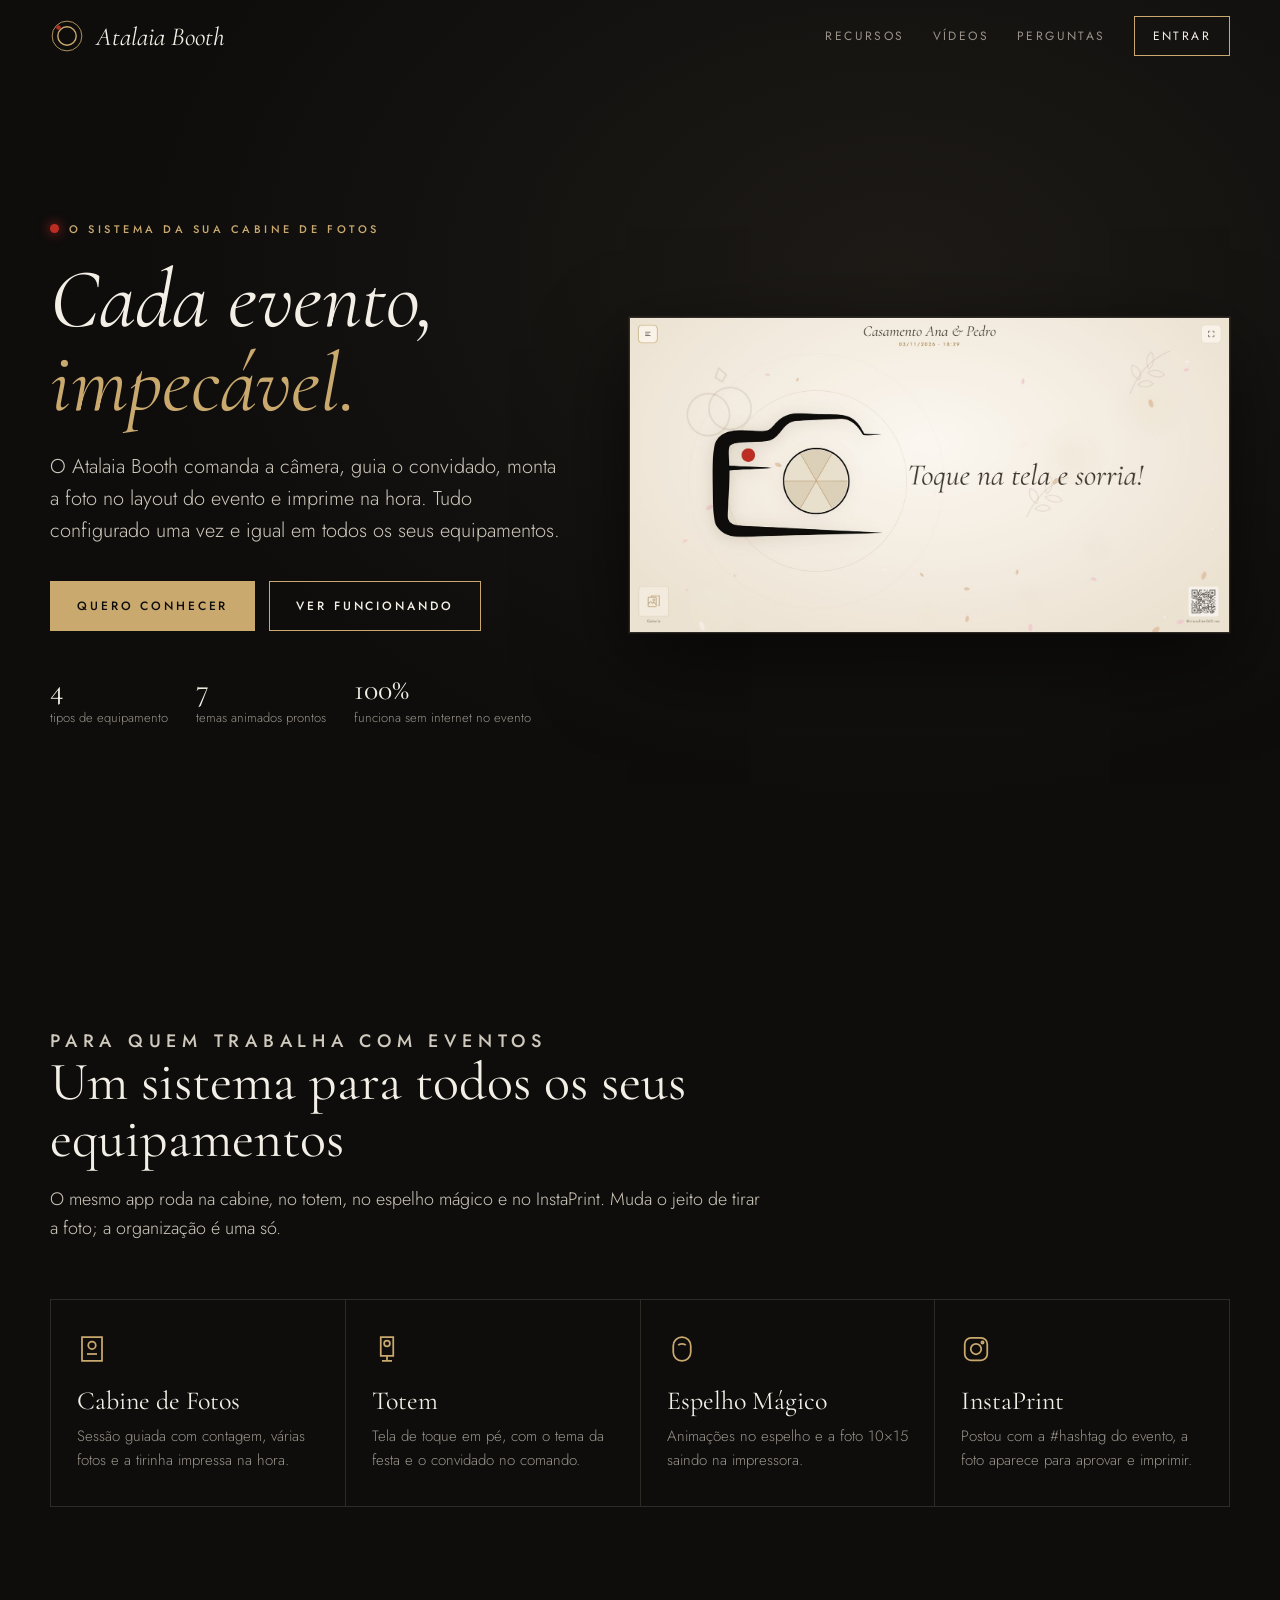
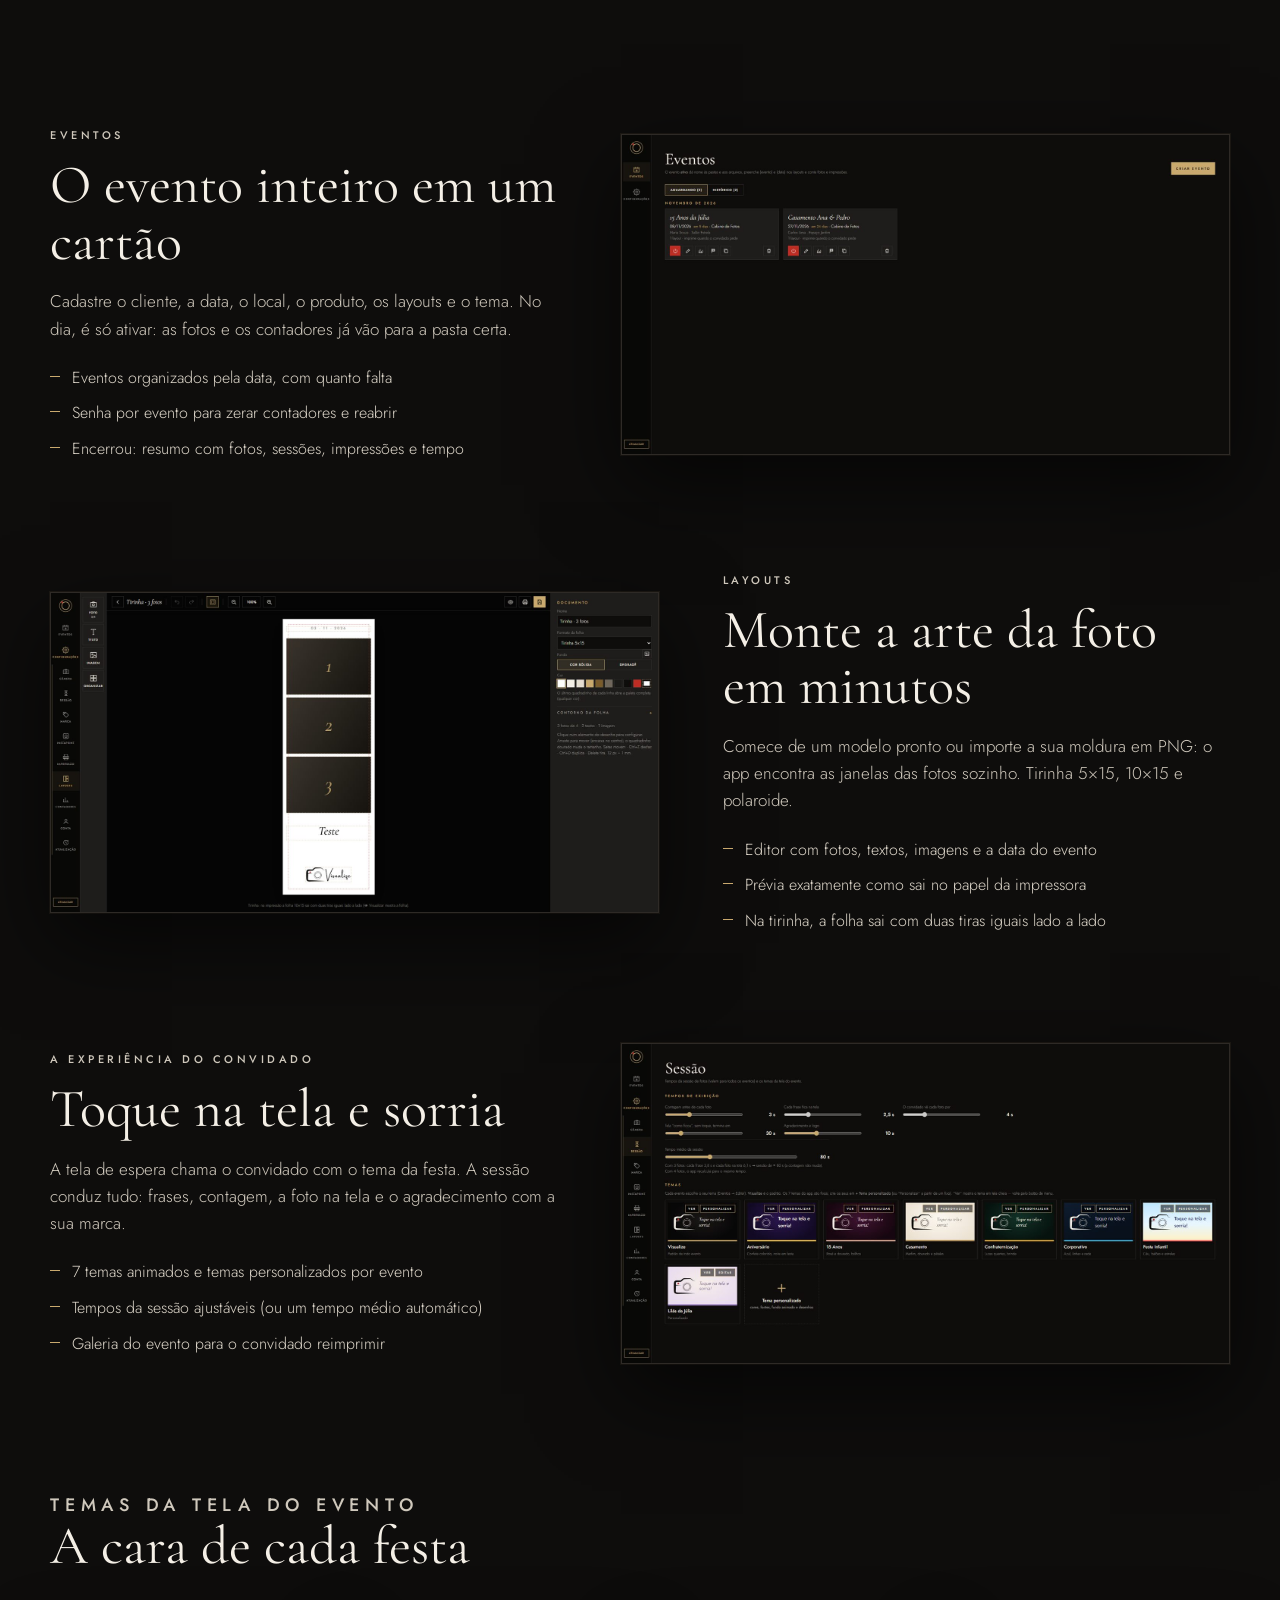
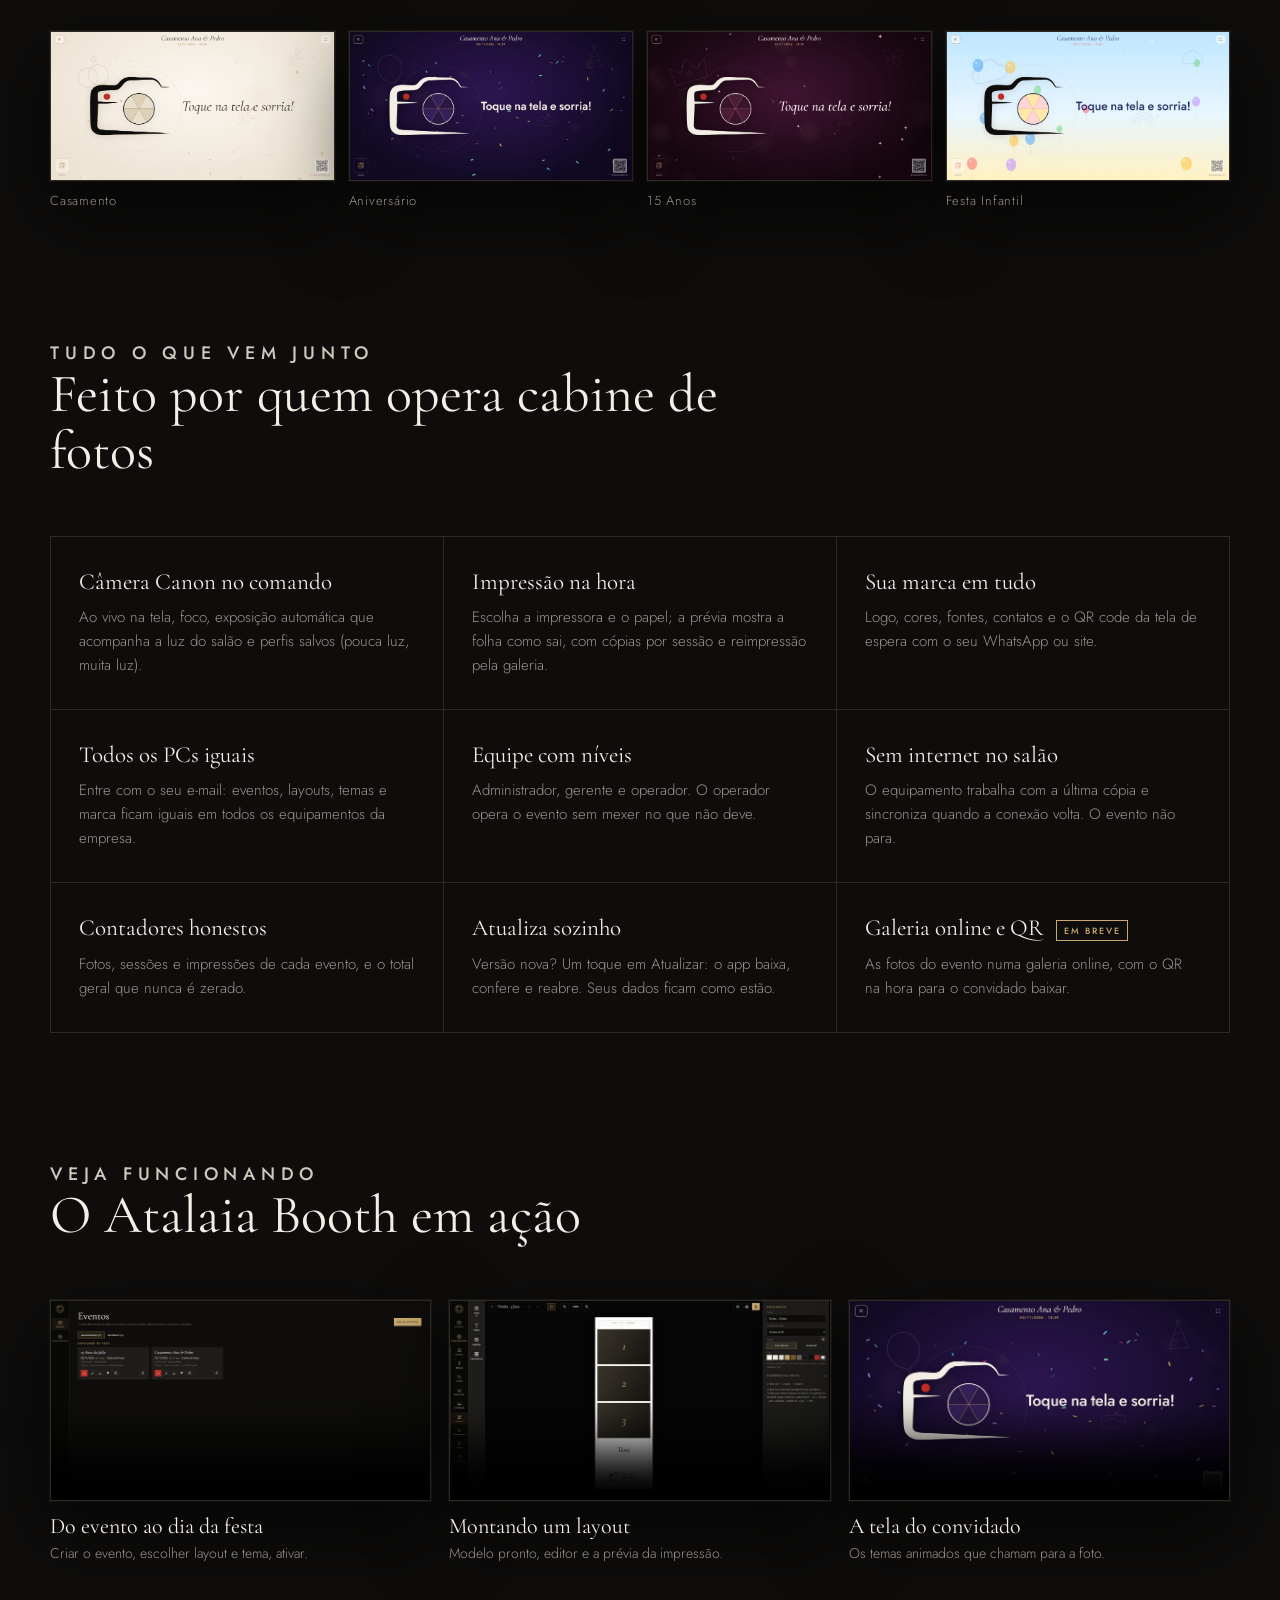
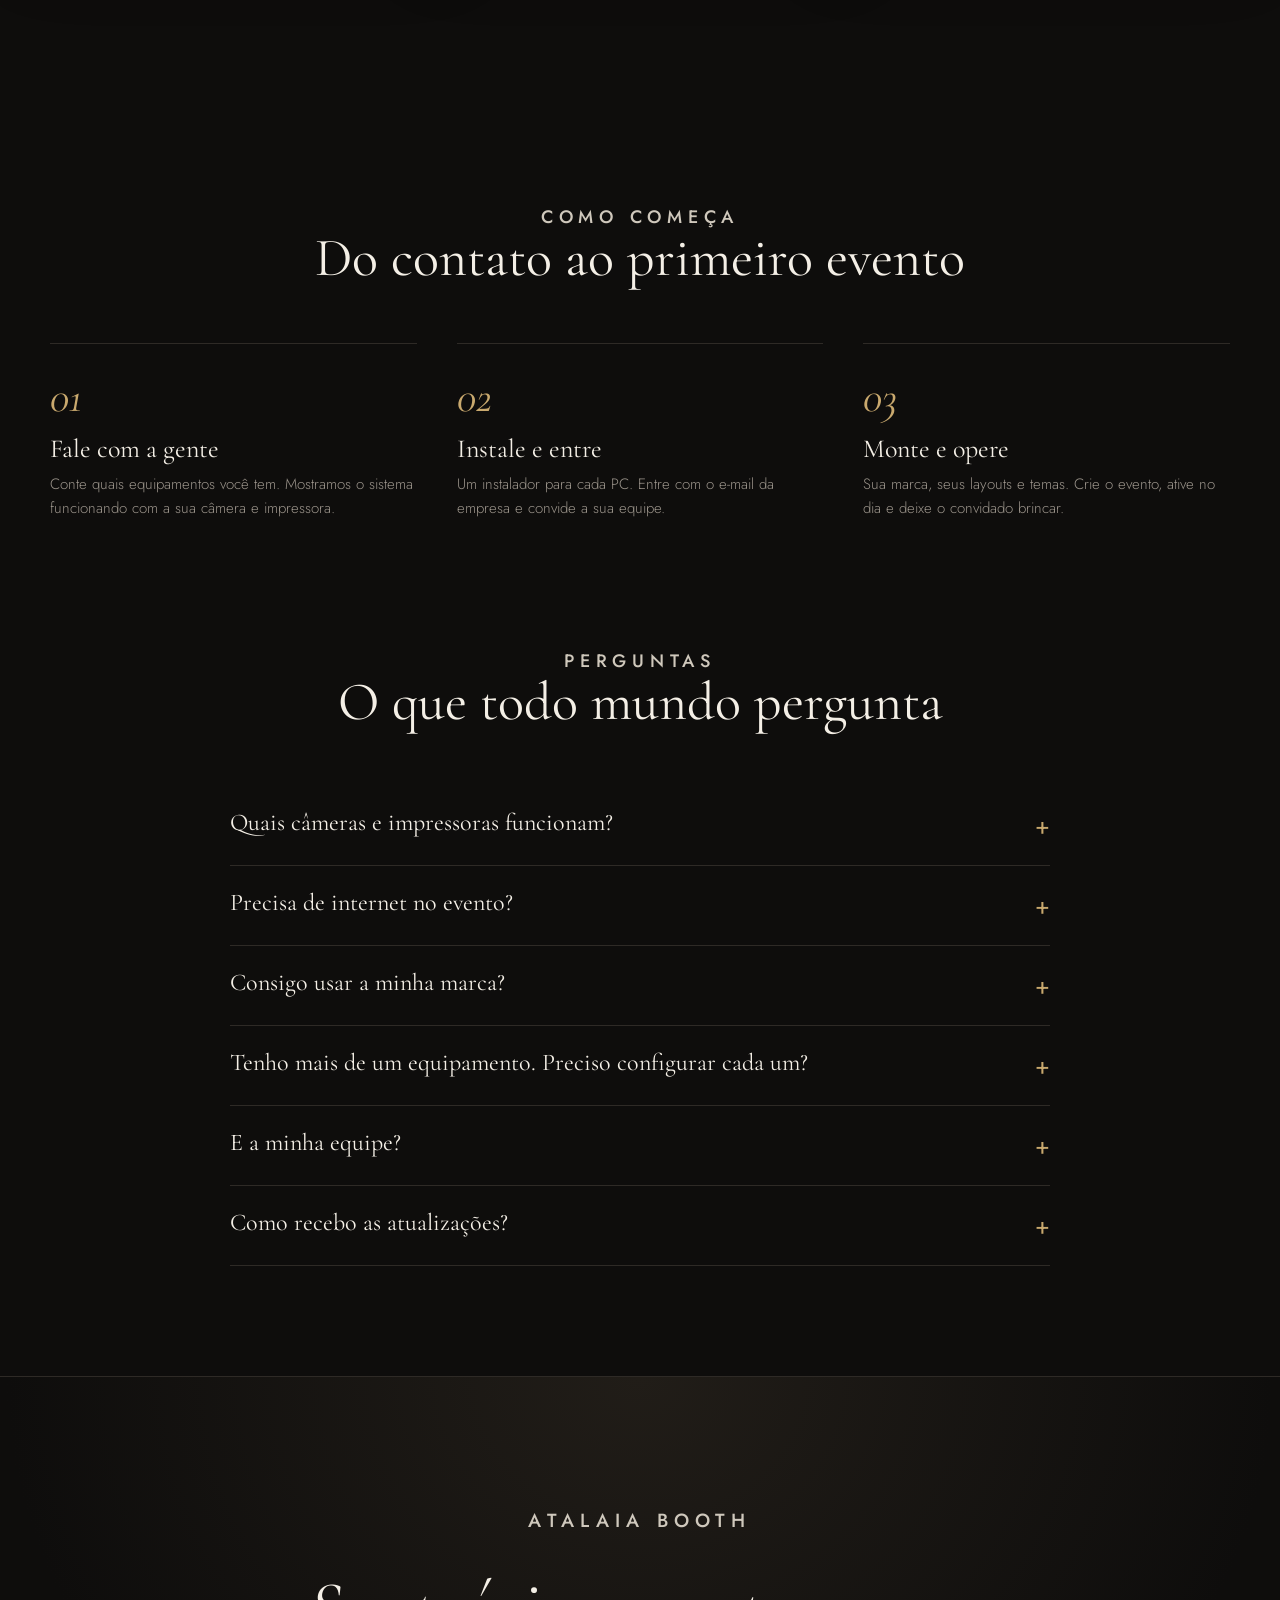
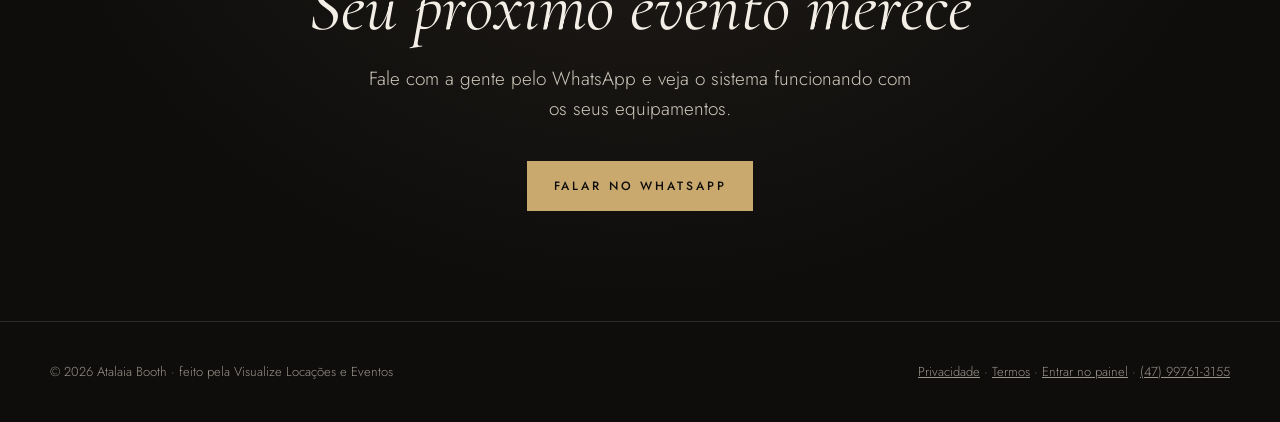
<file: index.html>
<!doctype html>
<html lang="pt-BR">
<head>
<meta charset="utf-8">
<meta name="viewport" content="width=device-width,initial-scale=1">
<title>Atalaia Booth — o sistema da sua cabine de fotos</title>
<meta name="description" content="Atalaia Booth: o software para cabine de fotos, totem, espelho mágico e InstaPrint. Eventos, layouts, temas animados, impressão e todos os equipamentos sincronizados na nuvem.">
<meta property="og:title" content="Atalaia Booth — o sistema da sua cabine de fotos">
<meta property="og:description" content="Eventos, layouts, temas animados, impressão e todos os equipamentos sincronizados. Feito por quem opera cabine de fotos.">
<meta property="og:image" content="img/13-tema-casamento.jpg">
<link rel="preconnect" href="https://fonts.googleapis.com">
<link rel="preconnect" href="https://fonts.gstatic.com" crossorigin>
<link href="https://fonts.googleapis.com/css2?family=Cormorant+Garamond:ital,wght@0,400;0,500;1,400;1,500&family=Jost:wght@300;400;500&display=swap" rel="stylesheet">
<style>
:root{--noir:#0E0D0C;--grafite:#1A1816;--fumaca:#2E2A26;--prata:#9A938A;--marfim:#F4EFE6;--champ:#C9A96E;--rec:#BE2D24;--serif:"Cormorant Garamond",Georgia,serif;--sans:"Jost","Segoe UI",sans-serif}
*{box-sizing:border-box}
html{scroll-behavior:smooth}
body{margin:0;background:var(--noir);color:var(--marfim);font:300 17px/1.6 var(--sans);-webkit-font-smoothing:antialiased}
a{color:inherit}
img{max-width:100%;display:block}
.wrap{width:min(1180px,100% - 40px);margin:0 auto}
/* itens de grade com imagem larga não podem empurrar a página para os lados no celular */
.hero .wrap>*,.feature>*,.kinds>*,.grid>*,.themes>*,.videos>*,.steps>*{min-width:0}
.eyebrow{font:500 11px var(--sans);letter-spacing:.32em;text-transform:uppercase;color:var(--champ)}
h1,h2,h3{font-family:var(--serif);font-weight:400;margin:0}
h1{font-size:clamp(44px,7vw,84px);line-height:1;font-style:italic}
h2{font-size:clamp(34px,4.6vw,54px);line-height:1.05}
h3{font-size:26px;line-height:1.15}
p{margin:0}
.btn{display:inline-flex;align-items:center;gap:10px;padding:15px 26px;font:500 12px var(--sans);letter-spacing:.24em;text-transform:uppercase;text-decoration:none;border:1px solid var(--champ);color:var(--marfim);transition:background .2s,color .2s}
.btn:hover{background:rgba(201,169,110,.12)}
.btn.f{background:var(--champ);color:var(--noir)}
.btn.f:hover{background:#d8bb85}

/* topo */
.top{position:fixed;inset:0 0 auto;z-index:20;transition:background .3s,border-color .3s;border-bottom:1px solid transparent}
.top.solid{background:rgba(14,13,12,.92);backdrop-filter:blur(8px);border-color:var(--fumaca)}
.top .wrap{display:flex;align-items:center;justify-content:space-between;height:72px;gap:20px}
.brand{display:flex;align-items:center;gap:12px;text-decoration:none}
.brand svg{width:34px;height:34px}
.brand b{font:italic 400 26px var(--serif)}
.top nav{display:flex;gap:28px;align-items:center}
.top nav a{font:400 12px var(--sans);letter-spacing:.2em;text-transform:uppercase;text-decoration:none;color:var(--prata)}
.top nav a:hover{color:var(--marfim)}
.top nav .btn{padding:10px 18px;color:var(--marfim)}

/* abertura */
.hero{min-height:min(100vh,940px);display:grid;align-items:center;padding:120px 0 70px;background:radial-gradient(ellipse at 70% 30%,#1d1a16 0,var(--noir) 60%)}
.hero .wrap{display:grid;grid-template-columns:1fr 1.15fr;gap:56px;align-items:center}
.hero h1 em{color:var(--champ)}
.hero p.lead{font-size:20px;color:#cfc8bc;margin:26px 0 34px;max-width:520px}
.hero .row{display:flex;gap:14px;flex-wrap:wrap}
.screen{border:1px solid var(--fumaca);background:#000;box-shadow:0 30px 80px rgba(0,0,0,.6),0 0 0 1px rgba(201,169,110,.08)}
.screen video,.screen img{width:100%;display:block}
.dot{display:inline-block;width:9px;height:9px;border-radius:50%;background:var(--rec);margin-right:10px;box-shadow:0 0 12px var(--rec)}
.hero .tag{margin-bottom:20px}
.trust{display:flex;gap:28px;margin-top:40px;color:var(--prata);font-size:13px;flex-wrap:wrap}
.trust b{display:block;font:400 30px var(--serif);color:var(--marfim)}

section{padding:110px 0}
.head{max-width:720px;margin-bottom:56px}
.head p{color:#cfc8bc;margin-top:18px;font-size:18px}
.center{text-align:center;margin-left:auto;margin-right:auto}

/* equipamentos */
.kinds{display:grid;grid-template-columns:repeat(4,1fr);gap:1px;background:var(--fumaca);border:1px solid var(--fumaca)}
.kinds div{background:var(--noir);padding:34px 26px}
.kinds h3{margin:14px 0 8px}
.kinds p{color:var(--prata);font-size:15px}
.kinds svg{width:30px;height:30px;stroke:var(--champ)}

/* recursos em destaque */
.feature{display:grid;grid-template-columns:1fr 1.2fr;gap:64px;align-items:center;margin-bottom:110px}
.feature:last-child{margin-bottom:0}
.feature.rev{grid-template-columns:1.2fr 1fr}
.feature.rev .txt{order:2}
.feature .txt h2{margin:14px 0 18px}
.feature .txt p{color:#cfc8bc}
.feature ul{list-style:none;padding:0;margin:22px 0 0;display:grid;gap:10px}
.feature li{padding-left:22px;position:relative;color:#ddd6ca;font-size:16px}
.feature li:before{content:"";position:absolute;left:0;top:11px;width:10px;height:1px;background:var(--champ)}

/* temas */
.themes{display:grid;grid-template-columns:repeat(4,1fr);gap:14px}
.themes figure{margin:0}
.themes figcaption{font-size:13px;color:var(--prata);margin-top:10px;letter-spacing:.06em}

/* grade de recursos */
.grid{display:grid;grid-template-columns:repeat(3,1fr);gap:1px;background:var(--fumaca);border:1px solid var(--fumaca)}
.grid div{background:var(--noir);padding:32px 28px}
.grid h3{font-size:23px;margin-bottom:10px}
.grid p{color:var(--prata);font-size:15px}
.grid .soon{font:500 9px var(--sans);letter-spacing:.2em;color:var(--champ);border:1px solid var(--champ);padding:3px 7px;margin-left:8px;vertical-align:middle}

/* passos */
.steps{display:grid;grid-template-columns:repeat(3,1fr);gap:40px;counter-reset:s}
.steps div{counter-increment:s;border-top:1px solid var(--fumaca);padding-top:26px}
.steps div:before{content:counter(s,decimal-leading-zero);font:italic 400 44px var(--serif);color:var(--champ);display:block;margin-bottom:10px}
.steps p{color:var(--prata);font-size:15px;margin-top:8px}

/* vídeos */
.videos{display:grid;grid-template-columns:repeat(3,1fr);gap:18px}
.videos figcaption{margin-top:12px}
.videos figcaption b{display:block;font:400 22px var(--serif)}
.videos figcaption span{color:var(--prata);font-size:14px}
.videos figure{margin:0}

/* perguntas */
.faq{max-width:820px;margin:0 auto}
.faq details{border-bottom:1px solid var(--fumaca);padding:22px 0}
.faq summary{cursor:pointer;font:400 24px var(--serif);list-style:none;display:flex;justify-content:space-between;gap:20px}
.faq summary:after{content:"+";color:var(--champ);font-family:var(--sans)}
.faq details[open] summary:after{content:"–"}
.faq details p{color:#cfc8bc;margin-top:12px}

/* chamada final */
.cta{text-align:center;background:radial-gradient(ellipse at 50% 0,#211d18 0,var(--noir) 70%);border-top:1px solid var(--fumaca)}
.cta h2{font-style:italic;font-size:clamp(40px,6vw,70px)}
.cta p{color:#cfc8bc;margin:20px auto 36px;max-width:560px;font-size:19px}
footer{padding:40px 0;color:var(--prata);font-size:13px;border-top:1px solid var(--fumaca)}
footer .wrap{display:flex;justify-content:space-between;gap:20px;flex-wrap:wrap}

@media (max-width:980px){
  .hero .wrap,.feature,.feature.rev{grid-template-columns:1fr}
  .feature.rev .txt{order:0}
  .kinds,.themes{grid-template-columns:repeat(2,1fr)}
  .grid,.videos{grid-template-columns:repeat(2,1fr)}
  .steps{grid-template-columns:1fr}
  .top nav a:not(.btn){display:none}
  section{padding:80px 0}
  .feature{margin-bottom:80px}
}
@media (max-width:600px){
  .kinds,.themes,.grid,.videos{grid-template-columns:1fr}
  .wrap{width:calc(100% - 32px)}
  .hero{padding-top:100px}
}
</style>
</head>
<body>

<header class="top" id="top">
  <div class="wrap">
    <a class="brand" href="#"><svg viewBox="0 0 48 48" aria-hidden="true"><circle cx="24" cy="24" r="21" fill="none" stroke="#C9A96E" stroke-width="1.2"/><circle cx="24" cy="24" r="13" fill="none" stroke="#C9A96E" stroke-width="2"/><circle cx="12" cy="12" r="3.2" fill="#BE2D24"/></svg><b>Atalaia Booth</b></a>
    <nav>
      <a href="#recursos">Recursos</a>
      <a href="#videos">Vídeos</a>
      <a href="#perguntas">Perguntas</a>
      <a class="btn" href="painel/">Entrar</a>
    </nav>
  </div>
</header>

<section class="hero">
  <div class="wrap">
    <div>
      <p class="eyebrow tag"><span class="dot"></span>O sistema da sua cabine de fotos</p>
      <h1>Cada evento,<br><em>impecável.</em></h1>
      <p class="lead">O Atalaia Booth comanda a câmera, guia o convidado, monta a foto no layout do evento e imprime na hora. Tudo configurado uma vez e igual em todos os seus equipamentos.</p>
      <div class="row">
        <a class="btn f" href="https://wa.me/5547997613155?text=Quero%20conhecer%20o%20Atalaia%20Booth" target="_blank" rel="noopener">Quero conhecer</a>
        <a class="btn" href="#videos">Ver funcionando</a>
      </div>
      <div class="trust">
        <div><b>4</b>tipos de equipamento</div>
        <div><b>7</b>temas animados prontos</div>
        <div><b>100%</b>funciona sem internet no evento</div>
      </div>
    </div>
    <div class="screen"><img src="img/13-tema-casamento.jpg" alt="Tela do convidado do Atalaia Booth com o tema Casamento: Toque na tela e sorria!"></div>
  </div>
</section>

<section>
  <div class="wrap">
    <div class="head"><p class="eyebrow">Para quem trabalha com eventos</p><h2>Um sistema para todos os seus equipamentos</h2><p>O mesmo app roda na cabine, no totem, no espelho mágico e no InstaPrint. Muda o jeito de tirar a foto; a organização é uma só.</p></div>
    <div class="kinds">
      <div><svg viewBox="0 0 24 24" fill="none" stroke-width="1.4"><rect x="4" y="2.5" width="16" height="19"/><circle cx="12" cy="9" r="3"/><path d="M8 16h8"/></svg><h3>Cabine de Fotos</h3><p>Sessão guiada com contagem, várias fotos e a tirinha impressa na hora.</p></div>
      <div><svg viewBox="0 0 24 24" fill="none" stroke-width="1.4"><rect x="7" y="2.5" width="10" height="15"/><circle cx="12" cy="7.5" r="2.3"/><path d="M12 17.5v4M8 21.5h8"/></svg><h3>Totem</h3><p>Tela de toque em pé, com o tema da festa e o convidado no comando.</p></div>
      <div><svg viewBox="0 0 24 24" fill="none" stroke-width="1.4"><rect x="5" y="2.5" width="14" height="19" rx="7"/><path d="M9 9c1-1.5 5-1.5 6 0"/></svg><h3>Espelho Mágico</h3><p>Animações no espelho e a foto 10×15 saindo na impressora.</p></div>
      <div><svg viewBox="0 0 24 24" fill="none" stroke-width="1.4"><rect x="3" y="3" width="18" height="18" rx="5"/><circle cx="12" cy="12" r="4.2"/><circle cx="17.2" cy="6.8" r=".9"/></svg><h3>InstaPrint</h3><p>Postou com a #hashtag do evento, a foto aparece para aprovar e imprimir.</p></div>
    </div>
  </div>
</section>

<section id="recursos">
  <div class="wrap">
    <div class="feature">
      <div class="txt">
        <p class="eyebrow">Eventos</p>
        <h2>O evento inteiro em um cartão</h2>
        <p>Cadastre o cliente, a data, o local, o produto, os layouts e o tema. No dia, é só ativar: as fotos e os contadores já vão para a pasta certa.</p>
        <ul>
          <li>Eventos organizados pela data, com quanto falta</li>
          <li>Senha por evento para zerar contadores e reabrir</li>
          <li>Encerrou: resumo com fotos, sessões, impressões e tempo</li>
        </ul>
      </div>
      <div class="screen"><img src="img/02-eventos.jpg" alt="Lista de eventos do Atalaia Booth organizada por mês" loading="lazy"></div>
    </div>

    <div class="feature rev">
      <div class="txt">
        <p class="eyebrow">Layouts</p>
        <h2>Monte a arte da foto em minutos</h2>
        <p>Comece de um modelo pronto ou importe a sua moldura em PNG: o app encontra as janelas das fotos sozinho. Tirinha 5×15, 10×15 e polaroide.</p>
        <ul>
          <li>Editor com fotos, textos, imagens e a data do evento</li>
          <li>Prévia exatamente como sai no papel da impressora</li>
          <li>Na tirinha, a folha sai com duas tiras iguais lado a lado</li>
        </ul>
      </div>
      <div class="screen"><img src="img/07-editor.jpg" alt="Editor de layout do Atalaia Booth com uma tirinha de 3 fotos" loading="lazy"></div>
    </div>

    <div class="feature">
      <div class="txt">
        <p class="eyebrow">A experiência do convidado</p>
        <h2>Toque na tela e sorria</h2>
        <p>A tela de espera chama o convidado com o tema da festa. A sessão conduz tudo: frases, contagem, a foto na tela e o agradecimento com a sua marca.</p>
        <ul>
          <li>7 temas animados e temas personalizados por evento</li>
          <li>Tempos da sessão ajustáveis (ou um tempo médio automático)</li>
          <li>Galeria do evento para o convidado reimprimir</li>
        </ul>
      </div>
      <div class="screen"><img src="img/04-temas.jpg" alt="Galeria de temas da tela do evento no Atalaia Booth" loading="lazy"></div>
    </div>
  </div>
</section>

<section style="padding-top:0">
  <div class="wrap">
    <div class="head"><p class="eyebrow">Temas da tela do evento</p><h2>A cara de cada festa</h2></div>
    <div class="themes">
      <figure><div class="screen"><img src="img/13-tema-casamento.jpg" alt="Tema Casamento" loading="lazy"></div><figcaption>Casamento</figcaption></figure>
      <figure><div class="screen"><img src="img/13-tema-aniversario.jpg" alt="Tema Aniversário" loading="lazy"></div><figcaption>Aniversário</figcaption></figure>
      <figure><div class="screen"><img src="img/13-tema-quinze.jpg" alt="Tema 15 Anos" loading="lazy"></div><figcaption>15 Anos</figcaption></figure>
      <figure><div class="screen"><img src="img/13-tema-infantil.jpg" alt="Tema Festa Infantil" loading="lazy"></div><figcaption>Festa Infantil</figcaption></figure>
    </div>
  </div>
</section>

<section style="padding-top:0">
  <div class="wrap">
    <div class="head"><p class="eyebrow">Tudo o que vem junto</p><h2>Feito por quem opera cabine de fotos</h2></div>
    <div class="grid">
      <div><h3>Câmera Canon no comando</h3><p>Ao vivo na tela, foco, exposição automática que acompanha a luz do salão e perfis salvos (pouca luz, muita luz).</p></div>
      <div><h3>Impressão na hora</h3><p>Escolha a impressora e o papel; a prévia mostra a folha como sai, com cópias por sessão e reimpressão pela galeria.</p></div>
      <div><h3>Sua marca em tudo</h3><p>Logo, cores, fontes, contatos e o QR code da tela de espera com o seu WhatsApp ou site.</p></div>
      <div><h3>Todos os PCs iguais</h3><p>Entre com o seu e-mail: eventos, layouts, temas e marca ficam iguais em todos os equipamentos da empresa.</p></div>
      <div><h3>Equipe com níveis</h3><p>Administrador, gerente e operador. O operador opera o evento sem mexer no que não deve.</p></div>
      <div><h3>Sem internet no salão</h3><p>O equipamento trabalha com a última cópia e sincroniza quando a conexão volta. O evento não para.</p></div>
      <div><h3>Contadores honestos</h3><p>Fotos, sessões e impressões de cada evento, e o total geral que nunca é zerado.</p></div>
      <div><h3>Atualiza sozinho</h3><p>Versão nova? Um toque em Atualizar: o app baixa, confere e reabre. Seus dados ficam como estão.</p></div>
      <div><h3>Galeria online e QR <span class="soon">EM BREVE</span></h3><p>As fotos do evento numa galeria online, com o QR na hora para o convidado baixar.</p></div>
    </div>
  </div>
</section>

<section id="videos" style="padding-top:0">
  <div class="wrap">
    <div class="head"><p class="eyebrow">Veja funcionando</p><h2>O Atalaia Booth em ação</h2></div>
    <div class="videos">
      <figure><div class="screen"><video src="video/evento.mp4" poster="img/02-eventos.jpg" controls preload="none" playsinline></video></div><figcaption><b>Do evento ao dia da festa</b><span>Criar o evento, escolher layout e tema, ativar.</span></figcaption></figure>
      <figure><div class="screen"><video src="video/layout.mp4" poster="img/07-editor.jpg" controls preload="none" playsinline></video></div><figcaption><b>Montando um layout</b><span>Modelo pronto, editor e a prévia da impressão.</span></figcaption></figure>
      <figure><div class="screen"><video src="video/convidado.mp4" poster="img/13-tema-aniversario.jpg" controls preload="none" playsinline></video></div><figcaption><b>A tela do convidado</b><span>Os temas animados que chamam para a foto.</span></figcaption></figure>
    </div>
  </div>
</section>

<section>
  <div class="wrap">
    <div class="head center" style="text-align:center"><p class="eyebrow">Como começa</p><h2>Do contato ao primeiro evento</h2></div>
    <div class="steps">
      <div><h3>Fale com a gente</h3><p>Conte quais equipamentos você tem. Mostramos o sistema funcionando com a sua câmera e impressora.</p></div>
      <div><h3>Instale e entre</h3><p>Um instalador para cada PC. Entre com o e-mail da empresa e convide a sua equipe.</p></div>
      <div><h3>Monte e opere</h3><p>Sua marca, seus layouts e temas. Crie o evento, ative no dia e deixe o convidado brincar.</p></div>
    </div>
  </div>
</section>

<section id="perguntas" style="padding-top:0">
  <div class="wrap faq">
    <div class="head center" style="text-align:center"><p class="eyebrow">Perguntas</p><h2>O que todo mundo pergunta</h2></div>
    <details><summary>Quais câmeras e impressoras funcionam?</summary><p>Câmeras Canon (linha EOS com ligação USB) e as impressoras de foto instaladas no Windows, como as térmicas de 10×15. Também dá para salvar em PDF para testar sem gastar papel.</p></details>
    <details><summary>Precisa de internet no evento?</summary><p>Não. O equipamento funciona com a última cópia dos seus eventos, layouts e temas. A internet só é usada para sincronizar com os outros PCs, atualizar o app e, no InstaPrint, buscar as fotos da hashtag.</p></details>
    <details><summary>Consigo usar a minha marca?</summary><p>Sim: logo, cores, fontes, telefone, Instagram e o QR code da tela de espera. A tela do evento pode ter um tema personalizado para cada festa.</p></details>
    <details><summary>Tenho mais de um equipamento. Preciso configurar cada um?</summary><p>Não. Entre com a conta da empresa em cada PC: o que você cria num aparece nos outros em segundos.</p></details>
    <details><summary>E a minha equipe?</summary><p>Cada pessoa entra com o próprio e-mail e um nível: administrador, gerente ou operador. Desativar alguém tira o acesso na hora, sem apagar nada.</p></details>
    <details><summary>Como recebo as atualizações?</summary><p>Pelo próprio app, em Configurações → Atualização: um toque e ele se atualiza sozinho, sem mexer nos seus dados.</p></details>
  </div>
</section>

<section class="cta">
  <div class="wrap">
    <p class="eyebrow">Atalaia Booth</p>
    <h2>Seu próximo evento merece</h2>
    <p>Fale com a gente pelo WhatsApp e veja o sistema funcionando com os seus equipamentos.</p>
    <a class="btn f" href="https://wa.me/5547997613155?text=Quero%20conhecer%20o%20Atalaia%20Booth" target="_blank" rel="noopener">Falar no WhatsApp</a>
  </div>
</section>

<footer>
  <div class="wrap"><span>© 2026 Atalaia Booth · feito pela Visualize Locações e Eventos</span><span><a href="privacidade.html">Privacidade</a> · <a href="termos.html">Termos</a> · <a href="painel/">Entrar no painel</a> · <a href="https://wa.me/5547997613155" target="_blank" rel="noopener">(47) 99761-3155</a></span></div>
</footer>

<script>
const bar = document.getElementById("top"); // "top" já é uma palavra do navegador (window.top)
const solid = () => bar.classList.toggle("solid", scrollY > 30);
addEventListener("scroll", solid, { passive: true });
solid();
</script>
</body>
</html>
</file>
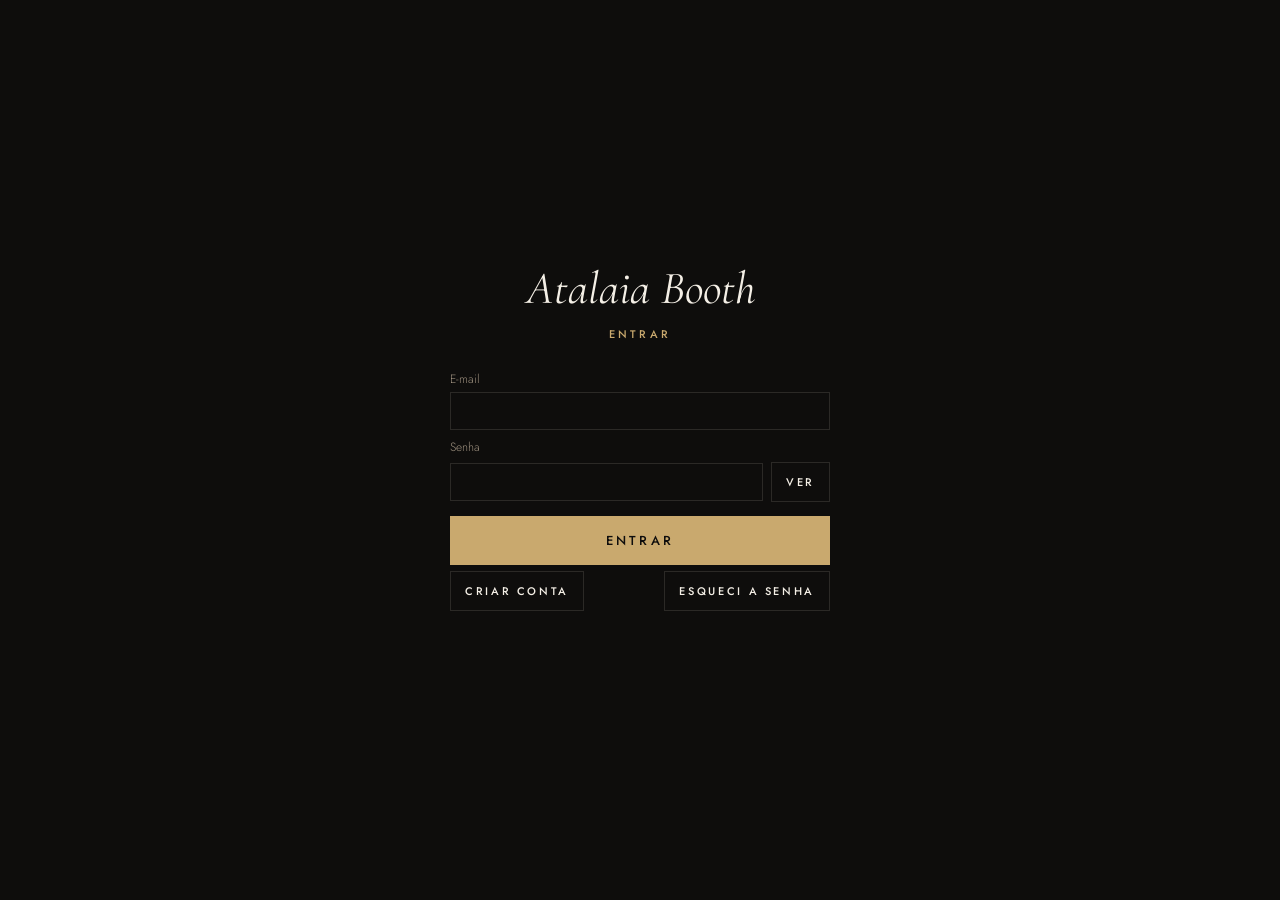
<file: painel/index.html>
<!doctype html>
<html lang="pt-BR"><head><meta charset="utf-8"><meta name="robots" content="noindex"><title>Painel — Atalaia Booth</title>
<meta http-equiv="refresh" content="0; url=app/"><script>location.replace("app/" + location.hash)</script></head>
<body style="background:#0E0D0C"><a href="app/" style="color:#C9A96E">Abrir o painel</a></body></html>
</file>
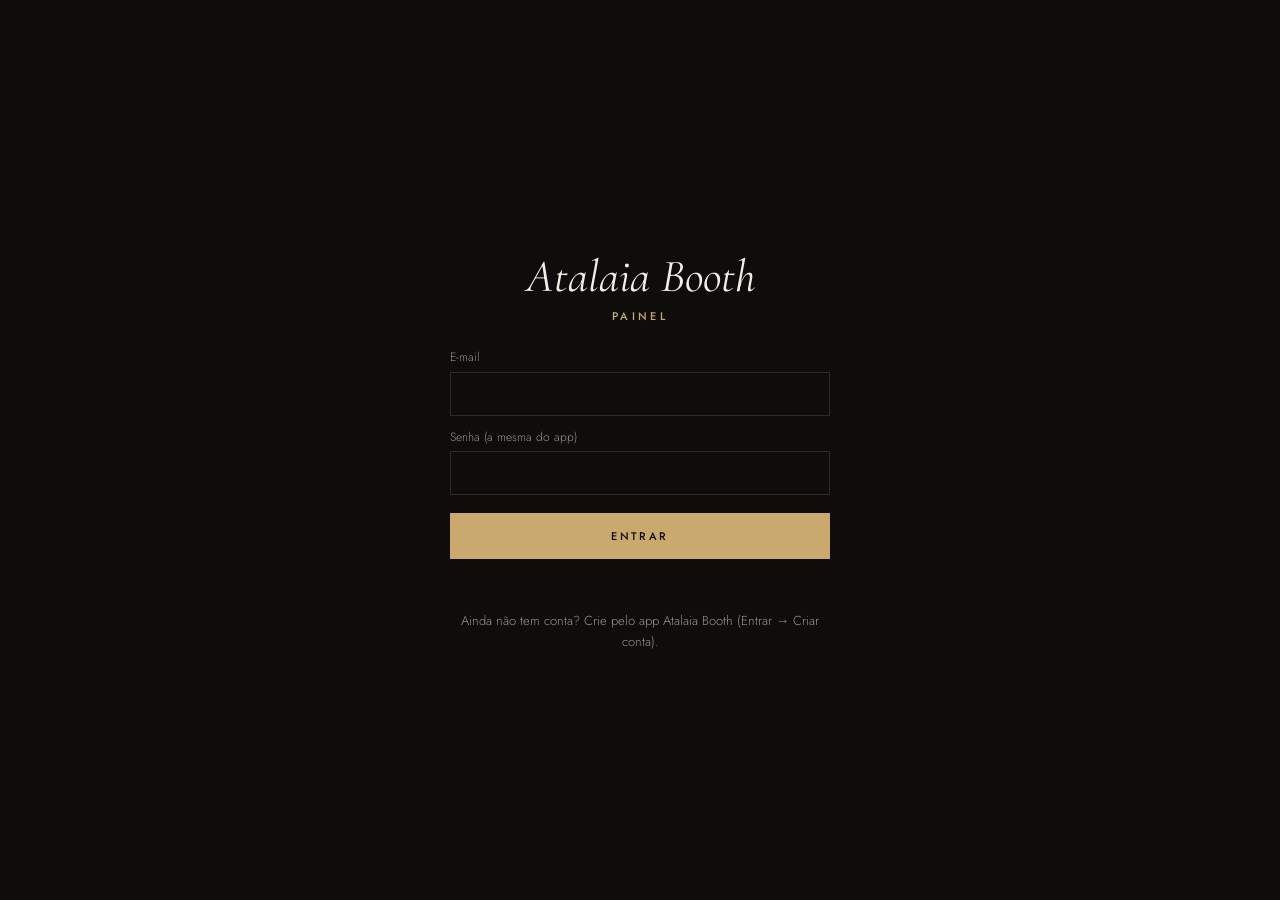
<file: _antigo/painel-v1 (substituido pelas telas do app)/index.html>
<!doctype html>
<html lang="pt-BR">
<head>
<meta charset="utf-8">
<meta name="viewport" content="width=device-width,initial-scale=1">
<title>Painel — Atalaia Booth</title>
<meta name="robots" content="noindex">
<link rel="preconnect" href="https://fonts.googleapis.com">
<link rel="preconnect" href="https://fonts.gstatic.com" crossorigin>
<link href="https://fonts.googleapis.com/css2?family=Cormorant+Garamond:ital,wght@0,400;1,400&family=Jost:wght@300;400;500&display=swap" rel="stylesheet">
<link rel="stylesheet" href="painel.css">
</head>
<body>

<!-- entrar -->
<section class="login" id="login" hidden>
  <form class="login-box" id="lgForm">
    <h1>Atalaia Booth</h1>
    <p class="eyebrow">Painel</p>
    <label for="lgEmail">E-mail</label><input id="lgEmail" type="email" autocomplete="username" required>
    <label for="lgPass">Senha (a mesma do app)</label><input id="lgPass" type="password" autocomplete="current-password" required>
    <button class="btn f" type="submit">Entrar</button>
    <p class="msg" id="lgMsg"></p>
    <p class="hint">Ainda não tem conta? Crie pelo app Atalaia Booth (Entrar → Criar conta).</p>
  </form>
</section>

<!-- painel -->
<div class="app" id="app" hidden>
  <header class="bar">
    <a class="brand" href="../"><svg viewBox="0 0 48 48" aria-hidden="true"><circle cx="24" cy="24" r="21" fill="none" stroke="#C9A96E" stroke-width="1.2"/><circle cx="24" cy="24" r="13" fill="none" stroke="#C9A96E" stroke-width="2"/><circle cx="12" cy="12" r="3.2" fill="#BE2D24"/></svg><b>Atalaia Booth</b></a>
    <nav><button class="tab on" data-view="events">Eventos</button><button class="tab" data-view="gallery">Galeria</button></nav>
    <div class="who"><span id="who"></span><button class="btn small" id="logout">Sair</button></div>
  </header>

  <main>
    <section id="vEvents">
      <div class="head">
        <div><h1>Eventos</h1><p class="hint">O que você cria ou muda aqui aparece nos equipamentos da empresa em segundos. Ativar e encerrar são feitos no equipamento.</p></div>
        <button class="btn f" id="newEvent">Criar evento</button>
      </div>
      <div class="seg" id="evTabs"><button class="on" data-v="open">Aguardando</button><button data-v="closed">Histórico</button></div>
      <p class="hint" id="loading">Carregando…</p>
      <div class="cards" id="cards"></div>
    </section>

    <section id="vForm" hidden>
      <div class="head">
        <div><button class="btn small" id="fBack">← Voltar</button><h1 id="fTitle">Novo evento</h1></div>
        <button class="btn f" id="fSave">Salvar</button>
      </div>
      <div class="grid2">
        <fieldset>
          <legend>Evento</legend>
          <label for="fName">Nome do evento</label><input id="fName" maxlength="60">
          <div class="two"><div><label for="fDate">Data</label><input id="fDate" type="date"></div>
            <div><label for="fProduct">Produto</label><select id="fProduct"><option value="totem">Totem</option><option value="cabine">Cabine de Fotos</option><option value="espelho">Espelho Mágico</option><option value="instaprint">InstaPrint</option></select></div></div>
          <div class="two"><div><label for="fClient">Cliente</label><input id="fClient" maxlength="80"></div><div><label for="fPlace">Local</label><input id="fPlace" maxlength="80"></div></div>
          <div id="fHashRow"><label for="fHashtag">#hashtag do InstaPrint</label><input id="fHashtag" maxlength="100" placeholder="festadaju"></div>
          <label for="fPhrase">Frase da tela do convidado</label><input id="fPhrase" maxlength="80">
        </fieldset>
        <fieldset>
          <legend>Impressão e senha</legend>
          <label class="check"><input type="checkbox" id="fPrint"> Oferecer impressão ao convidado</label>
          <label for="fCopies">Cópias a cada impressão</label><select id="fCopies"><option>1</option><option>2</option><option>3</option></select>
          <label for="fPw">Senha do evento <small id="fPwHint"></small></label><input id="fPw" type="password" autocomplete="new-password">
          <div id="fPwCurRow"><label for="fPwCur">Senha atual (só para trocar)</label><input id="fPwCur" type="password" autocomplete="off"></div>
          <p class="hint">A senha do evento zera os contadores, tira foto da galeria e reabre o evento encerrado.</p>
        </fieldset>
        <fieldset class="wide">
          <legend>Tema da tela do evento</legend>
          <div class="chips" id="fThemes"></div>
        </fieldset>
        <fieldset class="wide">
          <legend>Layouts do evento</legend>
          <p class="hint">Escolha até 8. O ★ marca o padrão, que aparece primeiro. Layouts novos são criados no app.</p>
          <div class="chips" id="fLayouts"></div>
        </fieldset>
      </div>
    </section>

    <section id="vGallery" hidden>
      <div class="head"><div><h1>Galeria</h1><p class="hint">As fotos dos eventos online, com o QR para o convidado baixar.</p></div></div>
      <div class="soon"><p class="eyebrow">Em breve</p><p>A galeria online está sendo preparada: as fotos de cada evento vão para o Google Drive da sua empresa e aparecem aqui.</p></div>
    </section>
  </main>
</div>

<div class="toast" id="toast"></div>
<script src="painel.js"></script>
</body>
</html>
</file>
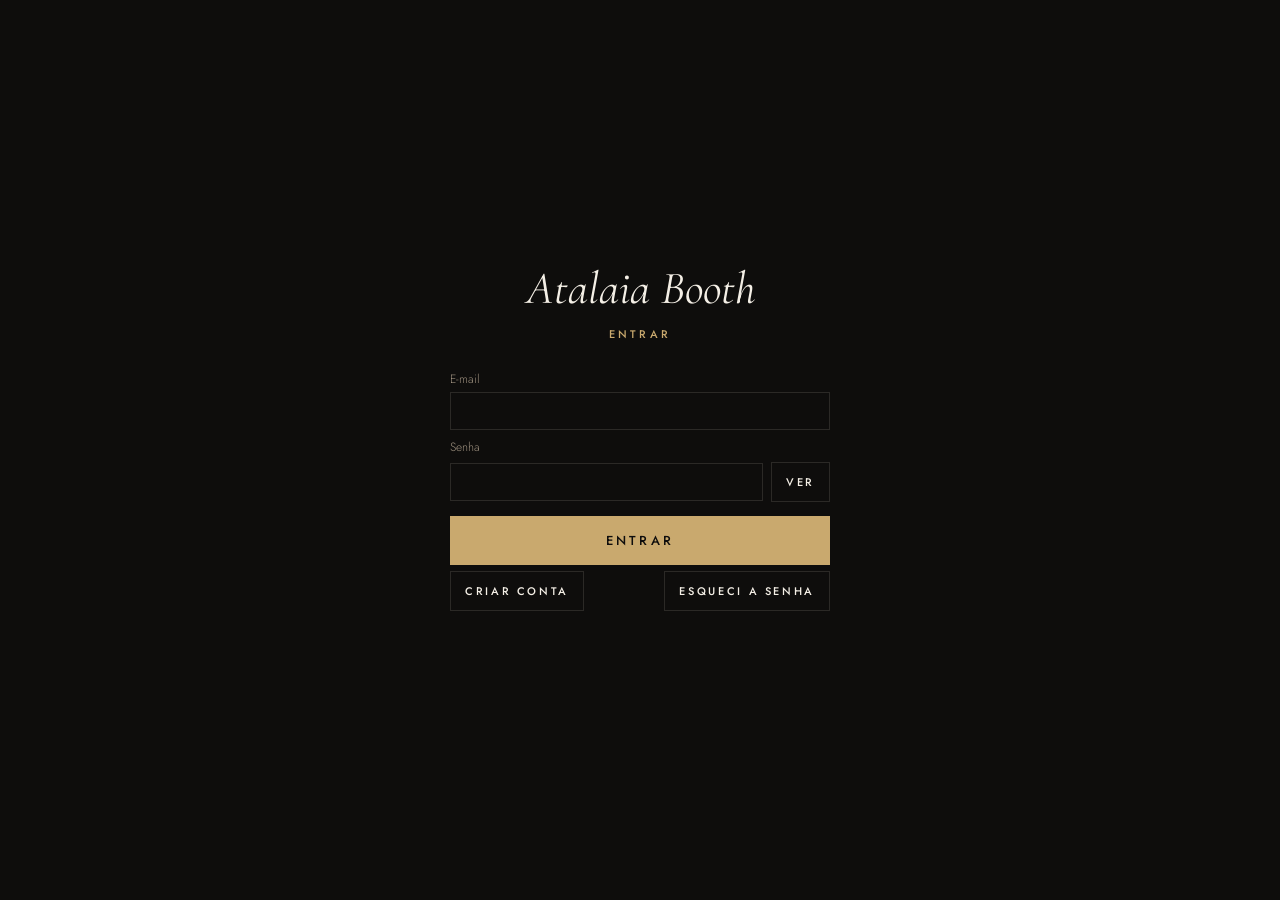
<file: painel/app/index.html>
<!doctype html>
<html lang="pt-BR">
<head>
<meta charset="utf-8">
<title>Atalaia Booth</title>
<link rel="stylesheet" href="fonts.css">
<link rel="stylesheet" href="style.css">
<link rel="stylesheet" href="nuvem.css">
<meta name="robots" content="noindex">
</head>
<body>
<!-- ===================== tela de espera / tela do convidado (home.js) ===================== -->
<section class="home" id="home">
  <canvas class="home-bg" id="homeBg" aria-hidden="true"></canvas>
  <div class="home-icons" id="homeIcons" aria-hidden="true"></div>
  <header class="home-top">
    <button class="home-btn" id="homeMenu" title="Menu" aria-label="Abrir o menu"><svg viewBox="0 0 24 24" fill="none" stroke="currentColor" stroke-width="1.5" aria-hidden="true"><path d="M4 7h16M4 12h11M4 17h16"/></svg></button>
    <div class="home-clock"><em id="homeEvName"></em><b id="homeClock"></b><span id="homeDate"></span><small class="home-handle" data-brand="instagram">@visualize360.rec</small></div>
    <div class="home-right">
      <button class="home-btn home-back" id="homeBackEv" hidden title="Voltar para a tela do evento ativo"><svg viewBox="0 0 24 24" fill="none" stroke="currentColor" stroke-width="1.5" aria-hidden="true"><rect x="3" y="5" width="18" height="16"/><path d="M3 10h18M8 3v4M16 3v4"/><path d="M10 13.5l4 2-4 2z" fill="currentColor"/></svg><span>Voltar ao evento</span></button>
      <button class="home-btn" id="homeFull" title="Tela cheia (F11)" aria-label="Tela cheia"><svg viewBox="0 0 24 24" fill="none" stroke="currentColor" stroke-width="1.5" aria-hidden="true"><path d="M4 9V4h5M15 4h5v5M20 15v5h-5M9 20H4v-5"/></svg></button>
    </div>
  </header>
  <p class="home-evinfo" id="homeEvInfo" hidden></p>
  <div class="home-idle">
    <img class="home-logo" src="img/logo-horizontal.svg" alt="">
    <aside class="home-qr">
      <div class="qr" id="homeQr"></div>
      <b><svg viewBox="0 0 24 24" fill="none" stroke="currentColor" stroke-width="1.5" aria-hidden="true"><path d="M20 12a8 8 0 01-11.6 7.1L4 20l1-4A8 8 0 1120 12z"/></svg>Fale com a gente</b>
      <span>Aponte a câmera do celular</span>
      <em id="homeQrPhone"></em>
      <div class="home-insta"><svg viewBox="0 0 24 24" fill="none" stroke="currentColor" stroke-width="1.5" aria-hidden="true"><rect x="3" y="3" width="18" height="18" rx="5"/><circle cx="12" cy="12" r="4.2"/><circle cx="17.3" cy="6.7" r="1" fill="currentColor" stroke="none"/></svg><span data-brand="instagram">@visualize360.rec</span></div>
    </aside>
  </div>
  <div class="home-guest">
    <div class="home-camwrap">
      <div class="waves" aria-hidden="true"><i></i><i></i><i></i></div>
      <img class="home-cam" src="img/logo-camera.svg" alt="">
      <!-- obturador dentro da lente: mesmo viewBox do desenho da câmera -->
      <svg class="home-lens" viewBox="38.54 10.62 608 458.93" aria-hidden="true">
        <defs><clipPath id="lensClip"><circle cx="412.8" cy="260.6" r="110"/></clipPath></defs>
        <g id="lensBlades" clip-path="url(#lensClip)"></g>
      </svg>
    </div>
    <div class="home-phrase"><p id="homePhrase"></p></div>
    <aside class="home-mini" id="homeMini"><div class="qr" id="homeQrMini"></div><span data-brand="instagram">@visualize360.rec</span><b class="home-mini-live">Fotos ao vivo</b></aside>
    <p class="home-evcount" id="homeEvCount"></p>
    <button class="home-gal" id="homeGallery" title="Ver e imprimir de novo as fotos da festa"><i><svg viewBox="0 0 24 24" fill="none" stroke="currentColor" stroke-width="1.5" aria-hidden="true"><rect x="3" y="5" width="13" height="15" rx="1"/><path d="M8 5V3h13v15h-2"/><path d="M3 16l4-4 3 3 2-2 4 4"/><circle cx="12" cy="9.5" r="1.3"/></svg></i><span>Galeria</span></button>
  </div>
  <!-- galeria do evento (gallery.js) -->
  <div class="gallery-view" id="galleryView" hidden>
    <header class="gal-head"><div><b>Galeria</b><span id="galEvent"></span></div>
      <button class="run-cancel" id="galClose" title="Voltar" aria-label="Fechar a galeria"><svg viewBox="0 0 24 24" fill="none" stroke="currentColor" stroke-width="1.5" aria-hidden="true"><path d="M6 6l12 12M18 6L6 18"/></svg></button></header>
    <div class="gal-grid" id="galGrid"></div>
    <p class="gal-empty" id="galEmpty" hidden>Ainda não há fotos desta festa.</p>
    <div class="gal-detail" id="galDetail" hidden>
      <img id="galImg" alt="">
      <div class="gal-side">
        <div id="galPrintRow">
          <p>Quantas cópias?</p>
          <div class="gal-copies"><button id="galMinus" aria-label="Menos">−</button><b id="galCopies">1</b><button id="galPlus" aria-label="Mais">+</button></div>
          <button class="run-btn" id="galPrint">Imprimir</button>
        </div>
        <button class="run-btn ghost" id="galBack">Voltar</button>
        <button class="gal-del" id="galDelete"><svg viewBox="0 0 24 24" fill="none" stroke="currentColor" stroke-width="1.5" aria-hidden="true"><path d="M4 7h16M9 7V4h6v3M6 7l1 13h10l1-13"/></svg>Apagar da galeria</button>
      </div>
    </div>
  </div>
  <!-- painel do evento InstaPrint (instaprint.js): aprovar, ajustar e imprimir -->
  <div class="insta-panel" id="instaPanel" hidden>
    <div class="ip-head">
      <b id="ipTag"></b><span id="ipStatus"></span><span class="grow"></span>
      <div class="ip-counts" id="ipCounts"></div>
      <button class="ghost" id="ipFetch">Buscar agora</button><button id="ipGallery">Galeria</button>
    </div>
    <div class="ip-grid">
      <section class="ip-col">
        <h2>Chegando <span id="ipNewCount">0</span></h2>
        <div class="ip-list" id="ipIncoming"></div>
        <p class="hint" id="ipNoNew">Nenhuma foto nova. Elas aparecem aqui assim que alguém posta com a hashtag.</p>
      </section>
      <section class="ip-col ip-sheet">
        <h2>Folha</h2>
        <div class="ip-sheetbox" id="ipSheetBox"></div>
        <p class="hint" id="ipSheetEmpty"></p>
        <p class="hint" id="ipWaiting"></p>
        <p class="hint">Arraste a foto para enquadrar; roda do mouse ou − / + para zoom.</p>
        <div class="ip-zoom" id="ipZoom"></div>
        <div class="row"><button class="ghost" id="ipSwap">Trocar os lados</button><span class="grow"></span><button class="f big" id="ipPrint">Imprimir</button></div>
      </section>
      <section class="ip-col">
        <h2>Fila</h2>
        <div class="ip-thumbs" id="ipQueue"></div>
        <h2>Impressas</h2>
        <div class="ip-thumbs" id="ipPrinted"></div>
      </section>
    </div>
  </div>
  <!-- sessão de fotos do convidado (guest.js) -->
  <div class="guest-run" id="guestRun" hidden>
    <img class="run-live" id="runLive" alt="">
    <div class="run-shade"></div>
    <div class="run-dots" id="runDots"></div>
    <header class="run-head"><b id="runEvName"></b><span><i id="runEvDate"></i> · <i id="runWhen"></i></span></header>
    <aside class="run-side">
      <div class="run-mini" id="runMini" title="Toque numa foto para refazer"><div class="run-mini-now" id="runMiniNow"></div></div>
      <div class="run-liveqr" id="runLiveQrBox" hidden><div class="qr" id="runLiveQr"></div><span>Fotos ao vivo</span></div>
    </aside>
    <div class="run-copies" id="runCopies" hidden><button data-d="-1" aria-label="Menos cópias">‹</button><b id="runCopiesN">1</b><span id="runCopiesL">cópia</span><button data-d="1" aria-label="Mais cópias">›</button></div>
    <div class="run-redo" id="runRedo" hidden>
      <img id="runRedoImg" alt=""><b id="runRedoNo"></b>
      <button class="run-btn" id="runRedoYes">Refazer esta foto</button>
      <button class="run-btn ghost" id="runRedoKeep">Manter</button>
    </div>
    <div class="run-pile" id="runPile"></div>
    <button class="run-cancel" id="runCancel" title="Encerrar a sessão" aria-label="Encerrar a sessão"><svg viewBox="0 0 24 24" fill="none" stroke="currentColor" stroke-width="1.5" aria-hidden="true"><path d="M6 6l12 12M18 6L6 18"/></svg></button>
    <div class="run-part" data-part="say"><p class="run-say" id="runSay"></p></div>
    <div class="run-part" data-part="count"><b class="run-count" id="runCount"></b></div>
    <div class="run-part" data-part="choose"><p class="run-title">Escolha o seu layout</p><div class="run-layouts" id="runLayouts"></div></div>
    <div class="run-part" data-part="bg"><p class="run-title">Escolha o fundo da foto</p><div class="run-layouts" id="runBgs"></div></div>
    <div class="run-part" data-part="review" id="runReview">
      <div class="run-shotbox" id="runShotBox"><img id="runShot" alt=""><span id="runShotNo"></span></div>
      <div class="run-bar"><i id="runReviewBar"></i></div>
    </div>
    <div class="run-part" data-part="result" id="runResultPart">
      <div class="run-result" id="runResult"></div>
      <div class="run-actions"><button class="run-btn" id="runPrint">Imprimir</button><button class="run-btn ghost" id="runDone">Concluir</button></div>
      <div class="run-bar"><i id="runFinalBar"></i></div>
    </div>
    <div class="run-part" data-part="thanks"><p class="run-say" id="runThanks"></p><p class="run-pickup" id="runPickup"></p>
      <div class="run-gallery" id="runGallery" hidden><div class="run-gallery-qr" id="runGalleryQr"></div><p>Suas fotos online<br><small>aponte a câmera do celular</small></p></div></div>
    <div class="run-part" data-part="logo"><img class="run-logo" id="runLogo" src="img/logo-horizontal.svg" alt="Visualize"><span class="run-insta"><svg viewBox="0 0 24 24" fill="none" stroke="currentColor" stroke-width="1.5" aria-hidden="true"><rect x="3" y="3" width="18" height="18" rx="5"/><circle cx="12" cy="12" r="4.2"/><circle cx="17.3" cy="6.7" r="1" fill="currentColor" stroke="none"/></svg><span data-brand="instagram">@visualize360.rec</span></span></div>
    <div class="run-flash" id="runFlash"></div>
  </div>
</section>
<canvas class="intro" id="intro" aria-hidden="true"></canvas>


<nav class="rail" aria-label="Menu">
  <button class="mark" id="railHome" title="Tela de espera" aria-label="Voltar à tela de espera"><svg id="railMarkSvg" viewBox="0 0 48 48" aria-hidden="true"><circle cx="24" cy="24" r="21" fill="none" style="stroke:var(--champ)" stroke-width="1.2"/><circle cx="24" cy="24" r="13" fill="none" style="stroke:var(--champ)" stroke-width="2"/><circle cx="12" cy="12" r="3.2" style="fill:var(--rec)"/></svg><img id="railMarkImg" alt="" hidden></button>
  <button data-tab="events" title="Eventos">
    <svg viewBox="0 0 24 24" fill="none" stroke="currentColor" stroke-width="1.5" aria-hidden="true"><rect x="3" y="5" width="18" height="16"/><path d="M3 10h18M8 3v4M16 3v4"/><circle cx="12" cy="15.5" r="2.2"/></svg>
    EVENTOS
  </button>
  <button class="rail-group" id="btnCfg" title="Configurações" aria-expanded="false" aria-controls="cfgMenu">
    <svg viewBox="0 0 24 24" fill="none" stroke="currentColor" stroke-width="1.5" aria-hidden="true"><circle cx="12" cy="12" r="3.2"/><path d="M19.4 15a1.65 1.65 0 00.33 1.82l.06.06a2 2 0 11-2.83 2.83l-.06-.06a1.65 1.65 0 00-1.82-.33 1.65 1.65 0 00-1 1.51V21a2 2 0 11-4 0v-.09a1.65 1.65 0 00-1.08-1.51 1.65 1.65 0 00-1.82.33l-.06.06a2 2 0 11-2.83-2.83l.06-.06a1.65 1.65 0 00.33-1.82 1.65 1.65 0 00-1.51-1H3a2 2 0 110-4h.09a1.65 1.65 0 001.51-1.08 1.65 1.65 0 00-.33-1.82l-.06-.06a2 2 0 112.83-2.83l.06.06a1.65 1.65 0 001.82.33H9a1.65 1.65 0 001-1.51V3a2 2 0 114 0v.09a1.65 1.65 0 001 1.51 1.65 1.65 0 001.82-.33l.06-.06a2 2 0 112.83 2.83l-.06.06a1.65 1.65 0 00-.33 1.82V9a1.65 1.65 0 001.51 1H21a2 2 0 110 4h-.09a1.65 1.65 0 00-1.51 1z"/></svg>
    CONFIGURAÇÕES</button>
  <div class="rail-sub" id="cfgMenu" hidden>
  <button data-tab="camera" title="Câmera">
    <svg viewBox="0 0 24 24" fill="none" stroke="currentColor" stroke-width="1.5" aria-hidden="true"><rect x="3" y="6" width="18" height="13"/><circle cx="12" cy="12.5" r="3.5"/><path d="M8 6l1.5-2.5h5L16 6"/></svg>
    CÂMERA
  </button>
  <button data-tab="session" title="Sessão">
    <svg viewBox="0 0 24 24" fill="none" stroke="currentColor" stroke-width="1.5" aria-hidden="true"><path d="M7 3h10M7 21h10M8 3c0 5 8 6 8 9s-8 4-8 9M16 3c0 5-8 6-8 9s8 4 8 9"/></svg>
    SESSÃO
  </button>
  <button data-tab="brand" title="Marca">
    <svg viewBox="0 0 24 24" fill="none" stroke="currentColor" stroke-width="1.5" aria-hidden="true"><path d="M3 12V4h8l10 10-8 8z"/><circle cx="7.5" cy="8.5" r="1.5"/></svg>
    MARCA
  </button>
  <button data-tab="insta" title="InstaPrint">
    <svg viewBox="0 0 24 24" fill="none" stroke="currentColor" stroke-width="1.5" aria-hidden="true"><rect x="3" y="3" width="18" height="18" rx="5"/><circle cx="12" cy="12" r="4.2"/><path d="M8 21v-3h8v3"/></svg>
    INSTAPRINT
  </button>
  <button data-tab="print" title="Impressão">
    <svg viewBox="0 0 24 24" fill="none" stroke="currentColor" stroke-width="1.5" aria-hidden="true"><path d="M6 9V3h12v6"/><rect x="3" y="9" width="18" height="8"/><path d="M6 14h12v7H6z"/></svg>
    IMPRESSÃO
  </button>
  <button data-tab="photos" title="Fotos">
    <svg viewBox="0 0 24 24" fill="none" stroke="currentColor" stroke-width="1.5" aria-hidden="true"><rect x="3" y="5" width="18" height="15"/><circle cx="9" cy="10" r="1.8"/><path d="M3 17l5-4 4 3 3-2 6 4"/></svg>
    FOTOS
  </button>
  <button data-tab="layouts" title="Layouts">
    <svg viewBox="0 0 24 24" fill="none" stroke="currentColor" stroke-width="1.5" aria-hidden="true"><rect x="4" y="3" width="7" height="18"/><rect x="13" y="3" width="7" height="8"/><rect x="13" y="13" width="7" height="8"/></svg>
    LAYOUTS
  </button>
  <button data-tab="counters" title="Contadores">
    <svg viewBox="0 0 24 24" fill="none" stroke="currentColor" stroke-width="1.5" aria-hidden="true"><path d="M4 20V10M10 20V4M16 20v-7M22 20H2"/></svg>
    CONTADORES
  </button>
  <button data-tab="license" title="Ativação">
    <svg viewBox="0 0 24 24" fill="none" stroke="currentColor" stroke-width="1.5" aria-hidden="true"><circle cx="8" cy="15" r="4.5"/><path d="M11.2 11.8L20 3M16.5 6.5l2.5 2.5M14 9l2 2"/></svg>
    ATIVAÇÃO
  </button>
  <button data-tab="account" title="Conta">
    <svg viewBox="0 0 24 24" fill="none" stroke="currentColor" stroke-width="1.5" aria-hidden="true"><circle cx="12" cy="8.5" r="3.8"/><path d="M4.5 20.5c1.2-3.8 4-5.8 7.5-5.8s6.3 2 7.5 5.8"/></svg>
    CONTA
  </button>
  <button data-tab="update" title="Atualização">
    <svg viewBox="0 0 24 24" fill="none" stroke="currentColor" stroke-width="1.5" aria-hidden="true"><path d="M20 12a8 8 0 11-2.3-5.6M20 4v4.5h-4.5"/><path d="M12 8v5l3 2"/></svg>
    ATUALIZAÇÃO
  </button>
  </div>
  <button class="update-badge" id="updateBadge" data-tab="update" title="Há uma versão nova do app" hidden>ATUALIZAR</button>
  <button class="demo-badge" id="demoBadge" data-tab="license" title="Sem key: não imprime e a foto sai com marca d’água" hidden>DEMONSTRAÇÃO</button>
</nav>

<main class="screen" id="screen-settings">
  <!-- ===================== aba CÂMERA ===================== -->
  <div class="tab tab-split" id="tab-camera">
    <section class="stage">
      <div class="view">
        <img id="live" alt="Imagem ao vivo da câmera" hidden>
        <div class="empty" id="empty"><h1>Câmera desconectada</h1><p>Ligue a câmera no modo M, conecte o cabo USB e toque em Conectar.</p></div>
        <div class="rec" id="rec"><i></i>AO VIVO</div>
        <div class="count" id="count"></div>
        <div class="flash" id="flash"></div>
        <div class="hung" id="hung" role="alertdialog" aria-labelledby="hungTitle">
          <h1 id="hungTitle">A câmera parou de responder</h1>
          <p>O app continua funcionando, mas o programa da Canon travou. Reinicie o app; se voltar a acontecer, desligue e ligue a câmera.</p>
          <button class="f" id="btnRestart">Reiniciar o app</button>
        </div>
      </div>
    </section>

    <aside>
      <h2 style="margin-top:4px">Câmera</h2>
      <div class="row"><span class="dot" id="camDot"></span><span id="camName">Desconectada</span></div>
      <div class="row" style="margin-top:10px">
        <button id="btnConnect" class="f">Conectar</button>
        <button id="btnLive" disabled>Pausar ao vivo</button>
      </div>
      <div class="warn" id="warnM">A câmera não está no modo <b>M</b>. Gire o seletor para M para controlar a exposição pelo PC.</div>

      <h2>Foco</h2>
      <div class="focus" role="group" aria-label="Foco">
        <button id="btnAF" class="f" disabled title="Foco automático no centro">Focar</button>
        <button data-step="-3" disabled title="Mais perto (passo grande)">«</button>
        <button data-step="-1" disabled title="Mais perto">‹</button>
        <button data-step="1" disabled title="Mais longe">›</button>
        <button data-step="3" disabled title="Mais longe (passo grande)">»</button>
        <button id="btnZoom" class="icon" disabled title="Lupa 5× para conferir o foco" aria-label="Lupa">
          <svg viewBox="0 0 24 24" width="18" height="18" fill="none" stroke="currentColor" stroke-width="1.6" aria-hidden="true"><circle cx="10.5" cy="10.5" r="6.5"/><path d="M15.5 15.5 21 21"/></svg>
        </button>
      </div>
      <div class="sharp" title="Nitidez do centro da imagem: 100% = o mais nítido visto nos últimos segundos"><div class="bar"><i id="sharpBar"></i></div><b id="sharpTxt"></b></div>
      <div class="warn" id="warnMF">A chave da lente está em <b>MF</b>. Coloque em <b>AF</b> para o app controlar o foco.</div>

      <h2>Exposição</h2>
      <label class="auto"><input type="checkbox" id="auto"><b>Automático</b></label>
      <div class="grid2">
        <div><label for="iso">ISO</label><select id="iso" data-key="iso" disabled></select></div>
        <div><label for="av">Abertura</label><select id="av" data-key="av" disabled></select></div>
        <div><label for="tv">Velocidade</label><select id="tv" data-key="tv" disabled></select></div>
        <div><label for="wb">Balanço de branco</label><select id="wb" data-key="wb" disabled></select></div>
      </div>
      <label for="profile">Perfil salvo</label>
      <div class="row"><select id="profile" style="flex:1"></select><button id="btnApply" disabled>Aplicar</button></div>
      <div class="row" style="margin-top:8px"><input id="profileName" placeholder="Nome do novo perfil" style="flex:1"><button id="btnSave" disabled>Salvar</button></div>

      <h2>Captura</h2>
      <button id="btnShoot" class="f big" disabled>Fotografar <span style="opacity:.6">(espaço)</span></button>
      <p class="hint">Contagem antes da foto: Configurações → Sessão.</p>
      <div class="thumbs" id="thumbs" style="margin-top:12px"></div>
      <button id="btnFolder" style="margin-top:10px;width:100%">Abrir pasta das fotos</button>
      <p class="hint">As fotos vão para a pasta do evento (Impressão → Evento), em “Single”.</p>
    </aside>
  </div>

  <!-- ===================== aba IMPRESSÃO ===================== -->
  <div class="tab tab-split" id="tab-print" hidden>
    <section class="stage">
      <div class="view paper-view">
        <div class="zoombar" id="zoombar" hidden>
          <button class="icon" id="zoomOut" title="Diminuir (Ctrl + roda do mouse)" aria-label="Diminuir">−</button>
          <button class="icon" id="zoomFit" title="Ajustar à tela">Ajustar</button>
          <button class="icon" id="zoomIn" title="Aumentar (Ctrl + roda do mouse)" aria-label="Aumentar">+</button>
          <span id="zoomTxt"></span>
        </div>
        <div class="paper" id="paper" hidden><img id="paperImg" alt="Folha como sai na impressora"><i class="cut" id="paperCut"></i></div>
        <div class="empty" id="paperEmpty"><h1>Prévia da impressão</h1><p id="paperEmptyText">Escolha a impressora e o papel ao lado.</p></div>
        <p class="paper-info" id="paperInfo"></p>
      </div>
    </section>

    <aside>
      <h2 style="margin-top:4px">Evento ativo</h2>
      <p class="evnow" id="evNow"></p>
      <div class="row" style="flex-wrap:nowrap">
        <button class="ghost" id="btnGoEvents" style="flex:1">Trocar em Eventos</button>
        <button class="ghost" id="btnEvFolder" style="flex:1">Abrir pasta</button>
      </div>

      <h2>Impressora</h2>
      <label for="printer">Impressora</label><select id="printer"></select>
      <p class="hint">Papel, corte em dois e orientação vêm das Preferências de impressão do Windows (Impressoras → a impressora → Preferências de impressão).</p>
      <label for="copies">Cópias por impressão</label>
      <select id="copies"><option>1</option><option>2</option><option>3</option></select>
      <p class="hint">Escolha “Microsoft Print to PDF” para testar sem gastar papel.</p>

      <h2>Conferir</h2>
      <label for="prLayout">Layout na prévia</label><select id="prLayout"></select>
      <button class="f big" id="btnPrintTest" disabled>Imprimir teste</button>
      <p class="hint">Sai com os quadros numerados (sem fotos) e vai para a pasta do evento, em “Layout”.</p>
      <button class="ghost" id="btnCutTest" disabled>Testar corte da tirinha</button>
      <p class="hint">Uma folha metade escura, metade dourada: cortando no meio, cada tira sai de uma cor só. Se vier uma faixa da outra cor, os riscos dentro dela dizem quantos mm o corte errou.</p>
    </aside>
  </div>

  <!-- ===================== aba LAYOUTS ===================== -->
  <div class="tab" id="tab-layouts" hidden>
    <section class="lib" id="lib">
      <header class="lib-head">
        <div><h1>Layouts</h1><p class="hint">Até 4 fotos por layout. Na tirinha, a folha sai com duas tiras iguais. O layout novo ganha o nome do evento.</p></div>
        <div class="row"><button id="btnImportLayout">Importar do computador</button></div>
      </header>
      <h2 class="lib-sub">Comece por um modelo</h2>
      <p class="hint" id="layoutFor" hidden></p>
      <div class="templates lib-models" id="layoutModels"></div>
      <h2 class="lib-sub">Layouts usados</h2>
      <div class="lib-used" id="layoutUsed">
        <div class="lib-used-pick">
          <select id="layoutPick" aria-label="Layout"></select>
          <p class="hint" id="layoutPickInfo"></p>
          <div class="row"><button class="f" id="lpEdit">Editar</button><button class="ghost" id="lpDup">Duplicar</button><button class="ghost" id="lpDel">Excluir</button></div>
        </div>
        <div class="thumb lib-used-thumb" id="layoutPreview" title="Abrir no editor"></div>
      </div>
      <p class="empty-note" id="noLayouts" hidden>Nenhum layout ainda. Toque num modelo acima ou importe uma arte PNG feita no Photoshop/Canva.</p>
    </section>

    <section class="editor" id="editor" hidden>
      <nav class="ed-tools" aria-label="Adicionar ao layout">
        <button id="addSlot" title="Adicionar foto (até 4)"><svg viewBox="0 0 24 24" fill="none" stroke="currentColor" stroke-width="1.6" aria-hidden="true"><rect x="3" y="5" width="18" height="14"/><circle cx="12" cy="12" r="3.5"/><path d="M8 5l1.5-2h5L16 5"/></svg><span>Foto <small id="slotCount"></small></span></button>
        <button id="addText" title="Adicionar texto"><svg viewBox="0 0 24 24" fill="none" stroke="currentColor" stroke-width="1.6" aria-hidden="true"><path d="M5 6V4h14v2M12 4v16M9 20h6"/></svg><span>Texto</span></button>
        <button id="addImage" title="Adicionar imagem, logo ou moldura PNG"><svg viewBox="0 0 24 24" fill="none" stroke="currentColor" stroke-width="1.6" aria-hidden="true"><rect x="3" y="4" width="18" height="16"/><circle cx="9" cy="10" r="2"/><path d="M21 17l-5-5-9 8"/></svg><span>Imagem</span></button>
        <button id="edArrange" title="Organizar as fotos automaticamente na folha"><svg viewBox="0 0 24 24" fill="none" stroke="currentColor" stroke-width="1.6" aria-hidden="true"><rect x="3" y="3" width="8" height="8"/><rect x="13" y="3" width="8" height="8"/><rect x="3" y="13" width="8" height="8"/><rect x="13" y="13" width="8" height="8"/></svg><span>Organizar</span></button>
      </nav>

      <div class="ed-stage" id="edStage">
        <div class="ed-bar">
          <button class="icon" id="edBack" title="Voltar aos layouts"><svg viewBox="0 0 24 24" fill="none" stroke="currentColor" stroke-width="1.6" aria-hidden="true"><path d="M15 5l-7 7 7 7"/></svg></button>
          <span class="ed-title" id="edTitle"></span>
          <span class="sep"></span>
          <button class="icon" id="edUndo" title="Desfazer (Ctrl+Z)"><svg viewBox="0 0 24 24" fill="none" stroke="currentColor" stroke-width="1.6" aria-hidden="true"><path d="M9 14L4 9l5-5"/><path d="M4 9h11a5 5 0 010 10h-3"/></svg></button>
          <button class="icon" id="edRedo" title="Refazer (Ctrl+Y)"><svg viewBox="0 0 24 24" fill="none" stroke="currentColor" stroke-width="1.6" aria-hidden="true"><path d="M15 14l5-5-5-5"/><path d="M20 9H9a5 5 0 000 10h3"/></svg></button>
          <span class="sep"></span>
          <button class="icon on" id="edSafe" aria-pressed="true" title="Mostrar margem de segurança (3 mm)"><svg viewBox="0 0 24 24" fill="none" stroke="currentColor" stroke-width="1.6" aria-hidden="true"><rect x="3" y="3" width="18" height="18"/><rect x="7" y="7" width="10" height="10" stroke-dasharray="2 2"/></svg></button>
          <span class="sep"></span>
          <button class="icon" id="edZoomOut" title="Diminuir o zoom (Ctrl + roda do mouse)" aria-label="Diminuir o zoom"><svg viewBox="0 0 24 24" fill="none" stroke="currentColor" stroke-width="1.6" aria-hidden="true"><circle cx="10.5" cy="10.5" r="6.5"/><path d="M15.5 15.5 21 21M7.5 10.5h6"/></svg></button>
          <button class="zoomfit" id="edZoomFit" title="Ajustar a folha à tela">100%</button>
          <button class="icon" id="edZoomIn" title="Aumentar o zoom (Ctrl + roda do mouse)" aria-label="Aumentar o zoom"><svg viewBox="0 0 24 24" fill="none" stroke="currentColor" stroke-width="1.6" aria-hidden="true"><circle cx="10.5" cy="10.5" r="6.5"/><path d="M15.5 15.5 21 21M7.5 10.5h6M10.5 7.5v6"/></svg></button>
          <span class="grow"></span>
          <span class="saved" id="edSaved"></span>
          <button class="icon" id="edView" title="Visualizar a folha como sai na impressão"><svg viewBox="0 0 24 24" fill="none" stroke="currentColor" stroke-width="1.6" aria-hidden="true"><path d="M2 12s4-7 10-7 10 7 10 7-4 7-10 7S2 12 2 12z"/><circle cx="12" cy="12" r="3"/></svg></button>
          <button class="icon" id="edPrint" title="Imprimir teste"><svg viewBox="0 0 24 24" fill="none" stroke="currentColor" stroke-width="1.6" aria-hidden="true"><path d="M6 9V3h12v6"/><rect x="3" y="9" width="18" height="8"/><path d="M6 14h12v7H6z"/></svg></button>
          <button class="icon f" id="edSave" title="Salvar (Ctrl+S)"><svg viewBox="0 0 24 24" fill="none" stroke="currentColor" stroke-width="1.6" aria-hidden="true"><path d="M5 3h11l3 3v15H5z"/><path d="M8 3v6h8V3M8 21v-7h8v7"/></svg></button>
        </div>
        <div class="ed-scroll" id="edScroll"><div class="ed-canvas" id="edCanvasWrap"><canvas id="edCanvas"></canvas><div class="ed-boxes" id="edBoxes"></div></div></div>
        <p class="ed-note" id="edNote"></p>
      </div>

      <aside class="ed-panel ed-right" id="edProps"></aside>
    </section>

    <div class="preview" id="edPreview" hidden>
      <div class="preview-head"><span class="eyebrow">Visualizar</span><span id="edPreviewInfo"></span><button class="ghost" id="edPreviewClose">Fechar</button></div>
      <div class="preview-sheet" id="edPreviewSheet"></div>
    </div>
  </div>

  <!-- ===================== aba EVENTOS ===================== -->
  <div class="tab" id="tab-events" hidden>
    <section class="lib" id="evList">
      <header class="lib-head">
        <div><h1>Eventos</h1><p class="hint">O evento <b>ativo</b> dá nome às pastas e aos arquivos, preenche {evento} e {data} nos layouts e conta fotos e impressões.</p></div>
        <div class="row"><button class="f" id="btnNewEvent">Criar evento</button></div>
      </header>
      <div class="seg evtabs" id="evTabs"><button data-v="open" class="on">Aguardando</button><button data-v="closed">Histórico</button></div>
      <div class="evcards" id="eventCards"></div>
      <p class="empty-note" id="noEvents" hidden></p>
    </section>

    <section class="evform" id="evForm" hidden>
      <header class="evform-head">
        <button class="icon" id="efBack" title="Voltar à lista"><svg viewBox="0 0 24 24" fill="none" stroke="currentColor" stroke-width="1.6" aria-hidden="true"><path d="M15 5l-7 7 7 7"/></svg></button>
        <h1 id="evTitle"></h1>
        <span class="grow"></span>
        <button class="f" id="efSave">Salvar</button>
      </header>
      <div class="evgrid">
        <section class="evsec">
          <h2>Evento</h2>
          <label for="efName">Nome do evento</label><input id="efName" maxlength="60" placeholder="Ex.: Casamento Ana &amp; João">
          <div class="grid2">
            <div><label for="efDate">Data</label><input id="efDate" type="date"></div>
            <div><label for="efClient">Cliente</label><input id="efClient" maxlength="80"></div>
          </div>
          <label for="efPlace">Local</label><input id="efPlace" maxlength="80">
          <label for="efPw" id="efPwLabel">Senha do evento</label>
          <input type="password" id="efPwCur" autocomplete="off" placeholder="Senha atual (para trocar)">
          <div class="grid2">
            <div><input type="password" id="efPw" autocomplete="new-password" placeholder="Senha (mín. 4)"></div>
            <div><input type="password" id="efPw2" autocomplete="new-password" placeholder="Repetir a senha"></div>
          </div>
          <p class="hint" id="efPwHint">Usada para zerar contadores, apagar fotos da galeria e reabrir o evento depois de encerrado.</p>
          <label for="efPhrase">Frase da tela do convidado</label><input id="efPhrase" maxlength="80" placeholder="Ex.: Toque na tela e sorria!">
          <label>Produto</label>
          <div class="seg" id="efProduct"><button data-v="totem">Totem</button><button data-v="cabine">Cabine de Fotos</button><button data-v="espelho">Espelho Mágico</button><button data-v="instaprint">InstaPrint</button></div>
          <div id="efHashRow" hidden><label for="efHashtag">#hashtag do evento (InstaPrint)</label>
            <div class="hashin"><span>#</span><input id="efHashtag" maxlength="100" placeholder="casamentoanaejoao2026"></div>
            <p class="hint">Use uma hashtag única do evento. Antes da festa, faça 1 post público com ela para a hashtag existir no Instagram.</p></div>
        </section>

        <section class="evsec">
          <h2>Impressão</h2>
          <label class="auto"><input type="checkbox" id="efPrint"><b>Mostra o botão Imprimir ao convidado</b></label>
          <p class="hint">A foto nunca imprime sozinha: só quando o convidado toca em Imprimir.</p>
          <div id="efPrintRows">
            <label>Cópias a cada impressão</label>
            <div class="seg" id="efCopies"><button data-v="1">1</button><button data-v="2">2</button></div>
          </div>
        </section>

        <section class="evsec evsec-wide">
          <div class="sec-head"><h2>Frases da sessão</h2>
            <button class="icon" id="efPhrasesReset" title="Voltar às frases padrão" aria-label="Voltar às frases padrão"><svg viewBox="0 0 24 24" fill="none" stroke="currentColor" stroke-width="1.5" aria-hidden="true"><path d="M4 12a8 8 0 108-8H7"/><path d="M10 1L7 4l3 3"/></svg></button></div>
          <p class="hint">Aparecem para o convidado durante as fotos, nesta ordem. Deixe em branco para não mostrar.</p>
          <div class="phrases" id="efPhrases"></div>
        </section>

        <section class="evsec evsec-wide">
          <h2>Tema da tela do evento</h2>
          <div class="tcards" id="efThemes"></div>
        </section>

        <section class="evsec evsec-wide">
          <h2>Layouts do evento</h2>
          <p class="hint" id="efLayoutsHint"></p>
          <p class="warnline" id="efMissing" hidden>Um layout escolhido foi excluído da biblioteca. Toque em “Tirar” no cartão vermelho e escolha outro antes de salvar.</p>
          <div class="lpicks" id="efLayouts"></div>
          <div class="row lpick-add">
            <select id="efAddLayout" aria-label="Escolher layout existente"></select>
            <button class="f" id="efNewLayout">Criar layout</button>
          </div>
        </section>

        <section class="evsec evsec-wide">
          <h2>Troca de fundo (IA)</h2>
          <p class="hint">O convidado escolhe um destes fundos antes das fotos, e a IA troca o fundo atrás das pessoas. Sem fundos aqui, a foto sai como a câmera vê. Funciona melhor com o fundo de verdade liso e sem móveis encostados nas pessoas.</p>
          <div class="bgpicks" id="efBgs"></div>
          <div class="row"><button class="f" id="efAddBg">Adicionar fundo</button></div>
        </section>
      </div>
    </section>
  </div>

  <!-- ===================== aba CONTADORES ===================== -->
  <div class="tab" id="tab-session" hidden>
    <section class="lib">
      <header class="lib-head"><div><h1>Sessão</h1><p class="hint">Tempos da sessão de fotos (valem para todos os eventos) e os temas da tela do evento.</p></div></header>
      <h2>Tempos de exibição</h2>
      <div class="sess-times">
        <div><label for="countdown">Contagem antes de cada foto</label><div class="countdown"><input type="range" id="countdown" min="0" max="10" step="1" value="3"><b id="countdownTxt">3 s</b></div></div>
        <div><label for="stPhrase">Cada frase fica na tela</label><div class="countdown"><input type="range" id="stPhrase" min="1" max="6" step="0.5"><b></b></div></div>
        <div><label for="stReview">O convidado vê cada foto por</label><div class="countdown"><input type="range" id="stReview" min="0" max="15" step="1"><b></b></div></div>
        <div><label for="stFinal">Tela “como ficou”, sem toque, termina em</label><div class="countdown"><input type="range" id="stFinal" min="10" max="120" step="5"><b></b></div></div>
        <div><label for="stThanks">Agradecimento e logo</label><div class="countdown"><input type="range" id="stThanks" min="3" max="20" step="1"><b></b></div></div>
      </div>
      <div class="sess-target">
        <label for="stTarget">Tempo médio da sessão</label>
        <div class="countdown"><input type="range" id="stTarget" min="0" max="240" step="5"><b></b></div>
        <p class="hint" id="stEstimate"></p>
      </div>
      <h2>Temas</h2>
      <p class="hint">Cada evento escolhe o seu tema (Eventos → Editar). <b data-brand="short">Visualize</b> é o padrão. Os 7 temas do app são fixos; crie os seus em <b>+ Tema personalizado</b> (ou “Personalizar” a partir de um fixo). “Ver” mostra o tema em tela cheia — volte pelo botão de menu.</p>
      <div class="tcards" id="themeGallery"></div>
    </section>
  </div>

  <div class="tab" id="tab-brand" hidden>
    <section class="lib">
      <header class="lib-head">
        <div><h1>Marca</h1><p class="hint">Tudo que identifica a empresa no app: nome, contatos, QR code, logos, cores e fontes. Vale para todas as telas e para os layouts novos.</p></div>
        <div class="row"><button class="ghost" id="brPreview">Ver a tela de espera</button><button class="ghost" id="brReset">Voltar à marca Visualize</button></div>
      </header>
      <div class="evgrid brgrid">
        <section class="evsec">
          <h2>Empresa e contato</h2>
          <label for="brName">Nome da empresa</label><input id="brName" maxlength="80">
          <label for="brShort">Nome curto (título da janela e nome do tema padrão)</label><input id="brShort" maxlength="30">
          <div class="grid2">
            <div><label for="brPhone">Telefone / WhatsApp</label><input id="brPhone" maxlength="30"></div>
            <div><label for="brInsta">Instagram</label><input id="brInsta" maxlength="40" placeholder="@suaempresa"></div>
          </div>
          <label for="brSite">Site ou e-mail (opcional)</label><input id="brSite" maxlength="80">
          <label>O QR code da tela leva para</label>
          <div class="seg" id="brQrMode"><button data-v="whats">WhatsApp do telefone</button><button data-v="link">Outro link</button></div>
          <div id="brQrLinkRow"><input id="brQrLink" maxlength="300" placeholder="https://…"></div>
        </section>

        <section class="evsec">
          <h2>Cores</h2>
          <div class="brcolors">
            <label><input type="color" id="brAccent"><span>Destaque<small>botões, detalhes, números</small></span></label>
            <label><input type="color" id="brBg"><span>Fundo<small>telas e menus</small></span></label>
            <label><input type="color" id="brText"><span>Texto<small>letras sobre o fundo</small></span></label>
            <label><input type="color" id="brRec"><span>Gravação<small>ponto do REC e alertas</small></span></label>
          </div>
          <p class="hint">Os tons do meio (cartões, linhas) são calculados entre o fundo e o texto. Os outros temas de evento mantêm as cores deles.</p>
        </section>

        <section class="evsec">
          <h2>Fontes</h2>
          <label for="brTitleFont">Títulos e frases</label>
          <div class="row"><select id="brTitleFont" style="flex:1"></select><button data-pick="titleFontFile">Enviar fonte…</button></div>
          <p class="brfile" id="brTitleFile" hidden><span></span><button class="ghost" data-unpick="titleFontFile">Tirar</button></p>
          <p class="brsample serif">Toque na tela e sorria!</p>
          <label for="brTextFont">Textos e botões</label>
          <div class="row"><select id="brTextFont" style="flex:1"></select><button data-pick="textFontFile">Enviar fonte…</button></div>
          <p class="brfile" id="brTextFile" hidden><span></span><button class="ghost" data-unpick="textFontFile">Tirar</button></p>
          <p class="brsample sans">Fotos · Sessões · Impressões</p>
        </section>

        <section class="evsec evsec-wide">
          <h2>Logos</h2>
          <p class="hint">PNG com fundo transparente ou SVG. O logo principal também entra no lugar do logo da Visualize nos <b>layouts novos</b> criados pelos modelos (PNG/JPG).</p>
          <div class="brlogos">
        <div class="brlogo" data-slot="logo"><div class="brlogo-img"><img alt=""></div><b>Logo principal</b><span>Tela de espera e fim da sessão (fundo escuro)</span><small></small>
          <div class="row"><button data-a="pick">Trocar…</button><button class="ghost" data-a="clear">Padrão</button></div></div>
        <div class="brlogo" data-slot="logoDark"><div class="brlogo-img light"><img alt=""></div><b>Logo para fundo claro</b><span>Temas claros (Casamento, Festa Infantil)</span><small></small>
          <div class="row"><button data-a="pick">Trocar…</button><button class="ghost" data-a="clear">Padrão</button></div></div>
        <div class="brlogo" data-slot="icon"><div class="brlogo-img"><img alt=""></div><b>Símbolo</b><span>Tela do evento, ao lado da frase</span><small></small>
          <div class="row"><button data-a="pick">Trocar…</button><button class="ghost" data-a="clear">Padrão</button></div></div>
        <div class="brlogo" data-slot="iconDark"><div class="brlogo-img light"><img alt=""></div><b>Símbolo para fundo claro</b><span>Tela do evento nos temas claros</span><small></small>
          <div class="row"><button data-a="pick">Trocar…</button><button class="ghost" data-a="clear">Padrão</button></div></div>
          </div>
        </section>
      </div>
    </section>
  </div>

  <div class="tab" id="tab-insta" hidden>
    <section class="lib">
      <header class="lib-head">
        <div><h1>InstaPrint</h1><p class="hint">Fotos postadas com a #hashtag do evento, pela API oficial da Meta (Instagram Graph API). A hashtag fica em cada evento InstaPrint (Eventos → Editar).</p></div>
        <div class="row"><button class="f" id="igImport">Importar do Visualize Instaprint</button></div>
      </header>
      <div class="evgrid brgrid">
        <section class="evsec">
          <h2>Conta do Instagram</h2>
          <div class="igstatus" id="igStatus"></div>
          <label for="igAppId">ID do app (Meta)</label><input id="igAppId" maxlength="40">
          <label for="igSecret">Chave secreta do app</label><input id="igSecret" type="password" autocomplete="off">
          <label for="igToken">Token de acesso</label><textarea id="igToken" rows="2" autocomplete="off"></textarea>
          <div class="row" style="margin-top:10px"><button id="igSave">Salvar</button><button id="igExchange">Converter em token de 60 dias</button><button class="ghost" id="igCheck">Conferir token</button></div>
          <label>Conta usada na busca</label>
          <div class="row"><button id="igFind">Encontrar automaticamente</button><select id="igAccounts" hidden style="flex:1"></select></div>
          <p class="hint">A chave e o token ficam criptografados neste PC (Windows) e nunca aparecem na tela.</p>
        </section>
        <section class="evsec">
          <h2>Busca</h2>
          <label>Buscar novas fotos a cada</label>
          <div class="countdown"><input type="range" id="igPoll" min="15" max="300" step="15"><b></b></div>
          <label class="auto" style="margin-top:12px"><input type="checkbox" id="igCarousel"><b>Carrossel: trazer todas as fotos (senão, só a 1ª)</b></label>
          <label for="igTestTag">Testar uma hashtag</label>
          <div class="row"><div class="hashin" style="flex:1"><span>#</span><input id="igTestTag" maxlength="100"></div><button id="igTest">Testar</button></div>
        </section>
        <section class="evsec evsec-wide">
          <h2>Limites da Meta</h2>
          <ul class="iglimits">
            <li>Só aparecem posts <b>públicos</b> do feed, das <b>últimas 24 horas</b> (stories, vídeos e reels ficam de fora).</li>
            <li>Até <b>30 hashtags diferentes a cada 7 dias</b> por conta do Instagram.</li>
            <li>Hashtag nova só existe depois do <b>1º post público</b> com ela — faça um post de teste antes do evento.</li>
            <li>A Meta pode levar alguns minutos para mostrar um post novo.</li>
            <li>O token vale <b>60 dias</b>: o app avisa quando estiver perto de vencer.</li>
          </ul>
          <details class="ighelp"><summary>Como gerar um token novo</summary>
            <ol>
              <li>Abra o Graph API Explorer (developers.facebook.com/tools/explorer), app <b>Visualize Instaprint</b>, “Token do usuário”.</li>
              <li>Permissões: <code>instagram_basic</code>, <code>pages_show_list</code>, <code>business_management</code>, <code>pages_read_engagement</code> → <b>Generate Access Token</b> → marque a Página e a @ da empresa.</li>
              <li>Cole o token aqui e toque em <b>Converter em token de 60 dias</b>.</li>
            </ol></details>
        </section>
      </div>
    </section>
  </div>

  <div class="tab" id="tab-license" hidden>
    <section class="lib">
      <header class="lib-head"><div><h1>Ativação</h1><p class="hint">Cada equipamento usa uma key, criada no painel (Equipamentos). Ela fica presa a este PC; para trocar de PC, desvincule no painel.</p></div></header>
      <div class="evgrid">
        <section class="evsec">
          <h2 id="lcTitle">Modo demonstração</h2>
          <p id="lcState" class="hint"></p>
          <div id="lcForm">
            <label for="lcKey">Key do equipamento</label>
            <input id="lcKey" maxlength="40" placeholder="VB-XXXX-XXXX-XXXX-XXXX" autocomplete="off" spellcheck="false">
            <div class="row" style="margin-top:12px"><button class="f" id="lcActivate">Ativar</button></div>
            <p class="hint">Para ativar, o painel precisa estar ligado e com conexão. Depois de ativado, o equipamento funciona sem internet.</p>
          </div>
        </section>
      </div>
    </section>
  </div>

  <div class="tab" id="tab-photos" hidden>
    <section class="lib">
      <header class="lib-head"><div><h1>Fotos</h1><p class="hint">Onde as fotos ficam neste PC e o que vai para a galeria online. Cada evento tem a sua pasta: Layout (folhas montadas) e Single (cada foto).</p></div></header>
      <div class="evgrid">
        <section class="evsec">
          <h2>Pasta das fotos neste PC</h2>
          <p class="uptxt" id="phFolder"></p>
          <div class="row" style="margin-top:12px"><button class="ghost" id="phPick">Escolher pasta</button><button class="ghost" id="phOpen">Abrir</button><button class="ghost" id="phReset">Voltar à padrão</button></div>
          <p class="hint">Trocar a pasta não move nada: os eventos que já têm fotos continuam na pasta antiga.</p>
          <label class="auto" style="margin-top:16px"><input type="checkbox" id="phOriginals"><span><b>Guardar também a original da câmera</b>além da foto com a cor acertada, uma cópia crua em Single\Original (ocupa o dobro de espaço)</span></label>
        </section>
        <section class="evsec">
          <h2>Galeria online</h2>
          <p class="hint">As fotos de cada evento vão para uma pasta no Google Drive da empresa; o QR da tela leva o convidado até lá. Conecte uma vez: todos os PCs que entram na conta usam a mesma conexão.</p>
          <label class="auto"><input type="checkbox" id="phSingles"><span><b>Enviar as fotos</b>cada foto da sessão, sem moldura (Single); a folha montada fica só no PC</span></label>
          <p class="hint" id="phDrive">Google Drive: não conectado.</p>
          <div class="row" style="flex-wrap:nowrap">
            <button class="f" id="phConnect" style="flex:1">Conectar Google Drive</button>
            <button class="ghost" id="phDisconnect" style="flex:1" hidden>Desconectar</button>
          </div>
          <p class="hint">Abre o login do Google no navegador. O app só enxerga a pasta “Atalaia Booth” que ele mesmo cria no Drive; cada evento ganha uma pasta lá dentro, aberta para quem tiver o link.</p>
        </section>
      </div>
    </section>
  </div>

  <div class="tab" id="tab-account" hidden>
    <section class="lib">
      <header class="lib-head"><div><h1>Conta</h1><p class="hint">Eventos, layouts, temas, marca, perfis da câmera e tempos da sessão ficam iguais em todos os PCs da empresa. Impressora, câmera, evento ativo e fotos continuam de cada PC.</p></div>
        <div class="row"><button class="ghost" id="acSync">Sincronizar agora</button><button class="ghost" id="acOut">Trocar usuário</button></div></header>
      <div class="evgrid">
        <section class="evsec">
          <h2>Você</h2>
          <p class="uptxt" id="acWho"></p>
          <p class="hint" id="acState"></p>
        </section>
        <section class="evsec" id="acPeople" hidden>
          <h2>Pessoas da empresa</h2>
          <p class="hint"><b>Administrador</b>: tudo, inclusive pessoas. <b>Gerente</b>: tudo menos pessoas. <b>Operador</b>: opera o equipamento e cria e edita eventos, sem excluir nem mexer em layouts, temas, marca e sessão. Ninguém é apagado: desative quem não deve mais entrar.</p>
          <div class="adm-list" id="acMembers"></div>
          <h2 style="margin-top:18px">Convidar</h2>
          <div class="row"><input id="acEmail" type="email" placeholder="e-mail da pessoa" style="flex:1"><select id="acLevel" style="width:150px"><option value="operador">Operador</option><option value="gerente">Gerente</option><option value="administrador">Administrador</option></select><button class="f" id="acInvite">Convidar</button></div>
          <p class="hint">A pessoa cria a conta no app com este e-mail (Entrar → Criar conta) e já entra na empresa.</p>
          <div class="adm-list" id="acInvites"></div>
        </section>
      </div>
    </section>
  </div>

  <div class="tab" id="tab-update" hidden>
    <section class="lib">
      <header class="lib-head"><div><h1>Atualização</h1><p class="hint">O app procura a versão nova sozinho ao abrir. Atualizar troca só o programa: eventos, layouts, fotos e configurações deste PC ficam como estão.</p></div></header>
      <div class="evgrid">
        <section class="evsec">
          <h2 id="upTitle">Versão instalada</h2>
          <p class="uptxt" id="upState"></p>
          <p class="hint" id="upNotes"></p>
          <div class="row" style="margin-top:14px"><button class="ghost" id="upCheck">Procurar atualização</button><button class="f" id="upInstall" hidden>Atualizar agora</button></div>
          <p class="hint">Durante a atualização o app fecha (a câmera é desligada direitinho), instala e abre de novo em alguns segundos. Não atualize no meio de uma sessão de fotos.</p>
        </section>
      </div>
    </section>
  </div>

  <div class="tab" id="tab-counters" hidden>
    <section class="counters">
      <span class="eyebrow">Contadores do evento</span>
      <h1 id="ctEvent"></h1>
      <p class="hint" id="ctDate"></p>
      <div class="tiles">
        <div><b id="ctPhotos">0</b><span>Fotos tiradas</span></div>
        <div><b id="ctSessions">0</b><span>Sessões</span><small id="ctStarted">concluídas</small></div>
        <div><b id="ctCopies">0</b><span>Impressões</span><small id="ctSheets">papéis impressos</small></div>
      </div>
      <p class="hint">Os números deste evento ficam salvos na pasta do evento e podem ser zerados com a senha.</p>
      <div class="row" style="margin-top:18px">
        <button class="ghost" id="btnCtFolder">Abrir pasta do evento</button>
        <button class="ghost" id="btnCtReset">Zerar contadores</button>
      </div>

      <span class="eyebrow" style="display:block;margin-top:46px">Total de todos os eventos</span>
      <div class="tiles tiles-total">
        <div><b id="totPhotos">0</b><span>Fotos tiradas</span></div>
        <div><b id="totSessions">0</b><span>Sessões</span></div>
        <div><b id="totCopies">0</b><span>Impressões</span></div>
      </div>
      <p class="hint">Soma de todos os eventos, desde o começo. Este total <b>não pode ser zerado</b> — zerar um evento não muda ele.</p>

      <h2 style="margin-top:44px">Senha para zerar</h2>
      <p class="hint" id="pwHint"></p>
      <div class="pw" id="pwSetup">
        <input type="password" id="pwCurrent" placeholder="Senha atual" autocomplete="off">
        <input type="password" id="pwNext" placeholder="Nova senha" autocomplete="off">
        <input type="password" id="pwNext2" placeholder="Repetir a nova senha" autocomplete="off">
        <button id="btnPwSave">Salvar senha</button>
      </div>
    </section>
  </div>

  <div class="modal" id="modalReset" hidden>
    <div class="box" style="max-width:520px">
      <span class="eyebrow">Contadores</span><h1>Zerar contadores?</h1>
      <p class="hint" id="resetWhat"></p>
      <label for="pwReset">Senha</label><input type="password" id="pwReset" autocomplete="off">
      <div class="row" style="margin-top:22px;justify-content:flex-end">
        <button class="ghost" data-close>Cancelar</button><button class="f" id="btnResetGo">Zerar</button>
      </div>
    </div>
  </div>

  <div class="lview" id="layoutView" hidden>
    <div class="lview-head">
      <b id="lvName"></b>
      <div class="lview-modes" role="tablist">
        <button id="lvLayout" class="on" role="tab">Layout</button>
        <button id="lvPrint" role="tab">Como sai na impressão</button>
      </div>
      <button class="ghost" id="lvClose">Fechar</button>
    </div>
    <div class="lview-stage" id="lvStage"></div>
    <p class="hint lview-hint" id="lvHint"></p>
  </div>

  <div class="modal" id="modalImport" hidden>
    <div class="box" style="max-width:760px">
      <span class="eyebrow">Importar do computador</span><h1>Para qual formato é a arte?</h1>
      <div class="formats" id="importFormats"></div>
      <p class="hint" style="margin-top:16px">Exporte do Photoshop ou Canva em PNG, no tamanho do formato, com as janelas das fotos <b>transparentes</b> — o app encontra as fotos sozinho (até 4). Arquivos PSD: Arquivo → Exportar → PNG.</p>
      <div class="row" style="margin-top:22px;justify-content:flex-end"><button class="ghost" data-close>Cancelar</button></div>
    </div>
  </div>
</main>

<div class="login" id="login" hidden>
  <div class="login-box">
    <h1>Atalaia Booth</h1>
    <p class="eyebrow" id="lgTitle">Entrar</p>
    <div id="lgSaved" hidden>
      <div class="lg-saved" id="lgSavedList"></div>
      <button class="ghost" id="lgOther">Entrar com outra conta</button>
    </div>
    <div id="lgForm">
      <label for="lgEmail">E-mail</label><input id="lgEmail" type="email" autocomplete="username">
      <div id="lgCodeRow" hidden><label for="lgCode">Código que chegou no e-mail</label><input id="lgCode" inputmode="numeric" maxlength="10" autocomplete="one-time-code"></div>
      <div id="lgPassRow"><label for="lgPass" id="lgPassLabel">Senha</label><div class="row" style="flex-wrap:nowrap"><input id="lgPass" type="password" autocomplete="current-password" style="flex:1"><button class="ghost" id="lgShow" type="button" title="Mostrar a senha">ver</button></div></div>
      <button class="f big" id="lgGo">Entrar</button>
      <div class="row"><button class="ghost" id="lgMode">Criar conta</button><button class="ghost" id="lgForgot">Esqueci a senha</button></div>
    </div>
    <div id="lgCompany" hidden>
      <p class="hint">Sua conta ainda não está em nenhuma empresa. Se a sua empresa já usa o Atalaia Booth, peça ao administrador para convidar o seu e-mail e toque em “Já fui convidado”. Ou crie a empresa agora: você vira o administrador.</p>
      <label for="lgCompanyName">Nome da empresa</label><input id="lgCompanyName" maxlength="80">
      <label for="lgName">Seu nome</label><input id="lgName" maxlength="60">
      <label class="auto"><input type="checkbox" id="lgBring"><span><b>Levar os dados deste PC</b>eventos, layouts, temas e marca que já estão aqui vão para a empresa nova. Desmarcado, a empresa começa limpa (o que está aqui fica guardado à parte).</span></label>
      <button class="f big" id="lgCreate">Criar empresa</button>
      <div class="row"><button class="ghost" id="lgRetry">Já fui convidado</button><button class="ghost" id="lgOut">Sair</button></div>
    </div>
    <p class="hint" id="lgMsg"></p>
  </div>
</div>

<div class="modal" id="modalSummary" hidden>
    <div class="box" style="max-width:860px">
      <span class="eyebrow">Resumo do evento</span><h1 id="sumName"></h1>
      <p class="hint" id="sumDate"></p>
      <div class="tiles sumtiles">
        <div><b id="sumPhotos"></b><span>Fotos tiradas</span></div>
        <div><b id="sumSessions"></b><span>Sessões</span></div>
        <div><b id="sumPrints"></b><span>Impressões</span></div>
        <div><b id="sumTime" class="sumtime"></b><span>Tempo do evento ativo</span></div>
      </div>
      <div class="sumlink"><svg viewBox="0 0 24 24" fill="none" stroke="currentColor" stroke-width="1.5" aria-hidden="true"><path d="M10 14a4 4 0 005.7 0l3-3a4 4 0 00-5.7-5.7l-1 1"/><path d="M14 10a4 4 0 00-5.7 0l-3 3a4 4 0 005.7 5.7l1-1"/></svg><div><b>Fotos online</b><span id="sumLink"></span></div><div class="qr sumqr" id="sumQr" hidden></div></div>
      <div class="row" style="margin-top:22px;justify-content:flex-end">
        <button id="sumFolder">Abrir pasta das fotos</button>
        <button class="f" id="sumMail">Enviar por e-mail</button>
        <button class="ghost" data-close>Fechar</button>
      </div>
    </div>
</div>

<div class="modal pwask" id="modalPw" hidden>
  <div class="box" style="max-width:460px">
    <span class="eyebrow" id="pwAskWhat"></span><h1 id="pwAskTitle"></h1>
    <p class="hint" id="pwAskText"></p>
    <input type="password" id="pwAsk" autocomplete="off" placeholder="Senha do evento">
    <div class="row" style="margin-top:18px;justify-content:flex-end"><button class="ghost" id="pwAskNo">Cancelar</button><button class="f" id="pwAskYes">Confirmar</button></div>
  </div>
</div>

<div class="modal" id="modalTheme" hidden>
  <div class="box theme-editor">
    <span class="eyebrow">Tema personalizado</span>
    <div class="te-grid">
      <div class="te-form">
        <div class="grid2">
          <div><label for="teName">Nome do tema</label><input id="teName" maxlength="30" placeholder="Ex.: Lilás da Sophia"></div>
          <div><label for="teBase">Começar a partir de</label><select id="teBase"></select></div>
        </div>
        <h3>Fundo</h3>
        <div class="seg" id="teBgStyle"><button data-v="solid">Cor única</button><button data-v="radial">Degradê redondo</button><button data-v="linear">Degradê</button></div>
        <div class="te-colors">
          <label><input type="color" id="teBg1"><span>Fundo</span></label>
          <label id="teBg2Row"><input type="color" id="teBg2"><span>Fundo 2</span></label>
          <label><input type="color" id="teText"><span>Texto</span></label>
          <label><input type="color" id="teAccent"><span>Destaque</span></label>
        </div>
        <h3>Fundo animado</h3>
        <div class="te-fx" id="teFx"></div>
        <div class="row te-fxopts">
          <div class="seg" id="teAmount"><button data-v="1">Pouco</button><button data-v="2">Médio</button><button data-v="3">Muito</button></div>
          <label class="te-inline"><input type="color" id="teFxColor"><span>Cor extra</span></label>
          <label class="auto te-inline"><input type="checkbox" id="teGlow"><b>Luzes desfocadas por trás</b></label>
        </div>
        <h3>Fontes</h3>
        <div class="grid2">
          <div><label for="teTitleFont">Frase e títulos</label><select id="teTitleFont"></select>
            <div class="row" style="margin-top:6px"><label class="auto te-inline"><input type="checkbox" id="teItalic"><b>Itálico</b></label><label class="auto te-inline"><input type="checkbox" id="teBold"><b>Negrito</b></label></div></div>
          <div><label for="teTextFont">Textos e botões</label><select id="teTextFont"></select></div>
        </div>
        <h3>Desenhos flutuando <small>(até 4)</small></h3>
        <div class="te-icons" id="teIcons"></div>
        <h3>Logo</h3>
        <div class="seg" id="teLogo"><button data-v="auto">Automático pelo fundo</button><button data-v="light">Claro</button><button data-v="dark">Escuro</button></div>
      </div>
      <div class="te-preview">
        <div class="te-screen" id="teScreen">
          <canvas id="teCanvas"></canvas>
          <div class="te-iconsbg" id="teIconsBg"></div>
          <div class="te-content"><img id="teCam" alt=""><div><p id="tePhrase">Toque na tela e sorria!</p><small id="teSmall">NOME DO EVENTO</small></div></div>
        </div>
        <button id="teFull">Ver em tela cheia</button>
        <p class="hint">A prévia mostra o fundo animado de verdade. “Ver em tela cheia” abre como fica no evento (volte pelo botão de menu).</p>
      </div>
    </div>
    <div class="row" style="margin-top:18px;justify-content:flex-end">
      <button class="ghost" id="teDelete">Excluir tema</button><span style="flex:1"></span>
      <button class="ghost" id="teCancel">Cancelar</button><button class="f" id="teSave">Salvar tema</button>
    </div>
  </div>
</div>

<div class="toast" id="toast" role="status"></div>

<script src="nuvem.js"></script>
<script src="app.js"></script>
<script src="layout-render.js"></script>
<script src="layouts.js"></script>
<script src="print.js"></script>
<script src="themes.js"></script>
<script src="brand.js"></script>
<script src="session.js"></script>
<script src="events.js"></script>
<script src="home.js"></script>
<script src="guest.js"></script>
<script src="gallery.js"></script>
<script src="instaprint.js"></script>
<script src="license.js"></script>
<script src="update.js"></script>
<script src="account.js"></script>
<script src="photos.js"></script>
</body>
</html>
</file>
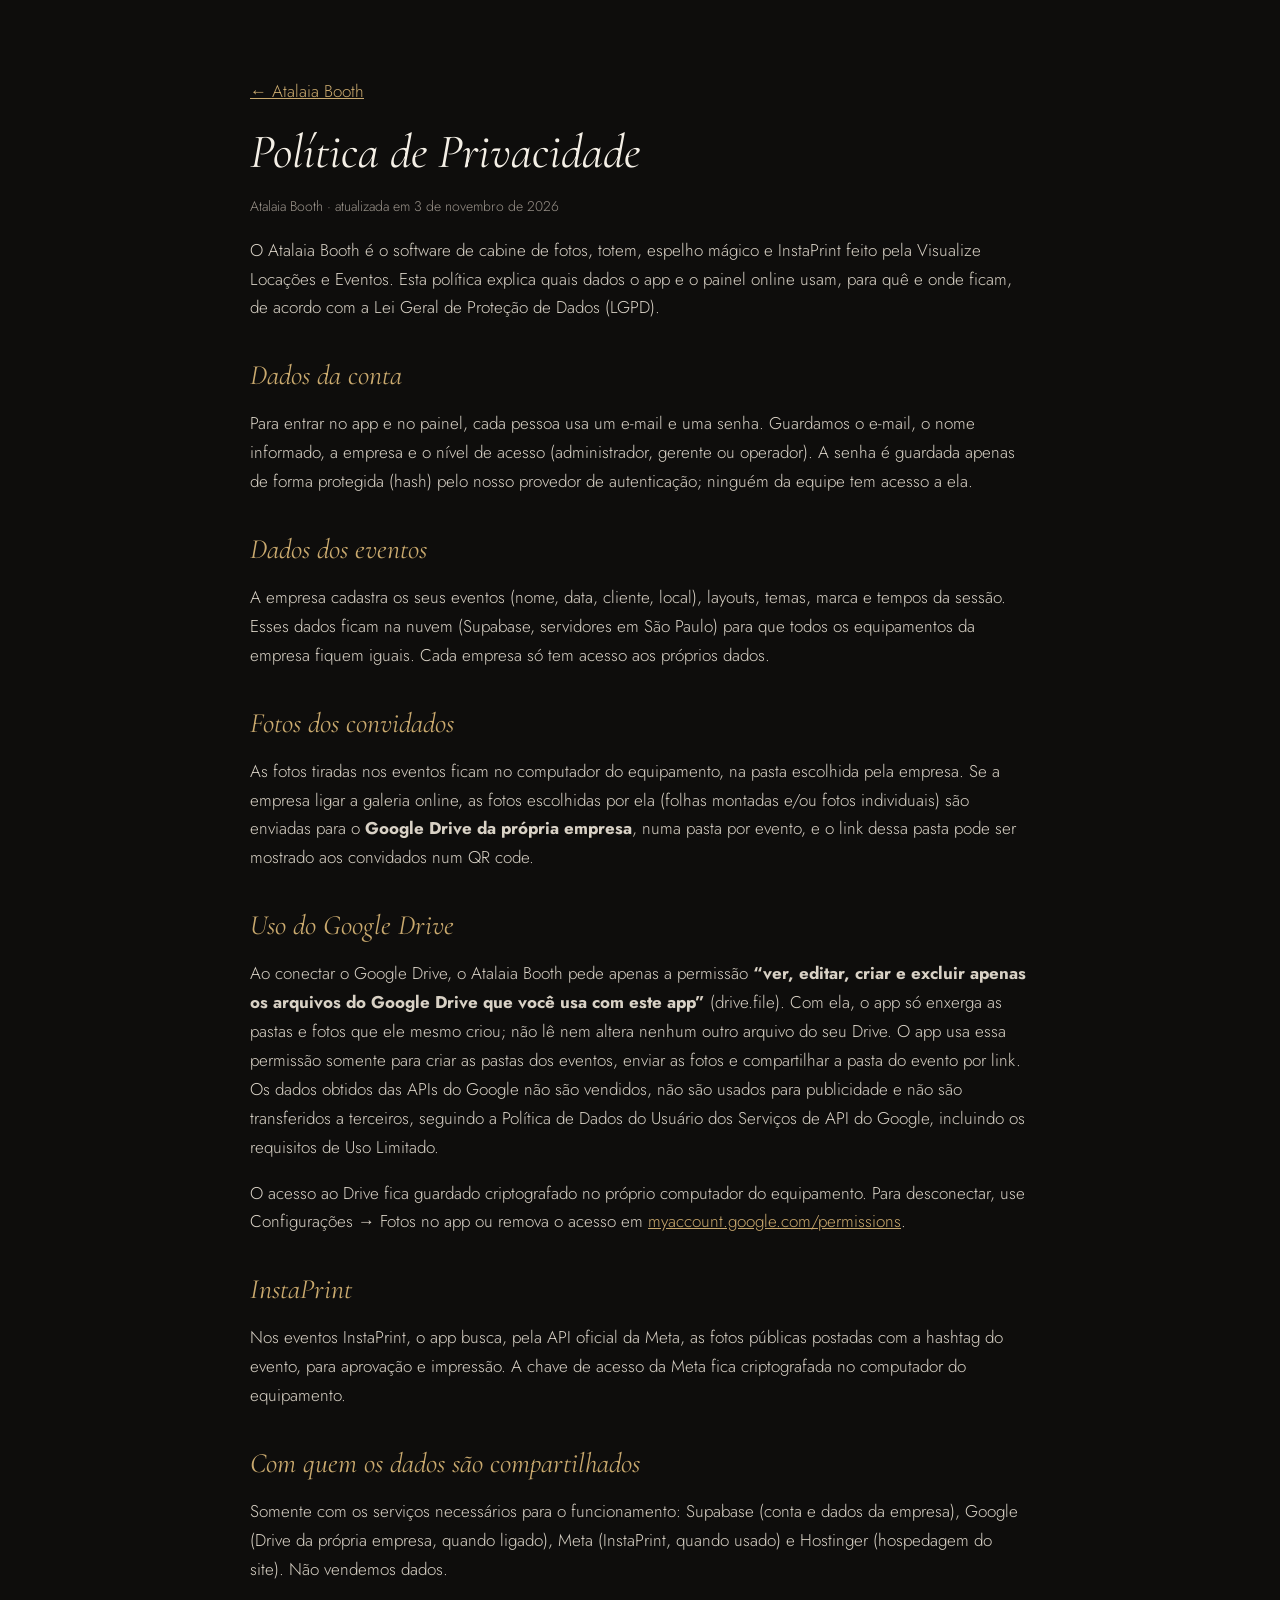
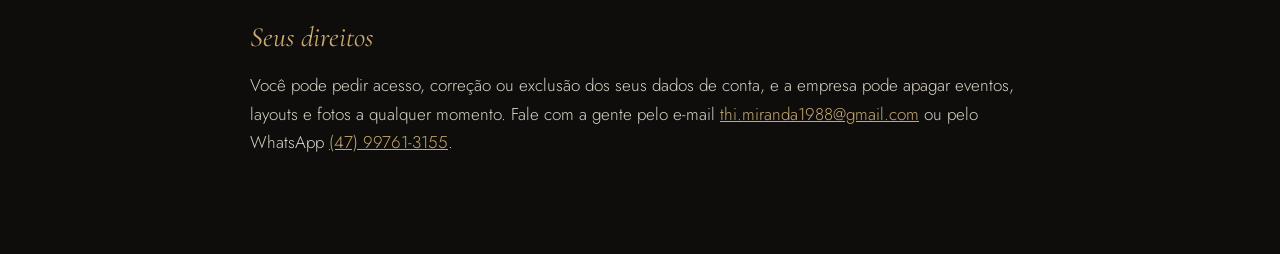
<file: privacidade.html>
<!doctype html>
<html lang="pt-BR">
<head>
<meta charset="utf-8">
<meta name="viewport" content="width=device-width,initial-scale=1">
<title>Política de Privacidade — Atalaia Booth</title>
<link href="https://fonts.googleapis.com/css2?family=Cormorant+Garamond:ital,wght@1,400&family=Jost:wght@300;500&display=swap" rel="stylesheet">
<style>
body{margin:0;background:#0E0D0C;color:#F4EFE6;font:300 17px/1.7 "Jost","Segoe UI",sans-serif}
main{width:min(780px,100% - 32px);margin:0 auto;padding:60px 0 80px}
h1{font:italic 400 48px "Cormorant Garamond",Georgia,serif;margin:0 0 6px}
h2{font:italic 400 28px "Cormorant Garamond",Georgia,serif;margin:36px 0 8px;color:#C9A96E}
p,li{color:#d8d1c5}
a{color:#C9A96E}
.data{color:#9A938A;font-size:14px}
</style>
</head>
<body>
<main>
  <p><a href="./">← Atalaia Booth</a></p>
  <h1>Política de Privacidade</h1>
  <p class="data">Atalaia Booth · atualizada em 3 de novembro de 2026</p>

  <p>O Atalaia Booth é o software de cabine de fotos, totem, espelho mágico e InstaPrint feito pela Visualize Locações e Eventos. Esta política explica quais dados o app e o painel online usam, para quê e onde ficam, de acordo com a Lei Geral de Proteção de Dados (LGPD).</p>

  <h2>Dados da conta</h2>
  <p>Para entrar no app e no painel, cada pessoa usa um e-mail e uma senha. Guardamos o e-mail, o nome informado, a empresa e o nível de acesso (administrador, gerente ou operador). A senha é guardada apenas de forma protegida (hash) pelo nosso provedor de autenticação; ninguém da equipe tem acesso a ela.</p>

  <h2>Dados dos eventos</h2>
  <p>A empresa cadastra os seus eventos (nome, data, cliente, local), layouts, temas, marca e tempos da sessão. Esses dados ficam na nuvem (Supabase, servidores em São Paulo) para que todos os equipamentos da empresa fiquem iguais. Cada empresa só tem acesso aos próprios dados.</p>

  <h2>Fotos dos convidados</h2>
  <p>As fotos tiradas nos eventos ficam no computador do equipamento, na pasta escolhida pela empresa. Se a empresa ligar a galeria online, as fotos escolhidas por ela (folhas montadas e/ou fotos individuais) são enviadas para o <b>Google Drive da própria empresa</b>, numa pasta por evento, e o link dessa pasta pode ser mostrado aos convidados num QR code.</p>

  <h2>Uso do Google Drive</h2>
  <p>Ao conectar o Google Drive, o Atalaia Booth pede apenas a permissão <b>“ver, editar, criar e excluir apenas os arquivos do Google Drive que você usa com este app”</b> (drive.file). Com ela, o app só enxerga as pastas e fotos que ele mesmo criou; não lê nem altera nenhum outro arquivo do seu Drive. O app usa essa permissão somente para criar as pastas dos eventos, enviar as fotos e compartilhar a pasta do evento por link. Os dados obtidos das APIs do Google não são vendidos, não são usados para publicidade e não são transferidos a terceiros, seguindo a Política de Dados do Usuário dos Serviços de API do Google, incluindo os requisitos de Uso Limitado.</p>
  <p>O acesso ao Drive fica guardado criptografado no próprio computador do equipamento. Para desconectar, use Configurações → Fotos no app ou remova o acesso em <a href="https://myaccount.google.com/permissions">myaccount.google.com/permissions</a>.</p>

  <h2>InstaPrint</h2>
  <p>Nos eventos InstaPrint, o app busca, pela API oficial da Meta, as fotos públicas postadas com a hashtag do evento, para aprovação e impressão. A chave de acesso da Meta fica criptografada no computador do equipamento.</p>

  <h2>Com quem os dados são compartilhados</h2>
  <p>Somente com os serviços necessários para o funcionamento: Supabase (conta e dados da empresa), Google (Drive da própria empresa, quando ligado), Meta (InstaPrint, quando usado) e Hostinger (hospedagem do site). Não vendemos dados.</p>

  <h2>Seus direitos</h2>
  <p>Você pode pedir acesso, correção ou exclusão dos seus dados de conta, e a empresa pode apagar eventos, layouts e fotos a qualquer momento. Fale com a gente pelo e-mail <a href="mailto:thi.miranda1988@gmail.com">thi.miranda1988@gmail.com</a> ou pelo WhatsApp <a href="https://wa.me/5547997613155">(47) 99761-3155</a>.</p>
</main>
</body>
</html>
</file>
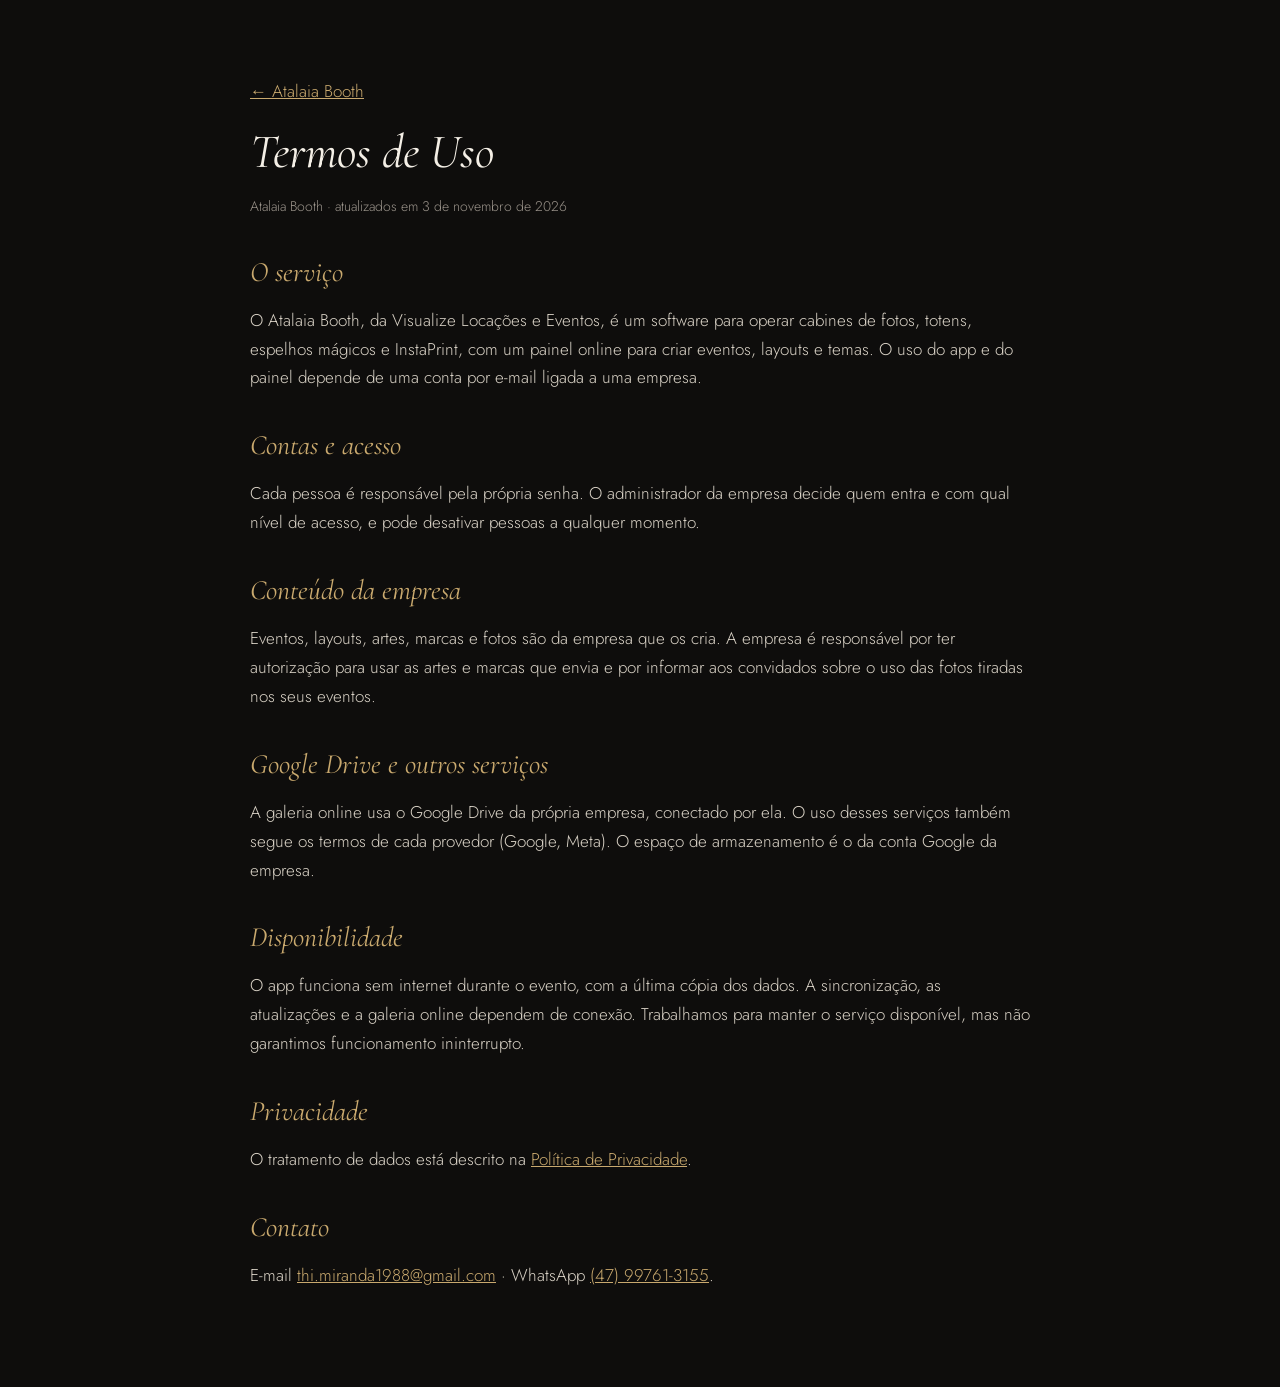
<file: termos.html>
<!doctype html>
<html lang="pt-BR">
<head>
<meta charset="utf-8">
<meta name="viewport" content="width=device-width,initial-scale=1">
<title>Termos de Uso — Atalaia Booth</title>
<link href="https://fonts.googleapis.com/css2?family=Cormorant+Garamond:ital,wght@1,400&family=Jost:wght@300;500&display=swap" rel="stylesheet">
<style>
body{margin:0;background:#0E0D0C;color:#F4EFE6;font:300 17px/1.7 "Jost","Segoe UI",sans-serif}
main{width:min(780px,100% - 32px);margin:0 auto;padding:60px 0 80px}
h1{font:italic 400 48px "Cormorant Garamond",Georgia,serif;margin:0 0 6px}
h2{font:italic 400 28px "Cormorant Garamond",Georgia,serif;margin:36px 0 8px;color:#C9A96E}
p{color:#d8d1c5}
a{color:#C9A96E}
.data{color:#9A938A;font-size:14px}
</style>
</head>
<body>
<main>
  <p><a href="./">← Atalaia Booth</a></p>
  <h1>Termos de Uso</h1>
  <p class="data">Atalaia Booth · atualizados em 3 de novembro de 2026</p>

  <h2>O serviço</h2>
  <p>O Atalaia Booth, da Visualize Locações e Eventos, é um software para operar cabines de fotos, totens, espelhos mágicos e InstaPrint, com um painel online para criar eventos, layouts e temas. O uso do app e do painel depende de uma conta por e-mail ligada a uma empresa.</p>

  <h2>Contas e acesso</h2>
  <p>Cada pessoa é responsável pela própria senha. O administrador da empresa decide quem entra e com qual nível de acesso, e pode desativar pessoas a qualquer momento.</p>

  <h2>Conteúdo da empresa</h2>
  <p>Eventos, layouts, artes, marcas e fotos são da empresa que os cria. A empresa é responsável por ter autorização para usar as artes e marcas que envia e por informar aos convidados sobre o uso das fotos tiradas nos seus eventos.</p>

  <h2>Google Drive e outros serviços</h2>
  <p>A galeria online usa o Google Drive da própria empresa, conectado por ela. O uso desses serviços também segue os termos de cada provedor (Google, Meta). O espaço de armazenamento é o da conta Google da empresa.</p>

  <h2>Disponibilidade</h2>
  <p>O app funciona sem internet durante o evento, com a última cópia dos dados. A sincronização, as atualizações e a galeria online dependem de conexão. Trabalhamos para manter o serviço disponível, mas não garantimos funcionamento ininterrupto.</p>

  <h2>Privacidade</h2>
  <p>O tratamento de dados está descrito na <a href="privacidade.html">Política de Privacidade</a>.</p>

  <h2>Contato</h2>
  <p>E-mail <a href="mailto:thi.miranda1988@gmail.com">thi.miranda1988@gmail.com</a> · WhatsApp <a href="https://wa.me/5547997613155">(47) 99761-3155</a>.</p>
</main>
</body>
</html>
</file>
<file: _antigo/painel-v1 (substituido pelas telas do app)/painel.css>
:root{--noir:#0E0D0C;--grafite:#1A1816;--fumaca:#2E2A26;--prata:#9A938A;--marfim:#F4EFE6;--champ:#C9A96E;--rec:#BE2D24;--serif:"Cormorant Garamond",Georgia,serif;--sans:"Jost","Segoe UI",sans-serif}
*{box-sizing:border-box}
[hidden]{display:none!important}
body{margin:0;background:var(--noir);color:var(--marfim);font:300 16px/1.55 var(--sans);-webkit-font-smoothing:antialiased}
h1{font:italic 400 44px var(--serif);margin:0}
.eyebrow{font:500 11px var(--sans);letter-spacing:.3em;text-transform:uppercase;color:var(--champ)}
.hint{color:var(--prata);font-size:13px;margin:6px 0 0}
label{display:block;font-size:12px;color:var(--prata);margin:12px 0 5px}
input,select{width:100%;background:var(--noir);border:1px solid var(--fumaca);color:var(--marfim);font:300 15px var(--sans);padding:10px 11px}
input:focus,select:focus{outline:none;border-color:var(--champ)}
.btn{display:inline-flex;align-items:center;justify-content:center;gap:8px;padding:12px 20px;font:500 11px var(--sans);letter-spacing:.22em;text-transform:uppercase;border:1px solid var(--champ);background:none;color:var(--marfim);cursor:pointer;text-decoration:none}
.btn:hover{background:rgba(201,169,110,.12)}
.btn.f{background:var(--champ);color:var(--noir)}
.btn.small{padding:8px 12px;font-size:10px}
.btn:disabled{opacity:.5;cursor:default}

.login{min-height:100vh;display:grid;place-items:center;padding:24px}
.login-box{width:min(380px,100%);display:flex;flex-direction:column}
.login-box h1{text-align:center;font-size:46px}
.login-box .eyebrow{text-align:center;margin:4px 0 12px}
.login-box .btn{margin-top:18px;padding:14px}
.msg{min-height:20px;text-align:center;margin-top:12px;font-size:14px}
.msg.err{color:#e0675f}
.login-box .hint{text-align:center}

.bar{display:flex;align-items:center;gap:24px;padding:14px 28px;border-bottom:1px solid var(--fumaca);position:sticky;top:0;background:rgba(14,13,12,.95);z-index:5;flex-wrap:wrap}
.brand{display:flex;align-items:center;gap:10px;text-decoration:none;color:inherit}
.brand svg{width:30px;height:30px}
.brand b{font:italic 400 24px var(--serif)}
.bar nav{display:flex;gap:6px;flex:1}
.tab{background:none;border:0;color:var(--prata);font:500 11px var(--sans);letter-spacing:.2em;text-transform:uppercase;padding:8px 12px;cursor:pointer}
.tab.on{color:var(--champ)}
.who{display:flex;align-items:center;gap:12px;font-size:13px;color:var(--prata)}
main{padding:28px;max-width:1240px;margin:0 auto}
.head{display:flex;justify-content:space-between;align-items:flex-end;gap:16px;flex-wrap:wrap;margin-bottom:22px}
.head .btn.small{margin-bottom:8px}
.seg{display:flex;margin-bottom:18px}
.seg button{background:none;border:1px solid var(--fumaca);color:var(--marfim);padding:9px 16px;font:500 10px var(--sans);letter-spacing:.16em;text-transform:uppercase;cursor:pointer}
.seg button.on{border-color:var(--champ);color:var(--champ)}

.cards{display:grid;grid-template-columns:repeat(auto-fill,minmax(290px,1fr));gap:14px}
.month{grid-column:1/-1;margin:10px 0 -2px}
.card{border:1px solid var(--fumaca);background:var(--grafite);padding:16px 16px 12px;display:flex;flex-direction:column;gap:3px;cursor:pointer}
.card:hover{border-color:var(--champ)}
.card h3{font:italic 400 24px/1.15 var(--serif);margin:0 0 4px}
.card p{margin:0;font-size:13px}
.card .sub{color:var(--prata);font-size:12px}
.when{color:var(--champ);font-size:11px;margin-left:4px}
.when.late{color:var(--prata)}
.card .acts{display:flex;gap:8px;margin-top:10px}

.grid2{display:grid;grid-template-columns:1fr 1fr;gap:16px}
fieldset{border:1px solid var(--fumaca);background:var(--grafite);padding:6px 20px 20px;margin:0;min-width:0}
fieldset.wide{grid-column:1/-1}
legend{font:500 11px var(--sans);letter-spacing:.3em;text-transform:uppercase;color:var(--champ);padding:0 6px}
.two{display:grid;grid-template-columns:1fr 1fr;gap:10px}
.check{display:flex;align-items:center;gap:10px;color:var(--marfim);font-size:14px;margin-top:14px;cursor:pointer}
.check input{width:18px;height:18px;accent-color:var(--champ)}
.chips{display:flex;flex-wrap:wrap;gap:8px;margin-top:12px}
.chip{border:1px solid var(--fumaca);background:var(--noir);color:var(--marfim);padding:10px 14px;font:400 14px var(--sans);cursor:pointer;display:flex;align-items:center;gap:8px;text-align:left}
.chip small{color:var(--prata);font-size:11px;display:block}
.chip.on{border-color:var(--champ);background:rgba(201,169,110,.1)}
.chip .star{color:var(--champ);font-size:16px;padding:0 2px}
.chip .star.off{color:var(--fumaca)}
.chip.missing{border-color:var(--rec)}

.soon{border:1px solid var(--fumaca);background:var(--grafite);padding:30px;max-width:640px}
.soon p{margin:8px 0 0;color:#cfc8bc}
.toast{position:fixed;left:50%;bottom:24px;transform:translateX(-50%);background:var(--grafite);border-left:3px solid var(--champ);padding:13px 18px;max-width:min(560px,calc(100% - 32px));font-size:14px;display:none;z-index:20}
.toast.err{border-color:var(--rec)}

@media (max-width:760px){
  .grid2,.two{grid-template-columns:1fr}
  main{padding:18px 16px}
  .bar{padding:12px 16px;gap:10px}
  .who span{display:none}
  h1{font-size:36px}
}
</file>
<file: painel/app/fonts.css>
/* Fontes da marca, embutidas no app (funcionam sem internet). Licença SIL OFL 1.1 — ver OFL-*.txt nesta pasta. */
@font-face{font-family:"Cormorant Garamond";font-style:normal;font-weight:400;font-display:block;src:url(fonts/cormorant-garamond-latin-400-normal.woff2) format("woff2")}
@font-face{font-family:"Cormorant Garamond";font-style:italic;font-weight:400;font-display:block;src:url(fonts/cormorant-garamond-latin-400-italic.woff2) format("woff2")}
@font-face{font-family:"Cormorant Garamond";font-style:normal;font-weight:500;font-display:block;src:url(fonts/cormorant-garamond-latin-500-normal.woff2) format("woff2")}
@font-face{font-family:"Cormorant Garamond";font-style:italic;font-weight:500;font-display:block;src:url(fonts/cormorant-garamond-latin-500-italic.woff2) format("woff2")}
@font-face{font-family:"Cormorant Garamond";font-style:normal;font-weight:600;font-display:block;src:url(fonts/cormorant-garamond-latin-600-normal.woff2) format("woff2")}
@font-face{font-family:"Jost";font-style:normal;font-weight:300;font-display:block;src:url(fonts/jost-latin-300-normal.woff2) format("woff2")}
@font-face{font-family:"Jost";font-style:normal;font-weight:400;font-display:block;src:url(fonts/jost-latin-400-normal.woff2) format("woff2")}
@font-face{font-family:"Jost";font-style:normal;font-weight:500;font-display:block;src:url(fonts/jost-latin-500-normal.woff2) format("woff2")}
</file>
<file: painel/app/style.css>
:root{--noir:#0E0D0C;--grafite:#1A1917;--fumaca:#2B2926;--marfim:#F4EFE6;--linho:#E6DED0;--champ:#C9A96E;--rec:#BE2D24;--prata:#9C8F7E;--pedra:#6F675C;
  --serif:"Cormorant Garamond",Georgia,serif;--sans:"Jost","Segoe UI",sans-serif}
*{box-sizing:border-box;margin:0;padding:0}
html,body{height:100%}
body{background:var(--noir);color:var(--marfim);font:300 15px/1.5 var(--sans);display:grid;grid-template-columns:92px 1fr;overflow:hidden;user-select:none}
[hidden]{display:none!important}

/* ---------- menu lateral ---------- */
.rail{background:#080807;border-right:1px solid var(--fumaca);display:flex;flex-direction:column;align-items:center;padding:18px 0;gap:6px}
.rail button.mark{width:auto;padding:0;border:none;margin-bottom:18px;cursor:pointer}
.rail .mark svg,.rail .mark img{width:44px;height:44px;display:block;object-fit:contain}
.rail button.mark:hover svg{filter:brightness(1.3)}
.rail button{width:86px;border:none;padding:12px 0 10px;display:flex;flex-direction:column;align-items:center;gap:6px;font-size:8.5px;letter-spacing:.1em;color:var(--prata)}
.rail button svg{width:22px;height:22px}
.rail button.active{color:var(--champ);background:rgba(201,169,110,.08)}
.rail button:hover{color:var(--marfim)}
.rail .rail-group{font:500 8px var(--sans);letter-spacing:.14em;color:var(--champ);margin:4px 0 2px;display:flex;flex-direction:column;align-items:center;gap:5px}
.rail .rail-group svg{width:22px;height:22px}
.rail button.rail-group{padding:12px 0 10px;color:var(--prata)}
.rail button.rail-group.open,.rail button.rail-group:hover{color:var(--champ)}
.rail .rail-sub{display:flex;flex-direction:column;align-items:center;gap:6px;border-left:2px solid rgba(201,169,110,.35)}
.rail .rail-sub[hidden]{display:none}
.rail button{line-height:1.35;text-align:center}
.screen{min-width:0;height:100vh;overflow:hidden}

/* ---------- comuns ---------- */
h2{font:500 11px var(--sans);letter-spacing:.3em;text-transform:uppercase;color:var(--champ);margin:26px 0 10px}
.eyebrow{font:500 11px var(--sans);letter-spacing:.3em;text-transform:uppercase;color:var(--champ)}
.row{display:flex;gap:8px;align-items:center;flex-wrap:wrap}
button{font:500 11px var(--sans);letter-spacing:.24em;text-transform:uppercase;padding:11px 14px;border:1px solid var(--champ);background:none;color:var(--marfim);cursor:pointer}
button.f{background:var(--champ);color:var(--noir)}
button.ghost{border-color:var(--fumaca)}
button.big{width:100%;padding:18px;font-size:13px;margin-top:4px}
button:disabled{opacity:.35;cursor:default}
button.on{background:rgba(201,169,110,.2)}
label{font-size:12px;color:var(--prata);display:block;margin:8px 0 4px}
select,input,textarea{width:100%;background:var(--noir);border:1px solid var(--fumaca);color:var(--marfim);font:300 14px var(--sans);padding:8px}
select:disabled{opacity:.55;cursor:default}
.grid2{display:grid;grid-template-columns:1fr 1fr;gap:0 10px}
.grid4{display:grid;grid-template-columns:repeat(4,1fr);gap:0 6px}
.dot{width:8px;height:8px;border-radius:50%;background:var(--prata);display:inline-block}
.dot.on{background:#8FB08A}
.warn{margin-top:10px;padding:10px;border:1px solid var(--rec);color:#e9b4ae;font-size:13px;display:none}
.hint{font-size:12px;color:var(--prata);margin-top:6px}
.toast{position:fixed;left:112px;bottom:24px;max-width:560px;padding:14px 18px;background:var(--grafite);border-left:3px solid var(--champ);display:none;font-size:14px;z-index:150}
.toast.err{border-color:var(--rec)}
.modal{position:fixed;inset:0;background:rgba(5,5,5,.8);display:flex;align-items:center;justify-content:center;z-index:40;padding:32px}
.modal .box{background:var(--grafite);border:1px solid var(--fumaca);padding:28px 30px;max-width:1100px;width:100%;max-height:90vh;overflow:auto}
.modal h1{font:italic 400 36px var(--serif);margin:6px 0 18px}

/* ---------- Configurações (câmera e impressão) ---------- */
#screen-settings{display:grid;grid-template-rows:1fr}
.tab{min-height:0;overflow:hidden}
.tab-split{display:grid;grid-template-columns:1fr 380px;grid-template-rows:minmax(0,1fr);min-height:0;height:100%}
.stage{position:relative;display:flex;align-items:center;justify-content:center;padding:24px;min-width:0}
.view{position:relative;width:100%;height:100%;display:flex;align-items:center;justify-content:center;border:1px solid var(--fumaca);background:#050505}
.view img{max-width:100%;max-height:100%;object-fit:contain}
.view .empty{text-align:center;color:var(--prata)}
.view .empty h1{font:italic 400 44px var(--serif);color:var(--marfim);margin-bottom:8px}
.rec{position:absolute;top:18px;left:18px;display:none;align-items:center;gap:8px;font-size:11px;letter-spacing:.3em}
.rec i{width:9px;height:9px;border-radius:50%;background:var(--rec);animation:p 1.2s infinite}
@keyframes p{50%{opacity:.3}}
.count{position:absolute;inset:0;display:none;align-items:center;justify-content:center;font:400 260px var(--serif);color:var(--marfim);text-shadow:0 0 40px #000}
.flash{position:absolute;inset:0;background:var(--marfim);opacity:0;pointer-events:none;transition:opacity .4s}
aside{background:var(--grafite);border-left:1px solid var(--fumaca);overflow-y:auto;padding:24px 22px 40px}
.sub{font-size:11px;letter-spacing:.3em;text-transform:uppercase;color:var(--prata);margin-bottom:6px}
.thumbs{display:grid;grid-template-columns:repeat(3,1fr);gap:6px}
.thumbs img{width:100%;aspect-ratio:3/2;object-fit:cover;border:1px solid var(--fumaca)}
label.auto{display:flex;gap:12px;align-items:center;border:1px solid var(--fumaca);padding:12px;margin:0 0 6px;cursor:pointer;color:var(--prata)}
label.auto:has(input:checked){border-color:var(--champ);background:rgba(201,169,110,.08)}
label.auto input{width:18px;height:18px;accent-color:var(--champ)}
label.auto b{display:block;font-weight:500;color:var(--marfim);font-size:14px}
.focus{display:grid;grid-template-columns:1fr repeat(5,38px);gap:5px}
.focus button{padding:9px 0;font-size:16px;letter-spacing:0;display:flex;align-items:center;justify-content:center}
.focus #btnAF{font-size:11px;letter-spacing:.24em}
.sharp{display:grid;grid-template-columns:1fr 56px;gap:8px;align-items:center;margin:6px 0 4px;font-size:11px;color:var(--prata)}
.sharp .bar{height:3px;background:var(--fumaca)}
.sharp .bar i{display:block;height:100%;width:0;background:var(--prata);transition:width .25s}
.sharp .bar i.best{background:var(--champ)}
.sharp b{font-weight:500;color:var(--marfim);letter-spacing:.05em;text-align:right;text-transform:none}
.hung{position:absolute;inset:0;display:none;flex-direction:column;align-items:center;justify-content:center;gap:18px;background:rgba(14,13,12,.92);text-align:center;padding:24px}
.hung h1{font:italic 400 40px var(--serif)}
.hung p{color:var(--prata);max-width:520px}

/* ---------- Layouts: biblioteca ---------- */
.lib{height:100%;overflow:auto;padding:40px 44px 60px}
.lib-head{display:flex;justify-content:space-between;align-items:flex-end;gap:20px;flex-wrap:wrap;margin-bottom:30px}
.lib-head h1{font:400 52px/1 var(--serif);margin-top:10px}
.cards{display:grid;grid-template-columns:repeat(auto-fill,minmax(230px,1fr));gap:22px}
.card{background:var(--grafite);border:1px solid var(--fumaca);display:flex;flex-direction:column}
.card .thumb{height:260px;display:flex;align-items:center;justify-content:center;background:#050505;cursor:pointer;padding:14px}
.card .thumb canvas{max-width:100%;max-height:100%;box-shadow:0 10px 30px rgba(0,0,0,.6)}
.card .info{padding:14px 16px 6px}
.card .info b{display:block;font:500 22px/1.15 var(--serif)}
.card .info span{font-size:11px;letter-spacing:.2em;text-transform:uppercase;color:var(--prata)}
.card .acts{display:flex;gap:6px;padding:10px 12px 14px}
.card .acts button{flex:1;padding:8px 4px;font-size:10px;letter-spacing:.16em}
.empty-note{color:var(--prata);margin-top:10px}
.lib-sub{font:500 12px var(--sans);letter-spacing:.24em;text-transform:uppercase;color:var(--champ);margin:8px 0 14px}
.lib-models{margin-bottom:38px}
.lib-models button small{color:var(--prata);font-size:11px;letter-spacing:.06em}
.lib-used{display:flex;gap:26px;align-items:flex-start;flex-wrap:wrap}
.lib-used-pick{flex:1;min-width:260px;max-width:520px;display:flex;flex-direction:column;gap:10px}
.lib-used-thumb{cursor:pointer;min-height:120px}
.templates{display:grid;grid-template-columns:repeat(auto-fill,minmax(150px,1fr));gap:16px}
.templates button,.formats button{border-color:var(--fumaca);padding:12px;display:flex;flex-direction:column;align-items:center;gap:10px;letter-spacing:.12em;text-transform:none;font:400 13px var(--sans)}
.templates button:hover,.formats button:hover{border-color:var(--champ)}
.templates canvas{max-height:170px;max-width:100%}
.formats{display:grid;grid-template-columns:repeat(3,1fr);gap:16px}
.formats .shape{background:var(--marfim);opacity:.85}

/* ---------- Layouts: editor (mesmo formato da aba Câmera: desenho à esquerda, painel à direita) ---------- */
.editor{height:100%;display:grid;grid-template-columns:84px 1fr 340px;grid-template-rows:minmax(0,1fr);min-height:0}
.ed-stage{position:relative;min-width:0;display:flex;flex-direction:column;background:#050505}
.ed-bar{display:flex;align-items:center;gap:8px;padding:10px 16px;border-bottom:1px solid var(--fumaca)}
.ed-bar button{padding:7px 12px;font-size:10px}
.ed-bar button.icon{width:38px;height:36px;padding:0;display:flex;align-items:center;justify-content:center;border-color:var(--fumaca)}
.ed-bar button.icon svg{width:19px;height:19px}
.ed-bar button.icon.on{color:var(--champ);border-color:var(--champ);background:rgba(201,169,110,.1)}
.ed-bar button.icon.f{border-color:var(--champ)}
.ed-bar button.icon:hover:not(:disabled){border-color:var(--champ)}
.ed-bar .ed-title{font:italic 400 20px var(--serif);max-width:320px;white-space:nowrap;overflow:hidden;text-overflow:ellipsis}
.ed-tools{background:var(--grafite);border-right:1px solid var(--fumaca);display:flex;flex-direction:column;gap:6px;padding:12px 8px}
.ed-tools button{border-color:var(--fumaca);padding:12px 2px 10px;display:flex;flex-direction:column;align-items:center;gap:6px;font-size:9px;letter-spacing:.1em}
.ed-tools button svg{width:24px;height:24px}
.ed-tools button:hover:not(:disabled){border-color:var(--champ);color:var(--champ)}
.ed-tools small{display:block;opacity:.7;letter-spacing:0;margin-top:2px}
.preview{position:fixed;inset:0;z-index:45;background:rgba(5,5,5,.94);display:flex;flex-direction:column}
.preview-head{display:flex;align-items:center;gap:18px;padding:14px 24px;border-bottom:1px solid var(--fumaca)}
.preview-head span:nth-child(2){flex:1;color:var(--prata);font-size:13px}
.preview-sheet{flex:1;display:flex;align-items:center;justify-content:center;padding:24px;min-height:0}
.preview-sheet canvas{box-shadow:0 20px 70px rgba(0,0,0,.8)}
#bgImage{width:30px;height:28px;flex:none;padding:0;display:flex;align-items:center;justify-content:center;border-color:var(--fumaca);margin-bottom:4px}
#bgImage svg{width:16px;height:16px}
.filechip{display:flex;align-items:center;gap:8px;font-size:12px;color:var(--prata);margin-top:6px}
.filechip button{padding:3px 8px;font-size:9px;border-color:var(--fumaca)}
.ed-bar label{display:flex;gap:6px;align-items:center;margin:0 6px;font-size:12px}
.ed-bar label input{width:auto;accent-color:var(--champ)}
.ed-bar .sep{width:1px;height:20px;background:var(--fumaca);margin:0 6px}
.ed-bar .grow{flex:1}
.ed-bar .saved{font-size:12px;color:var(--prata)}
.ed-scroll{flex:1;min-height:0;overflow:auto;display:flex}
.ed-scroll::-webkit-scrollbar{width:10px;height:10px}
.ed-scroll::-webkit-scrollbar-track{background:#050505}
.ed-scroll::-webkit-scrollbar-thumb{background:var(--fumaca)}
.ed-canvas{position:relative;margin:auto;flex:none;box-shadow:0 20px 60px rgba(0,0,0,.7)}
.ed-bar .zoomfit{min-width:58px;height:36px;padding:0 8px;letter-spacing:.05em;font-size:11px;border-color:var(--fumaca)}
.ed-canvas canvas{display:block}
.ed-boxes{position:absolute;inset:0}
.ed-note{text-align:center;font-size:12px;color:var(--prata);padding:0 0 12px;min-height:30px}
.box{position:absolute;border:1px dashed rgba(201,169,110,.55);cursor:move;transform-origin:center}
.box:hover{border-color:var(--champ)}
.box.sel{border:2px solid var(--champ)}
.box .tag{position:absolute;left:-1px;top:-20px;font:500 10px var(--sans);letter-spacing:.14em;background:var(--champ);color:var(--noir);padding:2px 6px;white-space:nowrap;display:none}
.box.sel .tag,.box:hover .tag{display:block}
.box .rz{position:absolute;right:-7px;bottom:-7px;width:14px;height:14px;background:var(--champ);border:2px solid var(--noir);cursor:nwse-resize;display:none}
.box.sel .rz{display:block}
.guide{position:absolute;background:var(--rec);pointer-events:none}
.guide.v{top:0;bottom:0;width:1px}
.guide.h{left:0;right:0;height:1px}
.safe{position:absolute;border:1px dashed rgba(190,45,36,.55);pointer-events:none}
.ed-panel{background:var(--grafite);overflow-y:auto;padding:18px 20px 40px}
.ed-right{border-left:1px solid var(--fumaca)}
.ed-right h2:first-child{margin-top:4px}
.add3{display:grid;grid-template-columns:repeat(3,1fr);gap:6px}
.add3 button{padding:11px 4px;font-size:10px;letter-spacing:.14em}
.add3 small{opacity:.65;letter-spacing:0}
.none{color:var(--prata);font-size:13px}
.iconrow{display:grid;grid-auto-flow:column;grid-auto-columns:1fr;gap:4px;margin:4px 0 6px}
.iconrow button{padding:8px 0;border-color:var(--fumaca);display:flex;align-items:center;justify-content:center}
.iconrow button:hover:not(:disabled){border-color:var(--champ)}
.iconrow button.danger:hover{border-color:var(--rec);color:#e9b4ae}
.iconrow svg{width:18px;height:18px}
.swatches{display:flex;gap:4px;flex-wrap:wrap;margin:4px 0 8px}
.swatches button{width:26px;height:26px;padding:0;border:1px solid var(--fumaca)}
.chips{display:flex;gap:6px;margin-top:6px;flex-wrap:wrap}
.chips button{padding:5px 8px;font-size:11px;letter-spacing:.05em;text-transform:none;border-color:var(--fumaca)}
.seg{display:flex}
.seg button{flex:1;padding:8px 0;border-color:var(--fumaca);font-size:10px;letter-spacing:.1em}
.seg button.on{border-color:var(--champ);background:rgba(201,169,110,.12)}
.ratios{display:grid;grid-template-columns:repeat(6,1fr);gap:4px}
.ratios button{padding:6px 0 4px;border-color:var(--fumaca);display:flex;flex-direction:column;align-items:center;gap:4px;font-size:9px;letter-spacing:.05em}
.ratios button i{display:block;border:1.5px solid currentColor}
.ratios button.on{border-color:var(--champ);color:var(--champ)}
.slider{display:grid;grid-template-columns:1fr 64px;gap:8px;align-items:center}
.slider input[type=range]{accent-color:var(--champ);padding:0;border:none}
.pair{display:grid;grid-template-columns:1fr 1fr;gap:6px;margin-top:8px}
.lockrow{display:flex;align-items:flex-end;justify-content:space-between;gap:8px}
.lockrow label{margin-bottom:6px}
button.lock{display:flex;align-items:center;gap:6px;padding:5px 9px;font-size:9px;letter-spacing:.12em;border-color:var(--fumaca);color:var(--prata);margin-bottom:4px}
button.lock svg{width:15px;height:15px}
button.lock.on{border-color:var(--champ);color:var(--champ)}
details.sec{border-top:1px solid var(--fumaca);margin-top:14px;padding-top:4px}
details.sec summary{cursor:pointer;list-style:none;font:500 11px var(--sans);letter-spacing:.24em;text-transform:uppercase;color:var(--prata);padding:8px 0;display:flex;justify-content:space-between}
details.sec summary::-webkit-details-marker{display:none}
details.sec summary::after{content:"+";color:var(--champ);letter-spacing:0}
details.sec[open] summary{color:var(--champ)}
details.sec[open] summary::after{content:"−"}

/* ---------- Impressão: a folha como sai da impressora ---------- */
.paper-view{flex-direction:column;gap:16px;padding:32px}
.paper{position:relative;flex:1;min-height:0;width:100%;display:flex;overflow:auto}
.paper img{margin:auto;flex:none;max-width:none;max-height:none;box-shadow:0 18px 50px rgba(0,0,0,.6)}
.zoombar{position:absolute;top:14px;right:14px;z-index:2;display:flex;gap:4px;align-items:center;background:rgba(14,13,12,.85);padding:4px}
.zoombar button{padding:7px 10px;letter-spacing:.1em;font-size:12px;border-color:var(--fumaca)}
.zoombar #zoomOut,.zoombar #zoomIn{font-size:16px;line-height:1;padding:5px 11px}
.zoombar span{min-width:46px;text-align:right;font-size:12px;color:var(--prata);padding-right:6px}
.paper .cut{position:absolute;pointer-events:none;border:0 dashed rgba(190,45,36,.85)}
.paper .cut.v{border-left-width:1px}
.paper .cut.h{border-top-width:1px}
.paper-info{font-size:13px;color:var(--prata);text-align:center;max-width:720px}
.paper-info b{color:var(--marfim);font-weight:500}

/* ---------- Contadores ---------- */
.counters{padding:48px 56px;max-width:1200px;overflow-y:auto;height:100%}
.counters h1{font:italic 400 52px var(--serif);margin:6px 0 2px}
.tiles{display:grid;grid-template-columns:repeat(auto-fit,minmax(200px,1fr));gap:14px;margin:32px 0 18px}
.tiles div{border:1px solid var(--fumaca);background:var(--grafite);padding:24px 22px}
.tiles b{display:block;font:400 72px/1 var(--serif);font-variant-numeric:lining-nums;color:var(--marfim)}
.tiles span{display:block;margin-top:12px;font:500 11px var(--sans);letter-spacing:.3em;text-transform:uppercase;color:var(--champ)}
.tiles small{display:block;margin-top:4px;font-size:12px;color:var(--prata)}
.hashin{display:flex;align-items:center;gap:6px}
/* Configurações → InstaPrint */
.igstatus{border:1px solid var(--fumaca);padding:10px 14px;margin-bottom:6px}
.igstatus.ok{border-color:rgba(63,156,98,.6)}
.igstatus p{margin:2px 0;font-size:13px}
.igstatus .warn{color:#e9b4ae;font-style:normal}
#igToken{width:100%;resize:vertical;font:400 12px var(--sans)}
.iglimits{margin:6px 0 10px 18px;font-size:13px;color:var(--linho);line-height:1.7}
.ighelp{font-size:13px;color:var(--prata)}
.ighelp summary{cursor:pointer;color:var(--champ)}
.ighelp code{color:var(--marfim)}
/* painel do evento InstaPrint */
.home.insta .home-guest{display:none!important} /* o painel ocupa a tela do evento */
.insta-panel{position:absolute;inset:96px 24px 20px;z-index:3;display:flex;flex-direction:column;gap:12px;color:var(--h-text)}
.ip-head{display:flex;align-items:center;gap:14px;padding:10px 16px;background:var(--h-btn);border:1px solid color-mix(in srgb,var(--h-text) 14%,transparent);border-radius:12px}
.ip-head b{font:var(--h-font);font-size:28px;color:var(--h-accent)}
.ip-head #ipStatus{font-size:13px;opacity:.75}
.ip-head #ipStatus.err{color:#e9b4ae;opacity:1}
.ip-head .grow{flex:1}
.ip-counts{display:flex;gap:16px;font-size:13px;opacity:.85}
.ip-counts b{font:500 18px var(--sans);color:var(--h-accent);margin-right:4px}
.ip-head button{border-radius:999px;color:var(--h-text);border-color:var(--h-accent)}
.ip-grid{flex:1;min-height:0;display:grid;grid-template-columns:minmax(260px,1fr) minmax(0,2.3fr) minmax(200px,.8fr);gap:14px}
.ip-col{min-height:0;display:flex;flex-direction:column;gap:10px;padding:14px;background:var(--h-btn);border:1px solid color-mix(in srgb,var(--h-text) 12%,transparent);border-radius:14px;overflow:auto}
.ip-col h2{margin:0;color:var(--h-accent)}
.ip-col h2 span{font:500 13px var(--sans);background:var(--h-accent);color:#111;border-radius:999px;padding:1px 9px;margin-left:6px;letter-spacing:0}
.ip-col .hint{color:color-mix(in srgb,var(--h-text) 65%,transparent)}
.ip-list{display:flex;flex-direction:column;gap:12px}
.ippost{border:1px solid color-mix(in srgb,var(--h-text) 18%,transparent);border-radius:12px;padding:10px;display:flex;flex-direction:column;gap:8px;animation:sayIn .5s ease-out}
.ipphotos{display:grid;grid-template-columns:1fr;gap:6px}
.ipphotos.many{grid-template-columns:repeat(3,1fr)}
.ipphotos label{position:relative;margin:0;cursor:pointer}
.ipphotos img{width:100%;aspect-ratio:4/5;object-fit:cover;border-radius:6px;display:block}
.ipphotos input{position:absolute;top:6px;left:6px;width:22px;height:22px;accent-color:var(--h-accent)}
.ipphotos:not(.many) input{display:none}
.ipmeta span{font-size:12px;opacity:.7}
.ipmeta p{margin:2px 0 0;font-size:12px;opacity:.8;max-height:3.6em;overflow:hidden}
.ippost .row button{flex:1;border-radius:999px;color:var(--h-text);border-color:var(--h-accent)}
.ippost .row button.f{color:#111;background:var(--h-accent)}
.ip-sheet{align-items:stretch}
.ip-sheetbox{flex:1;min-height:260px;display:flex;align-items:center;justify-content:center}
.ip-sheetbox canvas{box-shadow:0 16px 50px rgba(0,0,0,.45);cursor:grab;touch-action:none;max-width:100%}
.ip-sheetbox canvas:active{cursor:grabbing}
.ip-zoom{display:flex;gap:18px;flex-wrap:wrap}
.ip-zoom div{display:flex;align-items:center;gap:6px;font-size:13px}
.ip-zoom button{padding:6px 12px;border-radius:999px;color:var(--h-text);border-color:var(--h-accent)}
.ip-sheet .row button{border-radius:999px;color:var(--h-text);border-color:var(--h-accent)}
.ip-sheet .row button.f{color:#111;background:var(--h-accent);min-width:240px}
.ip-sheet .grow{flex:1}
.ip-thumbs{display:grid;grid-template-columns:repeat(3,1fr);gap:6px}
.ip-thumbs img{width:100%;aspect-ratio:1;object-fit:cover;border-radius:6px}
.ip-thumbs p{grid-column:1/-1;margin:0}
.ip-col{background:color-mix(in srgb,var(--h-btn) 92%,#000)}
.hashin span{font:400 24px var(--serif);color:var(--champ)}
.hashin input{flex:1}
.sumtiles{margin:18px 0;grid-template-columns:repeat(4,1fr)}
.tiles-total{margin-top:12px}
.tiles-total div{background:none;border-color:rgba(201,169,110,.35)}
.tiles-total b{font-size:52px;color:var(--champ)}
.sumtiles div{padding:20px 18px}
.sumtiles b{font-size:56px}
.sumtiles b.sumtime{font-size:34px;line-height:1.6}
.sumlink{display:flex;gap:14px;align-items:center;border:1px dashed var(--fumaca);padding:14px 18px}
.sumlink svg{width:26px;height:26px;color:var(--champ);flex:none}
.sumlink b{display:block;font-weight:500}
.sumlink span{font-size:13px;color:var(--prata)}
.modal.pwask{z-index:90}
#efPwCur{margin-bottom:8px}
.modal.pwask input{width:100%;font-size:18px}
.evcard[title^="Toque"]{cursor:pointer}
.evcard[title^="Toque"]:hover{border-color:var(--champ)}
.gal-del{display:flex;align-items:center;gap:8px;margin-top:12px;padding:10px 14px;border:none;background:none;color:var(--h-text);opacity:.55;font:500 12px var(--sans);letter-spacing:.14em}
.gal-del:hover{opacity:1;color:#e9b4ae}
.gal-del svg{width:18px;height:18px}
.paper::-webkit-scrollbar{width:10px;height:10px}
.paper::-webkit-scrollbar-track{background:#050505}
.paper::-webkit-scrollbar-thumb{background:var(--fumaca)}
.pw{display:grid;grid-template-columns:repeat(3,minmax(0,220px)) auto;gap:8px;align-items:center;max-width:900px}
.pw input[hidden]{display:none}
.layerinfo{font-size:11px;color:var(--prata);margin:0 0 4px}
.sizerow{display:grid;grid-template-columns:1fr 34px 1fr;gap:6px;align-items:end}
button.sizelock{height:36px;padding:0;display:flex;align-items:center;justify-content:center;border-color:var(--fumaca);color:var(--prata)}
button.sizelock svg{width:15px;height:15px}
button.sizelock.on{border-color:var(--champ);color:var(--champ)}
.countdown{display:grid;grid-template-columns:1fr 92px;gap:10px;align-items:center}
.countdown input{accent-color:var(--champ);padding:0;border:none}
.countdown b{font-weight:500;color:var(--marfim);text-align:right}
.swatches input[type=color]{width:26px;height:26px;padding:0;border:1px dashed var(--champ);cursor:pointer}

/* ---------- Eventos ---------- */
.evcards{display:grid;grid-template-columns:repeat(auto-fill,minmax(300px,360px));gap:14px}
.evmonth{grid-column:1/-1;margin:12px 0 -4px;font:500 11px var(--sans);letter-spacing:.3em;text-transform:uppercase;color:var(--champ)}
.evmonth:first-child{margin-top:0}
.evwhen{font-size:11px;color:var(--champ);margin-left:4px}
.evwhen.late{color:var(--prata)}
.evcard{border:1px solid var(--fumaca);background:var(--grafite);display:flex;flex-direction:column;justify-content:space-between}
.evcard.active{border-color:var(--champ);box-shadow:0 0 0 1px var(--champ) inset}
.evcard-main{padding:14px 14px 6px;position:relative;display:flex;gap:16px;align-items:flex-start}
.evcard-text{flex:1;min-width:0}
.evcard-layout{flex:none;display:flex;justify-content:flex-end;align-self:flex-end}
.evcard-layout canvas{box-shadow:0 2px 10px rgba(0,0,0,.5)}
.evtabs{margin:0 0 16px;width:max-content}
.evtabs button{white-space:nowrap;padding:9px 16px}
.evcard h3{font:italic 400 22px/1.15 var(--serif);margin:0 0 6px;padding-right:58px}
.evcard-text{position:relative}
.evcard p{margin:1px 0;font-size:13px}
.evcard p.hint{font-size:11.5px}
/* layout em tela cheia (Eventos → toque na miniatura): o layout ou a folha como sai na impressão */
.lview{position:fixed;inset:0;z-index:90;background:rgba(14,13,12,.96);display:flex;flex-direction:column;align-items:center;padding:18px 16px}
.lview-head{width:100%;max-width:1100px;display:flex;align-items:center;gap:16px;flex-wrap:wrap}
.lview-head b{font:italic 400 28px var(--serif);flex:1;min-width:200px}
.lview-modes{display:flex;border:1px solid var(--fumaca)}
.lview-modes button{border:0;padding:10px 16px}
.lview-modes button.on{background:var(--champ);color:var(--noir)}
.lview-stage{flex:1;display:flex;align-items:center;justify-content:center;width:100%;min-height:0;position:relative}
.lview-stage .lview-sheet{position:relative;box-shadow:0 10px 40px rgba(0,0,0,.6)}
.lview-stage canvas{display:block}
.lview-cut{position:absolute;top:0;bottom:0;left:50%;border-left:2px dashed var(--rec)}
.lview-hint{text-align:center;max-width:760px}
.evcard-layout,.lpick .lthumb{cursor:zoom-in}
.evgallery{color:var(--champ);text-decoration:none;letter-spacing:.04em}.evgallery:hover{text-decoration:underline}
.evcard .badge{position:absolute;top:2px;right:0;background:var(--champ);color:var(--noir);font:500 9px var(--sans);letter-spacing:.24em;text-transform:uppercase;padding:4px 8px}
.evcard .acts{display:flex;gap:6px;padding:8px 14px 12px}
.evcard .acts button.icon{width:34px;height:32px;padding:0;display:flex;align-items:center;justify-content:center;border-color:var(--fumaca)}
.evcard .acts button.icon.f{border-color:var(--champ);color:var(--noir)}
.evcard .acts button.icon:hover{border-color:var(--champ)}
.evcard .acts button.icon svg{width:17px;height:17px}
.evcard .acts button.power.on{border-color:#3f9c62;color:#fff;background:#2f8a52}
.evcard .acts button.power.off{border-color:var(--rec);color:#fff;background:var(--rec)}
.evcard .acts button.power:hover{filter:brightness(1.15)}
.evcard .acts [data-a=del]{margin-left:auto}
.evform{height:100%;display:flex;flex-direction:column;min-height:0}
.evform-head{display:flex;align-items:center;gap:12px;padding:16px 28px;border-bottom:1px solid var(--fumaca)}
.evform-head h1{font:italic 400 34px var(--serif);white-space:nowrap;overflow:hidden;text-overflow:ellipsis}
.evform-head .grow{flex:1}
.evform-head button.icon{width:40px;height:40px;padding:0;display:flex;align-items:center;justify-content:center;border-color:var(--fumaca)}
.evform-head button.icon svg{width:20px;height:20px}
.evgrid{flex:1;min-height:0;overflow:auto;padding:24px 28px 48px;display:grid;grid-template-columns:repeat(auto-fit,minmax(340px,1fr));gap:18px;align-content:start}
.evsec{border:1px solid var(--fumaca);background:var(--grafite);padding:6px 22px 22px}
.evsec-wide{grid-column:1/-1}
.phrases{display:grid;grid-template-columns:repeat(auto-fit,minmax(320px,1fr));gap:10px 18px;margin-top:10px}
.phrases label{display:flex;flex-direction:column;gap:4px;margin:0}
.phrases label span{font-size:12px;color:var(--prata)}
.evsec .seg{margin-top:2px}
.lpicks{display:flex;flex-wrap:wrap;gap:12px;margin-top:12px}
.lpick{width:190px;border:1px solid var(--fumaca);padding:10px;cursor:pointer;display:flex;flex-direction:column;gap:4px;position:relative}
.lpick:hover{border-color:var(--prata)}
.lpick.on{border-color:var(--champ);background:rgba(201,169,110,.08)}
.lpick .lthumb{height:150px;display:flex;align-items:center;justify-content:center}
.lpick b{font-weight:500;font-size:13px}
.lpick span{font-size:11px;color:var(--prata)}
.lpick .star{margin-top:4px;padding:5px 8px;font-size:9px;border-color:var(--fumaca)}
.lpick .star.on{border-color:var(--champ);color:var(--champ)}
.lpick .row{gap:6px}
.lpick.missing{border-color:var(--rec);background:rgba(190,45,36,.08)}
.lpick.missing .lthumb{font:400 48px var(--serif);color:var(--rec)}
.lpick-add{gap:10px;margin-top:14px;flex-wrap:wrap}
.lpick-add select{min-width:280px;flex:1;max-width:460px}
.warnline{color:#e9b4ae;font-size:13px;margin-top:6px}
.evnow{border:1px solid var(--fumaca);padding:10px 12px;margin-bottom:8px}
.evnow b{display:block;font:italic 400 22px var(--serif)}
.evnow span{font-size:12px;color:var(--prata)}

/* ---------- tela de espera / tela do convidado (home.js) ---------- */
.home{position:fixed;inset:0;z-index:50;background:var(--h-bg);overflow:hidden;color:var(--h-text);transition:background .6s}
.home-bg{position:absolute;inset:0;width:100%;height:100%}
.home-icons .hi{position:absolute;fill:none;stroke:var(--h-line);stroke-width:1.2;animation:float 40s ease-in-out infinite alternate}
.home-icons .hi1{width:15vw;left:7%;top:13%;transform:rotate(-12deg)}
.home-icons .hi2{width:5vw;left:28%;top:56%;animation-duration:48s;animation-delay:-12s}
.home-icons .hi3{width:9vw;right:27%;top:50%;animation-duration:54s;animation-delay:-25s}
.home-icons .hi4{width:9vw;right:9%;top:9%;animation-duration:44s;animation-delay:-6s}
@keyframes float{from{translate:0 0;rotate:-4deg}to{translate:2vw -3vh;rotate:4deg}}
.home-top{position:absolute;inset:0 0 auto;display:flex;align-items:flex-start;justify-content:space-between;padding:22px 26px;z-index:2}
.home-btn{width:62px;height:58px;padding:0;display:flex;align-items:center;justify-content:center;border:1px solid color-mix(in srgb,var(--h-text) 14%,transparent);border-radius:12px;background:var(--h-btn);color:var(--h-text)}
.home-btn svg{width:26px;height:26px}
.home-btn:hover,.home-btn.on{border-color:var(--h-accent);color:var(--h-accent)}
#homeMenu{border:2px solid var(--champ)}
.home-clock{position:absolute;left:50%;top:16px;translate:-50% 0;text-align:center;display:flex;flex-direction:column;align-items:center}
.home-clock b{font:400 40px/1.1 var(--sans);letter-spacing:.08em;font-variant-numeric:lining-nums tabular-nums}
.home-clock span{font:500 13px var(--sans);letter-spacing:.18em;color:var(--h-accent)}
.home-right{display:flex;align-items:center;gap:18px}
.home-btn.home-back{width:auto;padding:0 22px;gap:10px;font:500 14px var(--sans);letter-spacing:.14em;text-transform:uppercase;border-color:color-mix(in srgb,var(--h-accent) 60%,transparent);color:var(--h-accent)}
.home-btn.home-back svg{width:22px;height:22px}
.home-evinfo{position:absolute;left:28px;bottom:22px;z-index:2;margin:0;font:400 13px var(--sans);letter-spacing:.08em;color:var(--h-text);opacity:.4;font-variant-numeric:lining-nums}
.home.guest .home-back,.home.guest .home-evinfo{display:none}
.home-idle,.home-guest{position:absolute;inset:0;display:flex;align-items:center;justify-content:center;z-index:1}
.home-idle{padding:0 calc(clamp(260px,18vw,340px) + 70px) 0 40px} /* o logo fica no espaço à esquerda do QR */
.home-guest,.home.guest .home-idle{display:none}
.home.guest .home-guest{display:flex}
.home-logo{width:min(100%,1050px);filter:drop-shadow(0 6px 30px rgba(0,0,0,.6))}
.home-qr{position:absolute;right:42px;top:50%;translate:0 -50%;width:clamp(260px,18vw,340px);padding:24px;border:1px solid color-mix(in srgb,var(--champ) 45%,transparent);border-radius:18px;background:color-mix(in srgb,var(--noir) 88%,transparent);color:var(--marfim);display:flex;flex-direction:column;align-items:center;gap:6px;text-align:center}
.home-qr .qr{width:100%;aspect-ratio:1;background:#fff;border-radius:10px;overflow:hidden;margin-bottom:12px} /* o QR já traz a margem branca */
.home-qr .qr svg{width:100%;height:100%;display:block}
.home-qr b{display:flex;align-items:center;gap:8px;font:500 clamp(18px,1.3vw,24px) var(--sans);white-space:nowrap}
.home-qr b svg{width:22px;height:22px;color:var(--champ)}
.home-qr span{font-size:clamp(12px,.8vw,15px);color:var(--linho);white-space:nowrap}
.home-qr em{font:500 clamp(19px,1.35vw,26px) var(--sans);white-space:nowrap;font-style:normal;letter-spacing:.08em;color:var(--champ);font-variant-numeric:lining-nums}
.home-camwrap{position:relative;width:min(36vw,560px)}
.home-cam{width:100%;display:block;filter:drop-shadow(0 6px 30px rgba(0,0,0,.6))}
.home-lens{position:absolute;inset:0;width:100%;height:100%}
.home-guest{cursor:pointer}
.home-phrase{max-width:48vw;margin-left:4vw;display:flex;flex-direction:column;gap:18px;font-size:clamp(40px,5.2vw,96px)}
.home-phrase p{font:var(--h-font);line-height:1.08;color:var(--h-text);animation:glow 9s ease-in-out 4s infinite,blink 3.2s ease-in-out 4s infinite}
@keyframes blink{50%{opacity:.5}}
.home-phrase p span{display:inline-block;margin-right:.24em;opacity:0}
.home-phrase p.in span{animation:word 1.8s cubic-bezier(.2,.7,.2,1) calc(var(--i) * .35s + .4s) forwards}
@keyframes word{from{opacity:0;translate:0 .45em;filter:blur(6px)}to{opacity:1;translate:0 0;filter:blur(0)}}
@keyframes glow{0%,100%{text-shadow:0 0 0 transparent}50%{text-shadow:0 0 28px color-mix(in srgb,var(--h-accent) 50%,transparent)}}
.home-insta{display:flex;align-items:center;gap:8px;margin-top:10px;padding-top:12px;border-top:1px solid rgba(201,169,110,.25);width:100%;justify-content:center;font:500 clamp(16px,1.1vw,20px) var(--sans);white-space:nowrap}
.home-insta svg{width:24px;height:24px;color:var(--champ)}
.evcard h3.evname{cursor:pointer}
.evcard h3.evname:hover{color:var(--champ)}
.toast{z-index:70}
/* tela do evento: em cima o nome do evento, data e hora */
.home-clock em{display:none;font:italic 400 clamp(30px,2.6vw,48px)/1.1 var(--serif);color:var(--h-text);max-width:60vw;white-space:nowrap;overflow:hidden;text-overflow:ellipsis}
.home.guest .home-clock em{display:block}
.home.guest .home-clock b{display:none}
.home.guest .home-clock span{font-size:0;margin-top:4px}
.home.guest .home-clock span::after{content:attr(data-short);font:500 15px var(--sans);letter-spacing:.2em;font-variant-numeric:lining-nums tabular-nums}
/* ondas que saem da lente sem parar: mostra que a tela está viva */
.waves{position:absolute;left:61.56%;top:54.47%;width:0;height:0;z-index:-1}
.waves i{position:absolute;left:-12vw;top:-12vw;width:24vw;height:24vw;border:1.5px solid var(--h-accent);border-radius:50%;opacity:0;animation:wave 5.5s cubic-bezier(.25,.6,.35,1) infinite}
.waves i:nth-child(2){animation-delay:1.83s}
.waves i:nth-child(3){animation-delay:3.66s}
@keyframes wave{0%{transform:scale(.36);opacity:0}10%{opacity:.4}100%{transform:scale(1.9);opacity:0}}
.home-camwrap{isolation:isolate}
/* cantinho: QR do WhatsApp e Instagram, discretos */
.home-mini{position:absolute;right:28px;bottom:26px;background:none;border:none;padding:0;overflow:visible;display:flex;flex-direction:column;align-items:center;gap:6px;opacity:.55;transition:opacity .3s}
.home-mini .qr{width:96px;height:96px;background:#fff;border-radius:8px;overflow:hidden}
.home-mini .qr svg{width:100%;height:100%;display:block}
.home-mini span{font:500 12px var(--sans);letter-spacing:.06em;color:var(--h-text)}
.home-evcount{position:absolute;left:50%;bottom:24px;translate:-50% 0;margin:0;font:400 13px var(--sans);letter-spacing:.12em;color:var(--h-text);opacity:.4;font-variant-numeric:lining-nums;white-space:nowrap}
.home:has(.guest-run:not([hidden])) .home-evcount{visibility:hidden}
/* cantinho esquerdo: Galeria, do mesmo tamanho do QR */
.home-gal{position:absolute;left:28px;bottom:26px;display:flex;flex-direction:column;align-items:center;gap:6px;padding:0;border:none;background:none;opacity:.55;cursor:pointer;text-transform:none;letter-spacing:0}
.home-gal:hover{opacity:.9}
.home-gal i{width:96px;height:96px;border-radius:8px;display:flex;align-items:center;justify-content:center;border:1px solid color-mix(in srgb,var(--h-accent) 60%,transparent);background:var(--h-btn);color:var(--h-accent)}
.home-gal svg{width:48px;height:48px}
.home-gal span{font:500 12px var(--sans);letter-spacing:.06em;color:var(--h-text)}
/* galeria do evento */
.gallery-view{position:absolute;inset:0;z-index:6;background:var(--h-bg);display:flex;flex-direction:column;padding:28px 40px 30px;color:var(--h-text)}
.gal-head{display:flex;justify-content:space-between;align-items:center;margin-bottom:22px}
.gal-head b{font:var(--h-font);font-size:clamp(32px,3vw,52px);margin-right:18px}
.gal-head span{font:500 14px var(--sans);letter-spacing:.24em;text-transform:uppercase;color:var(--h-accent)}
.gal-head .run-cancel{position:static;opacity:.7}
.gal-grid{flex:1;overflow:auto;display:grid;grid-template-columns:repeat(auto-fill,minmax(190px,1fr));gap:22px;align-content:start;padding:4px}
.gal-item{padding:0;border:none;background:none;display:flex;flex-direction:column;align-items:center;gap:8px;cursor:pointer;text-transform:none;letter-spacing:0}
.gal-item img{height:280px;max-width:100%;object-fit:contain;box-shadow:0 12px 30px rgba(0,0,0,.45);transition:transform .2s}
.gal-item:hover img{transform:translateY(-4px) rotate(-1deg)}
.gal-item span{font:500 13px var(--sans);color:var(--h-text);opacity:.7}
.gal-empty{font:var(--h-font);font-size:30px;opacity:.7;margin:auto}
.gal-detail{flex:1;min-height:0;display:flex;align-items:center;justify-content:center;gap:5vw}
.gal-detail img{max-height:100%;max-width:55vw;object-fit:contain;box-shadow:0 24px 70px rgba(0,0,0,.5)}
.gal-side{display:flex;flex-direction:column;align-items:center;gap:18px}
.gal-side p{font:500 16px var(--sans);letter-spacing:.2em;text-transform:uppercase;color:var(--h-accent);text-align:center;margin:0 0 4px}
#galPrintRow{display:flex;flex-direction:column;align-items:center;gap:16px}
#galPrintRow[hidden]{display:none}
.gal-copies{display:flex;align-items:center;gap:20px}
.gal-copies button{width:64px;height:64px;border-radius:50%;padding:0;font:400 34px/1 var(--sans);border:2px solid var(--h-accent);color:var(--h-text);background:var(--h-btn)}
.gal-copies b{font:400 56px var(--serif);min-width:50px;text-align:center;font-variant-numeric:lining-nums}
.home:has(.guest-run:not([hidden])) .home-gal{visibility:hidden}
/* temas claros: sombras mais leves */
.home[data-theme=casamento] .home-cam,.home[data-theme=infantil] .home-cam{filter:drop-shadow(0 6px 24px rgba(80,60,30,.18))}

/* ---------- Configurações → Sessão e escolha de tema ---------- */
/* símbolo próprio da marca: ondas no centro e sem o obturador desenhado na lente da Visualize */
.home.custom-icon .home-lens{display:none}
.home.custom-icon .waves{left:50%;top:50%}
.home-cam{object-fit:contain;max-height:62vh}
/* Configurações → Marca */
.brgrid{padding:0}
.brcolors{display:grid;grid-template-columns:1fr 1fr;gap:12px;margin-top:6px}
.brcolors label{display:flex;align-items:center;gap:12px;margin:0;cursor:pointer}
.brcolors input[type=color]{width:54px;height:54px;padding:0;border:1px solid var(--fumaca);background:none;cursor:pointer}
.brcolors span{display:flex;flex-direction:column;font-size:14px}
.brcolors small{font-size:11px;color:var(--prata)}
.brfile{display:flex;align-items:center;gap:10px;font-size:12px;color:var(--prata);margin:6px 0 0}
.brfile button{padding:5px 9px;font-size:9px}
.brsample{margin:8px 0 14px;padding:10px 14px;border:1px dashed var(--fumaca);color:var(--marfim)}
.brsample.serif{font:italic 400 30px var(--serif)}
.brsample.sans{font:400 16px var(--sans);letter-spacing:.06em}
.brlogos{display:grid;grid-template-columns:repeat(auto-fill,minmax(230px,1fr));gap:16px;margin-top:12px}
.brlogo{border:1px solid var(--fumaca);padding:12px;display:flex;flex-direction:column;gap:3px}
.brlogo-img{height:130px;display:flex;align-items:center;justify-content:center;background:#0b0a09;margin-bottom:6px;padding:12px}
.brlogo-img.light{background:#f4efe6}
.brlogo-img img{max-width:100%;max-height:100%;object-fit:contain}
.brlogo b{font-weight:500;font-size:14px}
.brlogo span{font-size:11px;color:var(--prata)}
.brlogo small{font-size:11px;color:var(--champ);margin-bottom:6px;word-break:break-all}
.brlogo .row button{padding:7px 10px;font-size:9px}
.sess-target{max-width:520px;margin-top:10px;padding-top:12px;border-top:1px solid var(--fumaca)}
.sess-target .hint{margin-top:6px}
.sess-times{display:grid;grid-template-columns:repeat(auto-fit,minmax(300px,1fr));gap:6px 28px;max-width:1100px}
.tcards{display:grid;grid-template-columns:repeat(auto-fill,minmax(210px,1fr));gap:14px;margin-top:12px}
.tcard{border:1px solid var(--fumaca);padding:8px;cursor:pointer;display:flex;flex-direction:column;gap:3px;position:relative}
.tcard:hover{border-color:var(--prata)}
.tcard.on{border-color:var(--champ);box-shadow:0 0 0 1px var(--champ) inset}
.tcard .tmini{aspect-ratio:16/9;display:flex;align-items:center;gap:6%;padding:0 8%;position:relative;overflow:hidden}
.tcard .tmini img{width:38%}
.tcard .tmini i{font-size:15px!important;line-height:1.1}
.tcard .tmini span{position:absolute;left:0;right:0;bottom:0;height:4px}
.tcard b{font-weight:500;font-size:14px;margin-top:4px}
.tcard small{font-size:11px;color:var(--prata)}
.tcard .see{padding:5px 9px;font-size:9px;background:rgba(0,0,0,.55)}
.tcard .tacts{position:absolute;top:14px;right:14px;display:flex;gap:4px}
.tcard.tnew{align-items:center;justify-content:center;text-align:center;min-height:190px;border-style:dashed;background:none;text-transform:none;letter-spacing:0;color:var(--marfim)}
.tcard.tnew span{font:300 54px/1 var(--sans);color:var(--champ)}
.tcard.tnew:hover{border-color:var(--champ)}
/* editor do tema personalizado */
.modal .box.theme-editor{max-width:1280px}
.te-grid{display:grid;grid-template-columns:minmax(0,1.05fr) minmax(0,1fr);gap:26px;align-items:start}
.te-form h3{font:500 11px var(--sans);letter-spacing:.3em;text-transform:uppercase;color:var(--champ);margin:18px 0 8px}
.te-form h3 small{letter-spacing:.05em;text-transform:none;color:var(--prata)}
.te-colors{display:grid;grid-template-columns:repeat(4,1fr);gap:10px;margin-top:10px}
.te-colors label,.te-inline{display:flex;align-items:center;gap:8px;margin:0;font-size:13px;cursor:pointer}
.te-form input[type=color]{width:44px;height:44px;padding:0;border:1px solid var(--fumaca);background:none;cursor:pointer;flex:none}
.te-fx{display:flex;flex-wrap:wrap;gap:6px;border:none}
.te-fx button{flex:0 0 auto;padding:9px 12px;border:1px solid var(--fumaca);font-size:10px;letter-spacing:.12em}
.te-fx button.on{border-color:var(--champ);color:var(--noir);background:var(--champ)}
#teAmount button,#teBgStyle button,#teLogo button{padding:10px 14px}
.te-fxopts{margin-top:10px;gap:16px}
.te-icons{display:grid;grid-template-columns:repeat(auto-fill,minmax(86px,1fr));gap:6px}
.te-icons button{display:flex;flex-direction:column;align-items:center;gap:4px;padding:8px 4px;border-color:var(--fumaca);text-transform:none;letter-spacing:0;font:400 10px var(--sans)}
.te-icons button svg{width:30px;height:30px;fill:none;stroke:currentColor;stroke-width:1.6}
.te-icons button.on{border-color:var(--champ);color:var(--champ);background:rgba(201,169,110,.1)}
.te-preview{position:sticky;top:0;display:flex;flex-direction:column;gap:10px}
.te-screen{position:relative;aspect-ratio:16/9;overflow:hidden;border:1px solid var(--fumaca)}
.te-screen canvas{position:absolute;inset:0;width:100%;height:100%}
.te-iconsbg{position:absolute;inset:0;display:flex;justify-content:space-between;align-items:flex-start;padding:4% 6%;fill:none;stroke-width:1.2;pointer-events:none}
.te-iconsbg svg{width:14%;height:auto}
.te-content{position:absolute;inset:0;display:flex;align-items:center;justify-content:center;gap:5%;padding:0 6%}
.te-content img{width:34%}
.te-content p{margin:0;line-height:1.1}
.te-content small{display:block;margin-top:8px;font-size:11px;letter-spacing:.3em}
.sec-head{display:flex;align-items:center;justify-content:space-between}
.sec-head button.icon{width:36px;height:34px;padding:0;display:flex;align-items:center;justify-content:center;border-color:var(--fumaca)}
.sec-head button.icon:hover{border-color:var(--champ);color:var(--champ)}
.sec-head button.icon svg{width:18px;height:18px}
@media (max-aspect-ratio:1/1){ /* monitor em pé */
  .home-idle{flex-direction:column;gap:6vh;padding:0}
  .home-logo{width:84vw;translate:0}
  .home-qr{position:static;translate:0}
  .home-guest{flex-direction:column;gap:5vh;text-align:center}
  .home-camwrap{width:62vw}
  .home-phrase{max-width:84vw;margin:0;align-items:center}
}
.intro{position:fixed;inset:0;width:100%;height:100%;z-index:60;pointer-events:none}

/* ---------- sessão de fotos do convidado (guest.js) ---------- */
/* durante a sessão o fundo animado do tema continua; só a câmera e a frase da tela do evento somem */
.home:has(.guest-run:not([hidden])) .home-guest,.home:has(.guest-run:not([hidden])) .home-top{visibility:hidden} /* ✕ encerra a sessão */
.guest-run{position:absolute;inset:0;z-index:5;background:transparent;display:flex;align-items:center;justify-content:center;cursor:default;overflow:hidden}
.run-live{position:absolute;inset:0;width:100%;height:100%;object-fit:cover;transform:scaleX(-1)} /* espelho, como selfie */
.run-live:not([src]){display:none}
.run-shade{position:absolute;inset:0;background:radial-gradient(ellipse at center,transparent 35%,rgba(0,0,0,.6))}
.run-live:not([src]) + .run-shade{display:none}
.guest-run[data-part=review] .run-shade{background:rgba(0,0,0,.72)} /* a foto tirada em destaque */
.run-part{position:relative;z-index:2;display:flex;flex-direction:column;align-items:center;justify-content:center;gap:30px;text-align:center;max-width:88vw}
.run-say{font:var(--h-font);font-size:clamp(44px,6vw,120px);line-height:1.08;color:var(--h-text);text-shadow:0 4px 30px rgba(0,0,0,.35);max-width:80vw}
.run-say.in{animation:sayIn .8s cubic-bezier(.2,.7,.2,1)}
.guest-run[data-part=say] .run-say,.guest-run[data-part=count] .run-count{position:relative}
.run-live[src] ~ .run-part .run-say{padding:.25em .7em;border-radius:.35em;background:rgba(0,0,0,.55);backdrop-filter:blur(6px);color:#fff;text-shadow:0 2px 8px rgba(0,0,0,.8)}
.run-live[src] ~ .run-part .run-count{color:#fff;-webkit-text-stroke:4px rgba(0,0,0,.55);paint-order:stroke fill;text-shadow:0 0 50px rgba(0,0,0,.6)}
@keyframes sayIn{from{opacity:0;transform:translateY(.3em) scale(.96);filter:blur(8px)}}
.run-count{font:400 clamp(200px,28vw,460px)/1 var(--serif);color:var(--h-text);text-shadow:0 0 70px color-mix(in srgb,var(--h-accent) 60%,transparent);font-variant-numeric:lining-nums}
.run-count.tick{animation:tick 1s ease-out}
@keyframes tick{0%{transform:scale(1.6);opacity:0}22%{transform:scale(1);opacity:1}80%{opacity:1}100%{transform:scale(.82);opacity:0}}
.run-dots{position:absolute;top:34px;left:50%;translate:-50% 0;display:flex;gap:14px;z-index:3}
.run-dots i{width:16px;height:16px;border-radius:50%;border:2px solid var(--h-accent)}
.run-dots i.ok{background:var(--h-accent)}
.run-dots i.now{animation:dot 1.2s ease-in-out infinite}
@keyframes dot{50%{transform:scale(1.35);background:color-mix(in srgb,var(--h-accent) 50%,transparent)}}
.guest-run[data-part=choose] .run-dots,.guest-run[data-part=result] .run-dots,.guest-run[data-part=thanks] .run-dots,.guest-run[data-part=logo] .run-dots{display:none}
.run-cancel{position:absolute;top:24px;left:26px;z-index:4;width:50px;height:50px;padding:0;border-radius:50%;border:1px solid color-mix(in srgb,var(--h-text) 25%,transparent);background:var(--h-btn);color:var(--h-text);opacity:.4;display:flex;align-items:center;justify-content:center}
.run-cancel:hover{opacity:.9}
.run-cancel svg{width:22px;height:22px}
.run-title{font:var(--h-font);font-size:clamp(36px,3.6vw,64px);color:var(--h-text)}
.run-layouts{display:flex;gap:30px;flex-wrap:wrap;justify-content:center}
.runpick{background:var(--h-btn);border:2px solid color-mix(in srgb,var(--h-accent) 55%,transparent);border-radius:18px;padding:20px 22px;display:flex;flex-direction:column;align-items:center;gap:8px;color:var(--h-text);text-transform:none;letter-spacing:0;font:500 20px var(--sans);cursor:pointer}
.runpick:hover{border-color:var(--h-accent);transform:translateY(-3px)}
.runpick .th{height:300px;display:flex;align-items:center;justify-content:center}
.runpick span{font:400 14px var(--sans);opacity:.7}
.runpick .th img{max-width:300px;max-height:300px;border-radius:10px;display:block}
.runpick .th .nobg{width:300px;height:200px;border-radius:10px;border:2px dashed currentColor;opacity:.5;display:flex;align-items:center;justify-content:center;font-size:16px}
.bgpicks{display:flex;gap:12px;flex-wrap:wrap;margin:8px 0}
.bgpick{position:relative}
.bgpick img{width:180px;height:120px;object-fit:cover;border-radius:10px;display:block;background:#222}
.bgpick button{position:absolute;top:6px;right:6px}
.run-shotbox{position:relative}
.run-shotbox img{max-height:60vh;max-width:72vw;border:8px solid #fff;box-shadow:0 24px 70px rgba(0,0,0,.55);display:block}
.run-shotbox span{position:absolute;left:50%;top:-44px;translate:-50% 0;font:500 16px var(--sans);letter-spacing:.24em;text-transform:uppercase;color:var(--h-accent);white-space:nowrap}
.run-actions{display:flex;gap:26px;flex-wrap:wrap;justify-content:center}
.run-btn{font:500 clamp(18px,1.5vw,26px) var(--sans);letter-spacing:.14em;text-transform:uppercase;padding:22px 46px;border-radius:999px;background:var(--h-accent);color:#141210;border:2px solid var(--h-accent);min-width:270px;cursor:pointer}
.run-btn.ghost{background:color-mix(in srgb,var(--h-btn) 80%,transparent);color:var(--h-text)}
.run-btn:active{transform:scale(.97)}
.run-bar{width:min(60vw,720px);height:4px;border-radius:4px;background:color-mix(in srgb,var(--h-text) 15%,transparent);overflow:hidden}
.run-bar i{display:block;height:100%;width:100%;background:var(--h-accent)}
.run-result canvas{display:block;box-shadow:0 24px 70px rgba(0,0,0,.5)}
.run-pickup{font:500 clamp(20px,2vw,34px) var(--sans);letter-spacing:.12em;color:var(--h-accent)}
.run-pickup:empty{display:none}
.run-gallery{display:flex;align-items:center;gap:22px;margin-top:4vh;font:500 clamp(18px,1.6vw,28px) var(--sans);color:var(--h-text);text-align:left}
.run-gallery small{font-size:.7em;opacity:.75;letter-spacing:.06em}
.run-gallery-qr{width:clamp(130px,13vw,220px);aspect-ratio:1;background:#fff;padding:10px;border-radius:10px}
.run-gallery-qr svg{width:100%;height:100%;display:block}
.run-logo{width:min(62vw,950px)}
.run-insta{display:flex;align-items:center;gap:12px;font:500 clamp(20px,1.6vw,28px) var(--sans);color:var(--h-text);letter-spacing:.04em}
.run-insta svg{width:30px;height:30px;color:var(--h-accent)}
.run-flash{position:absolute;inset:0;background:#fff;opacity:0;pointer-events:none;z-index:6}
.run-mini{position:relative;z-index:3;filter:drop-shadow(0 14px 34px rgba(0,0,0,.55))}
.run-mini canvas{display:block}
.guest-run[data-part=choose] .run-mini,.guest-run[data-part=result] .run-mini,.guest-run[data-part=thanks] .run-mini,.guest-run[data-part=logo] .run-mini{display:none}
.run-mini-now{position:absolute;border:3px solid var(--h-accent);box-shadow:0 0 0 2px rgba(0,0,0,.35);animation:nowSlot 1.4s ease-in-out infinite}
@keyframes nowSlot{50%{opacity:.35}}
.run-shotbox{transform:rotate(-2.5deg)}
.run-shotbox.slam{animation:slam .75s cubic-bezier(.2,.8,.25,1)}
@keyframes slam{0%{transform:scale(1.55) rotate(-10deg);opacity:0}55%{transform:scale(.96) rotate(-1.5deg);opacity:1}72%{transform:scale(1.02) rotate(-3deg)}100%{transform:rotate(-2.5deg)}}
.guest-run.shake{animation:shake .45s .38s ease-out}
@keyframes shake{0%,100%{translate:0 0}20%{translate:-9px 5px}40%{translate:8px -4px}60%{translate:-5px 3px}80%{translate:3px -1px}}
#runReview.flying .run-bar,#runReview.flying .run-shotbox span{visibility:hidden}
#runReview{z-index:4} /* a foto voa por cima da miniatura (z 3) e encaixa na janela */
.run-mini{cursor:pointer}
.run-redo{position:absolute;top:50%;translate:0 -50%;z-index:7;display:flex;flex-direction:column;align-items:center;gap:14px;padding:22px;border-radius:20px;background:var(--h-btn);backdrop-filter:blur(10px);border:1px solid color-mix(in srgb,var(--h-accent) 50%,transparent);box-shadow:0 20px 60px rgba(0,0,0,.5);animation:sayIn .35s ease-out}
.run-redo img{max-width:300px;max-height:220px;border:5px solid #fff}
.run-redo b{font:500 15px var(--sans);letter-spacing:.2em;text-transform:uppercase;color:var(--h-accent)}
.run-redo .run-btn{min-width:240px;padding:16px 30px;font-size:17px}
#runResultPart.building .run-actions,#runResultPart.building .run-bar{visibility:hidden}
/* moldura da sessão: a câmera no meio; em cima o nome do evento, a data e a hora; na lateral o layout e o QR das fotos
   ao vivo (a miniatura não fica mais por cima da câmera). As frases e a contagem ficam no meio da câmera. */
.guest-run{--fr-top:11vh;--fr-side:25vw;--fr-gap:2.4vw;--fr-bottom:3.5vh}
.run-live{top:var(--fr-top);left:var(--fr-gap);width:calc(100% - var(--fr-gap) - var(--fr-side));height:calc(100% - var(--fr-top) - var(--fr-bottom));border-radius:18px;border:2px solid color-mix(in srgb,var(--h-accent) 70%,transparent);box-shadow:0 20px 60px rgba(0,0,0,.45)}
.run-shade{inset:var(--fr-top) var(--fr-side) var(--fr-bottom) var(--fr-gap);border-radius:18px}
.guest-run:is([data-part=say],[data-part=count],[data-part=review]){padding:var(--fr-top) var(--fr-side) var(--fr-bottom) var(--fr-gap)}
.guest-run:is([data-part=say],[data-part=count],[data-part=review]) .run-part{max-width:calc(100% - 8vmin)} /* a frase cabe na câmera */
.guest-run:is([data-part=say],[data-part=count],[data-part=review]) .run-say{max-width:100%;font-size:clamp(34px,min(4.6vw,7vh),100px);overflow-wrap:break-word}
.run-dots{top:calc(var(--fr-top) + 20px);left:calc(var(--fr-gap) + (100% - var(--fr-gap) - var(--fr-side)) / 2)}
.run-head{position:absolute;top:0;left:0;right:0;height:var(--fr-top);display:flex;align-items:center;gap:22px;padding:0 var(--fr-gap) 0 calc(var(--fr-gap) + 70px);z-index:3;color:var(--h-text);pointer-events:none}
.run-head b{font:var(--h-font);font-size:clamp(26px,2.4vw,46px);white-space:nowrap;overflow:hidden;text-overflow:ellipsis;max-width:50vw}
.run-head span{font:500 clamp(13px,1vw,18px) var(--sans);letter-spacing:.18em;color:var(--h-accent);font-variant-numeric:lining-nums tabular-nums;white-space:nowrap}
.run-head i{font-style:normal}
.run-side{position:absolute;top:var(--fr-top);right:0;bottom:var(--fr-bottom);width:var(--fr-side);background:none;border:0;padding:0;overflow:visible;display:flex;flex-direction:column;align-items:center;justify-content:center;gap:3.5vh;z-index:3}
.run-liveqr{display:flex;flex-direction:column;align-items:center;gap:10px;flex:none}
.run-liveqr span{font:500 12px var(--sans);letter-spacing:.2em;text-transform:uppercase;color:var(--h-accent);white-space:nowrap}
.run-liveqr .qr{width:clamp(96px,min(8vw,13vh),150px);aspect-ratio:1;background:#fff;border-radius:8px;overflow:hidden;box-shadow:0 10px 30px rgba(0,0,0,.35)}
.run-liveqr .qr svg{width:100%;height:100%;display:block}
.guest-run:is([data-part=choose],[data-part=result],[data-part=thanks],[data-part=logo]) :is(.run-head,.run-side){display:none}
@media (orientation:portrait){
  .guest-run{--fr-top:9vh;--fr-side:var(--fr-gap);--fr-bottom:30vh}
  .run-side{top:auto;left:0;right:0;bottom:0;width:auto;height:var(--fr-bottom);flex-direction:row;gap:6vw;padding:2vh 0}
}
/* cópias: discreto, no canto de cima da tela “como ficou” */
.run-copies{position:absolute;top:22px;right:24px;z-index:4;display:flex;align-items:center;gap:4px;opacity:.32;color:var(--h-text);transition:opacity .3s}
.run-copies:hover,.run-copies:active{opacity:.6}
.run-copies b{font:500 22px var(--sans);min-width:1ch;text-align:center;font-variant-numeric:lining-nums tabular-nums}
.run-copies span{font:400 11px var(--sans);letter-spacing:.14em;text-transform:uppercase;margin:0 4px 0 6px}
.run-copies button{width:44px;height:44px;padding:0;border:0;background:none;color:inherit;font:300 30px/1 var(--sans);letter-spacing:0;cursor:pointer}
.run-copies button:disabled{opacity:.25;cursor:default}
.guest-run:not([data-part=result]) .run-copies,.guest-run:has(#runResultPart.building) .run-copies{display:none}
/* tela do evento: o QR do canto é o das fotos ao vivo (galeria online), maior e nítido; o @ fica embaixo da data */
.home-mini-live{display:none;font:500 13px var(--sans);letter-spacing:.14em;text-transform:uppercase;color:var(--h-accent)}
.home-mini.live{opacity:1}
.home-mini.live .qr{width:clamp(120px,8vw,160px);height:auto;aspect-ratio:1}
.home-mini.live span{display:none}
.home-mini.live .home-mini-live{display:block}
.home-handle{display:none;font:500 13px var(--sans);letter-spacing:.12em;color:var(--h-text);opacity:.6;margin-top:4px}
.home.guest .home-handle{display:block}
/* resumo / contadores do evento: QR da galeria online ao lado do link */
.sumqr{width:120px;height:120px;flex:none;margin-left:auto;background:#fff;border-radius:8px;overflow:hidden}
.sumlink .sumqr svg{width:100%;height:100%;display:block}
#sumLink a{color:var(--champ);word-break:break-all}
.run-pile{position:absolute;inset:0;display:grid;place-items:center;pointer-events:none;z-index:4}
.pile-ph{grid-area:1/1;max-height:52vh;max-width:56vw;border:8px solid #fff;box-shadow:0 24px 70px rgba(0,0,0,.55);transform:rotate(var(--r));animation:pileIn .6s cubic-bezier(.2,.8,.25,1)}
@keyframes pileIn{0%{transform:scale(1.5) rotate(calc(var(--r) * 3));opacity:0}60%{transform:scale(.97) rotate(var(--r));opacity:1}100%{transform:rotate(var(--r))}}

/* painel online: código do evento no cartão (o equipamento digita para baixar) */

/* modo demonstração (sem key): selo no menu, leva para Configurações → Ativação */
.rail button.update-badge{margin-top:auto;width:78px;padding:7px 0;border:1px solid var(--champ);color:var(--champ);font:500 7.5px var(--sans);letter-spacing:.14em}
.rail button.update-badge:not([hidden]) ~ .demo-badge{margin-top:6px}
.uptxt{font-size:15px;margin:6px 0 4px}
.rail button.demo-badge{margin-top:auto;width:78px;padding:7px 0;border:1px solid var(--rec);color:var(--rec);font:500 7.5px var(--sans);letter-spacing:.14em}

/* tela de entrada (conta na nuvem): por cima de tudo até entrar */
.login{position:fixed;inset:0;z-index:100;background:var(--noir);display:flex;align-items:center;justify-content:center;padding:24px}
.login-box{width:min(380px,100%);display:flex;flex-direction:column;gap:6px}
.login-box h1{font:italic 400 46px var(--serif);text-align:center;margin:0}
.login-box .eyebrow{text-align:center;margin:4px 0 14px}
.login-box .big{width:100%;margin-top:14px;padding:14px}
.login-box .row{justify-content:space-between;margin-top:6px}
#lgMsg{text-align:center;min-height:18px}
/* operador: mexe em tudo, mas não exclui nem zera nada (o app e a nuvem também recusam) */
.role-operador #eventCards :is([data-a=del], [data-a=close], [data-a=reopen]), .role-operador #lpDel,
.role-operador :is(#teDelete, #brReset, #galDelete, #btnCtReset) { display: none !important; }
/* tela de entrada: logins guardados neste PC */
.lg-saved{display:flex;flex-direction:column;gap:8px;margin-bottom:10px}
.lg-pick{display:flex;align-items:center;gap:12px;width:100%;padding:14px 16px;border:1px solid var(--fumaca);background:var(--grafite);color:var(--marfim);text-align:left;cursor:pointer;border-radius:6px}
.lg-pick:hover{border-color:var(--champ)}
.lg-pick b{font:italic 400 24px var(--serif);flex:1}
.lg-pick small{font:500 11px var(--sans);letter-spacing:.14em;text-transform:uppercase;color:var(--champ)}
.lg-forget{border:0;background:none;color:var(--prata);font-size:18px;padding:0 4px;cursor:pointer}
.lg-forget:hover{color:var(--rec)}
/* listas de pessoas (aba Conta do app e painel) */
.adm-list { display: flex; flex-direction: column; gap: 8px; padding: 0 2px; }
.adm-row { display: grid; grid-template-columns: 1fr; gap: 3px; text-align: left; padding: 12px 14px; border: 1px solid var(--fumaca); background: var(--grafite); width: 100%; }
.adm-row b { font: italic 400 20px var(--serif); color: var(--marfim); letter-spacing: 0; }
.adm-row span, .adm-row small { font-size: 12px; color: var(--prata); letter-spacing: 0; text-transform: none; }
.adm-row.off { opacity: .5; }
button.adm-row:hover { border-color: var(--champ); }
.adm-row code { font: 500 16px/1.4 Consolas, monospace; letter-spacing: .12em; color: var(--champ); }
.adm-row.eq .row { margin-top: 6px; }
#acMembers .adm-row{display:grid;grid-template-columns:1fr auto auto;gap:4px 10px;align-items:center}
</file>
<file: painel/app/nuvem.css>
/* Painel online: as telas do app, sem o que é do equipamento (câmera, impressora, InstaPrint, contadores, ativação,
   atualização e a tela de espera). O menu e o resto ficam iguais ao app. */
.web .intro, .web #railHome, .web #homeFull, .web #demoBadge, .web #updateBadge, .web #edPrint, .web #sumFolder,
.web .rail [data-tab=camera], .web .rail [data-tab=insta], .web .rail [data-tab=print], .web .rail [data-tab=counters],
.web .rail [data-tab=license], .web .rail [data-tab=update], .web .rail [data-tab=photos],
.web #eventCards :is([data-a=counters], [data-a=summary]) { display: none !important; }
/* a marca do topo do menu volta ao site */
.web .rail::before { content: ""; display: block; height: 18px; }
</file>
